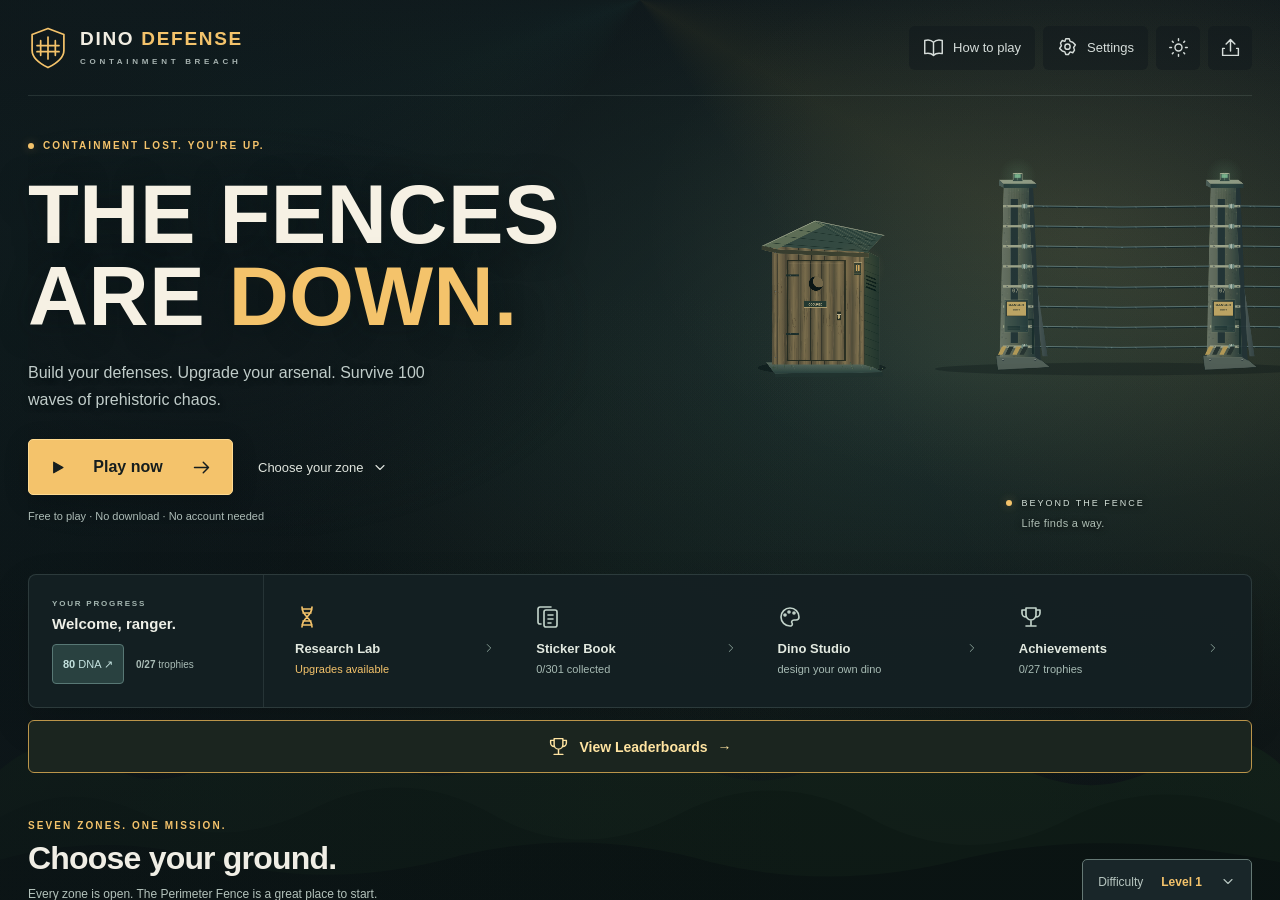
<file: index.html>
<!DOCTYPE html>
<html lang="en" prefix="og: https://ogp.me/ns#">
<head>
<meta charset="UTF-8">
<meta name="viewport" content="width=device-width, initial-scale=1.0, viewport-fit=cover">
<title>Dino Defense — The Fences Are Down. Now What?</title>
<meta name="description" content="The fences are down. The giants are loose. Build your defenses, unleash ten weapons, and face 100 waves of prehistoric chaos. Play Dino Defense free in your browser.">
<link rel="canonical" href="https://vibecodingmatt.github.io/dino-defense/">
<meta property="og:type" content="website">
<meta property="og:site_name" content="Dino Defense">
<meta property="og:locale" content="en_US">
<meta property="og:url" content="https://vibecodingmatt.github.io/dino-defense/">
<meta property="og:title" content="The fences are down. Now what? | Dino Defense">
<meta property="og:description" content="33 dinosaurs. Ten weapons. 100 waves. Build your last line of defense and find out what is waiting at wave 100. Play free — no download needed.">
<meta property="og:image" content="https://vibecodingmatt.github.io/dino-defense/assets/social/containment-breach-v1.jpg">
<meta property="og:image:secure_url" content="https://vibecodingmatt.github.io/dino-defense/assets/social/containment-breach-v1.jpg">
<meta property="og:image:type" content="image/jpeg">
<meta property="og:image:width" content="1200">
<meta property="og:image:height" content="630">
<meta property="og:image:alt" content="A T-Rex breaks through an electric jungle fence beside the words: The fences are down. Now what? Dino Defense. Play free in your browser.">
<meta name="twitter:card" content="summary_large_image">
<meta name="twitter:title" content="The fences are down. Now what? | Dino Defense">
<meta name="twitter:description" content="33 dinosaurs. Ten weapons. 100 waves. How long can you hold the line? Play free in your browser.">
<meta name="twitter:image" content="https://vibecodingmatt.github.io/dino-defense/assets/social/containment-breach-v1.jpg">
<meta name="twitter:image:alt" content="A T-Rex breaches an electric fence. The fences are down. Now what?">
<script type="application/ld+json">
{"@context":"https://schema.org","@type":"VideoGame","name":"Dino Defense","url":"https://vibecodingmatt.github.io/dino-defense/","description":"A free dinosaur tower defense game. Build and upgrade ten weapons across seven zones and survive 100 waves.","image":"https://vibecodingmatt.github.io/dino-defense/assets/social/containment-breach-v1.jpg","genre":["Tower defense","Strategy"],"gamePlatform":"Web browser","operatingSystem":"Any with a modern web browser","applicationCategory":"GameApplication","playMode":"SinglePlayer","isAccessibleForFree":true,"offers":{"@type":"Offer","price":"0","priceCurrency":"USD"}}
</script>
<link rel="stylesheet" href="style.css">
<link rel="stylesheet" href="home.css">
<link rel="stylesheet" href="leaderboards.css">
<link rel="stylesheet" href="experience.css">
<link rel="preload" as="image" href="assets/maps/sector7-facility.webp">
<link rel="icon" type="image/svg+xml" href="icons/favicon.svg">
<!-- installable PWA: add-to-home-screen, full-screen, offline -->
<link rel="manifest" href="manifest.json">
<meta name="theme-color" content="#101719">
<meta name="mobile-web-app-capable" content="yes">
<meta name="apple-mobile-web-app-capable" content="yes">
<meta name="apple-mobile-web-app-status-bar-style" content="black-translucent">
<meta name="apple-mobile-web-app-title" content="Dino Defense">
<link rel="apple-touch-icon" href="icons/icon-192.png">
</head>
<body>
<div id="app">

  <!-- top HUD -->
  <div id="hud" class="hidden">
    <span id="levelTitle">Level</span>
    <span class="stat" id="hWave">Wave 0/100</span>
    <span class="stat hidden" id="waveTicker" title="What the next wave brings: 🦖 ground · 🦅 flying · 🌊 swimming · 💀 boss"></span>
    <span class="stat" id="hCash">$0</span>
    <span class="stat" id="hDna" title="DNA is banked every wave — spend it on permanent upgrades in the Research Lab (island map)">0 DNA</span>
    <span class="stat" id="hLives">❤ 100</span>
    <span id="streakBadge" class="hidden" title="Clean-play streak: clear waves without leaks to grow your DNA bonus">🔥 ×1.0</span>
    <span id="invBadge" class="hidden">🛡 INVINCIBLE</span>
    <span class="spacer"></span>
    <button id="btnWave">▶ Start Wave 1</button>
    <span id="speedBtns">
      <button data-s="1" class="on">1×</button><button data-s="2">2×</button><button data-s="4">4×</button><button data-s="10">10×</button>
    </span>
    <button id="speedCycle" title="Game speed (tap to cycle)">1×</button>
    <button id="btnPause" aria-label="Pause game" title="Pause game">⏸</button>
    <button id="btnSkip" class="hidden" title="Level skip: instantly clear this wave">⏭ Skip</button>
    <button id="btnMute" title="Mute (M)">🔊</button>
    <button id="btnMenu">☰ Menu</button>
  </div>

  <div id="missionRail" class="hidden">
    <div class="chapter-row"><b id="chapterTitle"></b><span id="chapterGoal"></span></div>
    <p id="fieldThreat"></p>
  </div>
  <div id="fieldAnnouncement" class="sr-only" role="status" aria-live="polite"></div>
  <!-- game area -->
  <div id="main">
    <div id="stage">
      <canvas id="game" width="1280" height="720"></canvas>
      <button id="btnOverview" type="button" aria-pressed="false">Overview</button>
      <div id="fieldBrief" class="hidden"><p id="fieldBriefText"></p><button id="skipGuide" type="button">Skip guidance</button></div>
      <div id="buildUndo" class="hidden"><button id="undoPlacement" type="button">Undo placement · full refund</button></div>

      <div id="pausePrompt" class="hidden">
        <div class="pause-title">Game paused</div>
        <button id="btnResume" type="button"><span aria-hidden="true">▶</span> Resume game</button>
      </div>

      <!-- mobile map-zoom control (top-centre); shown by JS on touch devices -->
      <div id="zoomBar" class="hidden">
        <button class="zBtn" id="zoomOut" aria-label="Zoom out" title="Zoom out">−</button>
        <input id="zoomSlider" type="range" min="0.8" max="2.6" step="0.01" value="1" aria-label="Map zoom">
        <button class="zBtn" id="zoomIn" aria-label="Zoom in" title="Zoom in">+</button>
        <span class="zIcon" aria-hidden="true">🔍</span>
      </div>

      <!-- onboarding banner before the first wave -->
      <div id="startPrompt" class="hidden">
        <div class="sp-main"></div>
        <div class="sp-sub"></div>
      </div>

      <!-- floating menu that pops up over a tapped/clicked weapon -->
      <div id="towerPop" class="hidden">
        <button id="tpMute" title="Mute this weapon's sounds">🔊</button>
        <button id="tpClose" title="Close">✕</button>
        <div id="tpName"></div>
        <p id="tpRole"></p>
        <div id="tpHardware"><canvas width="160" height="104" aria-hidden="true"></canvas><div><b></b><span></span></div></div>
        <div id="tpStats"></div>
        <p id="tpContribution"></p>
        <p id="tpUpgradePreview"></p>
        <button id="up_main"></button>
        <div id="tpBranches"></div>
        <div class="tpRow">
          <button id="tpMode">Target: FIRST</button>
          <button id="tpSell">Sell</button>
        </div>
      </div>
    </div>
    <div id="towerDock"></div>

    <!-- tower shop -->
    <div id="shop" class="hidden">
      <div class="armory-heading"><h3>Armory</h3><button id="btnArmory" type="button" aria-expanded="false" aria-controls="shopCards">All weapons &amp; support</button></div>
      <p id="weaponHoldHint">Tap to select · Hold for details</p>
      <button id="btnArsenal" class="arsenal-open hidden">Inspect weapons &amp; upgrades <span>↗</span></button>
      <button id="btnFieldCreatures" class="arsenal-open hidden">Explore the dinosaurs <span>↗</span></button>
      <div id="shopCards"></div>

      <h3>Support</h3>
      <div id="airCard" title="Jets carpet-bomb the ENTIRE zone: one-shot-kills everything (even flyers) and rips 25% off bosses. Two calls per run.">
        <div class="ico">✈️</div>
        <div class="airInfo"><div class="nm">Air Strike</div><div class="cost"></div></div>
      </div>
      <div id="omegaCard" title="OMEGA: a giant robotic T-Rex materialises at the exit and stomps up the busiest lane, one-shotting every dinosaur it meets. Each kill wears it down, so a big horde can destroy it. Bosses only lose 30% and survive. Once per run, from wave 75.">
        <div class="ico">🦾</div>
        <div class="airInfo"><div class="nm">Ω Omega</div><div class="cost"></div></div>
      </div>

      <div class="hint">
        Click a weapon (or keys 1–9, 0), then click the map to build.
        Hold <b>Shift</b> to place several. Right-click / Esc cancels.
        <b>Space</b> starts a wave or pauses.
        Flyers need air-capable weapons!
      </div>
    </div>
  </div>
</div>

<dialog id="weaponInfo" aria-labelledby="wiName" aria-describedby="wiDescription" role="dialog">
  <button id="wiClose" type="button" aria-label="Close weapon details">✕</button>
  <p class="wi-eyebrow">ARMORY FIELD GUIDE</p>
  <div class="wi-heading"><canvas id="wiModel" width="336" height="224" aria-hidden="true"></canvas><div><h2 id="wiName"></h2><p id="wiStatus"></p></div></div>
  <div class="wi-facts"><span><small>PRICE</small><b id="wiPrice"></b></span><span><small>TARGETS</small><b id="wiTargets"></b></span><span><small>GROWTH</small><b id="wiUpgrades"></b></span></div>
  <p id="wiDescription"></p>
  <button id="wiSelect" type="button">Select weapon</button>
  <p id="wiPause"></p>
</dialog>

<!-- main menu -->
<div id="menu" data-scene="night">
  <!-- ambient, layered background (purely decorative) -->
  <div id="menuBg" aria-hidden="true">
    <div class="mb mb-sky"></div>
    <div class="mb mb-rays"></div>
    <div class="mb mb-glow"></div>
    <div class="mb mb-fog mb-fog1"></div>
    <div class="mb mb-fog mb-fog2"></div>
    <svg class="mb mb-trees" viewBox="0 0 1440 320" preserveAspectRatio="none" xmlns="http://www.w3.org/2000/svg">
      <path class="tree tree-far"  d="M0,320 L0,210 Q60,170 120,205 Q180,235 260,195 Q340,160 420,200 Q500,235 590,190 Q680,150 770,200 Q860,240 950,195 Q1040,155 1140,205 Q1240,245 1330,195 Q1390,170 1440,205 L1440,320 Z"/>
      <path class="tree tree-mid"  d="M0,320 L0,250 Q80,215 170,250 Q260,280 360,240 Q460,205 560,250 Q660,290 770,245 Q880,205 990,255 Q1100,295 1210,248 Q1320,210 1440,255 L1440,320 Z"/>
      <path class="tree tree-near" d="M0,320 L0,286 Q120,260 250,288 Q380,312 520,282 Q660,258 800,288 Q940,314 1090,284 Q1240,258 1440,288 L1440,320 Z"/>
    </svg>
    <canvas class="mb" id="menuDinos"></canvas>
    <div class="mb mb-spores" id="menuSpores"></div>
    <div class="mb mb-vignette"></div>
    <div class="mb mb-scan"></div>
  </div>

  <a class="skip-link" href="#zones">Skip to game locations</a>
  <div class="menuWrap">
    <header class="home-header">
      <a class="home-brand" href="./" aria-label="Dino Defense home"><svg class="ui-icon " aria-hidden="true"><use href="icons/interface.svg#brand"></use></svg><span>DINO <b>DEFENSE</b><small>CONTAINMENT BREACH</small></span></a>
      <nav class="home-utilities" aria-label="Help and options">
        <button id="btnTips" class="utility" aria-label="How to play" title="How to play"><svg class="ui-icon " aria-hidden="true"><use href="icons/interface.svg#book"></use></svg><span>How to play</span></button>
        <button id="btnSettings" class="utility" aria-label="Settings" title="Settings"><svg class="ui-icon " aria-hidden="true"><use href="icons/interface.svg#settings"></use></svg><span>Settings</span></button>
        <button id="sceneToggle" class="utility icon-only" title="Switch to day ambience" aria-label="Switch to day ambience" aria-pressed="false"><svg class="ui-icon " aria-hidden="true"><use href="icons/interface.svg#sun"></use></svg></button>
        <button id="btnShare" class="utility icon-only" title="Share Dino Defense" aria-label="Share Dino Defense"><svg class="ui-icon " aria-hidden="true"><use href="icons/interface.svg#share"></use></svg></button>
      </nav>
    </header>

    <section class="hero" aria-labelledby="homeTitle">
      <div class="hero-copy">
        <p class="eyebrow"><span class="status-dot"></span> CONTAINMENT LOST. YOU'RE UP.</p>
        <h1 id="homeTitle">THE FENCES<br>ARE <em>DOWN.</em></h1>
        <p class="hero-sub">Build your defenses. Upgrade your arsenal. Survive 100 waves of prehistoric chaos.</p>
        <div class="hero-actions">
          <button id="btnQuickPlay" class="play-button"><svg class="ui-icon " aria-hidden="true"><use href="icons/interface.svg#play"></use></svg><span id="quickPlayLabel">Play now</span><svg class="ui-icon " aria-hidden="true"><use href="icons/interface.svg#arrow"></use></svg></button>
          <a class="browse-zones" href="#zones">Choose your zone <svg class="ui-icon " aria-hidden="true"><use href="icons/interface.svg#down"></use></svg></a>
        </div>
        <p id="quickPlayHint" class="play-hint">Free to play · No download · No account needed</p>
      </div>
      <div class="scene-caption" aria-hidden="true"><span class="status-dot"></span> BEYOND THE FENCE <span>Life finds a way.</span></div>
    </section>

    <section class="ranger-hub" aria-label="Your ranger progress and collection">
      <div class="ranger-profile">
        <div class="profile-title"><span class="eyebrow">YOUR PROGRESS</span><span id="statBest">New ranger</span></div>
        <div class="statBar"><button id="menuDna" class="stat" title="Spend DNA in the Research Lab">0 DNA</button><span id="statAch">0 trophies</span></div>
      </div>
      <nav id="menuBtns" aria-label="Upgrades and collections">
        <button id="btnLab"><svg class="ui-icon fIco" aria-hidden="true"><use href="icons/interface.svg#dna"></use></svg><span class="fName">Research Lab</span><span class="fSub" id="fSubLab">Permanent upgrades</span><svg class="ui-icon nav-arrow" aria-hidden="true"><use href="icons/interface.svg#chevron"></use></svg></button>
        <button id="btnStickers"><svg class="ui-icon fIco" aria-hidden="true"><use href="icons/interface.svg#cards"></use></svg><span class="fName">Sticker Book</span><span class="fSub" id="fSubStick">Your collection</span><svg class="ui-icon nav-arrow" aria-hidden="true"><use href="icons/interface.svg#chevron"></use></svg></button>
        <button id="btnStudio"><svg class="ui-icon fIco" aria-hidden="true"><use href="icons/interface.svg#palette"></use></svg><span class="fName">Dino Studio</span><span class="fSub" id="fSubStudio">Create a dinosaur</span><svg class="ui-icon nav-arrow" aria-hidden="true"><use href="icons/interface.svg#chevron"></use></svg></button>
        <button id="btnAch"><svg class="ui-icon fIco" aria-hidden="true"><use href="icons/interface.svg#trophy"></use></svg><span class="fName">Achievements</span><span class="fSub" id="fSubAch">Your milestones</span><svg class="ui-icon nav-arrow" aria-hidden="true"><use href="icons/interface.svg#chevron"></use></svg></button>
      </nav>
    </section>

    <button id="btnLeaderboards" class="home-leaderboards"><svg class="ui-icon" aria-hidden="true"><use href="icons/interface.svg#trophy"></use></svg>View Leaderboards <span aria-hidden="true">→</span></button>

    <section id="zones" class="deck" aria-labelledby="zonesTitle" tabindex="-1">
      <div class="zone-heading">
        <div><p class="eyebrow">SEVEN ZONES. ONE MISSION.</p><h2 id="zonesTitle">Choose your ground.</h2><p id="mapHint">Every zone is open. The Perimeter Fence is a great place to start.</p></div>
        <details id="diffPick">
          <summary>Difficulty <b>Level <span class="selD">1</span></b><svg class="ui-icon " aria-hidden="true"><use href="icons/interface.svg#down"></use></svg></summary>
          <div class="difficulty-panel">
            <label class="diffTop" for="diffInput">Difficulty level <span class="diffHint">Higher is harder</span></label>
            <div id="diffCtl">
              <button data-d="-10" title="Decrease by 10" aria-label="Decrease difficulty by 10">«</button>
              <button data-d="-1" title="Decrease by 1" aria-label="Decrease difficulty by 1">−</button>
              <input id="diffInput" type="number" min="1" max="1000" value="1" aria-describedby="diffInfo">
              <button data-d="1" title="Increase by 1" aria-label="Increase difficulty by 1">+</button>
              <button data-d="10" title="Increase by 10" aria-label="Increase difficulty by 10">»</button>
              <button id="diffMax" title="Highest unlocked difficulty">MAX</button>
            </div>
            <div id="diffInfo"></div>
          </div>
        </details>
      </div>
      <div id="levelCards"></div>
    </section>

    <section class="home-how" aria-label="How the game works">
      <div><span>01</span><h3>Build your defense.</h3><p>Place ten types of weapons to cover the paths. Every kill funds your next upgrade.</p></div>
      <div><span>02</span><h3>Expect the unexpected.</h3><p>Ground, air, and water. 33 dinosaurs, giant bosses, and a final test at wave 100.</p></div>
      <div><span>03</span><h3>Come back stronger.</h3><p>Bank DNA for permanent research. Collect stickers and make your own dinosaurs.</p></div>
    </section>

    <button id="btnCreatures" class="creatures-open hidden"><span>BEYOND THE FENCE</span> Explore all 33 dinosaurs <b>↗</b></button>
    <footer class="menuFoot">
      <div class="footer-brand">DINO DEFENSE <span>Build. Upgrade. Survive.</span></div>
      <div class="footer-actions"><button id="btnInstall" class="utility hidden"><svg class="ui-icon " aria-hidden="true"><use href="icons/interface.svg#download"></use></svg><span class="instTxt">Install app</span></button><button id="verChip" class="utility" title="See what changed in recent updates"></button></div>
      <p class="foot">An affectionate homage to a certain dinosaur park that definitely spared no expense.</p>
    </footer>
    <p id="shareStatus" class="share-status" role="status" aria-live="polite"></p>
  </div>
</div>

<div id="shareDialog" class="modal hidden">
  <div class="modalBox"><button class="modalX" aria-label="Close share dialog">✕</button><h2>Send in reinforcements.</h2><p>Share Dino Defense with someone who thinks they can hold the line.</p><label for="shareUrl">Game link</label><input id="shareUrl" readonly value="https://vibecodingmatt.github.io/dino-defense/"><div class="modalBtns"><button id="copyGameLink" class="primary">Copy link</button></div><p id="copyLinkStatus" role="status"></p></div>
</div>
<noscript><div class="no-script">Dino Defense needs JavaScript to play. Enable JavaScript in your browser, then reload to enter the park.</div></noscript>

<!-- research lab -->
<div id="lab" class="modal hidden">
  <div class="modalBox">
    <button class="modalX" title="Close">✕</button>
    <h2>🧬 Research Lab</h2>
    <div class="sub">You have <b><span id="labDna">0 DNA</span></b>. DNA stays with you, even when the perimeter falls. Invest in stronger weapons, more starting cash, or a tougher bunker. Your next affordable upgrade is highlighted.</div>
    <div id="researchGoal"></div>
    <div id="labList"></div>
    <div class="modalBtns"><button id="labClose" class="primary">Done</button></div>
  </div>
</div>

<!-- achievements -->
<div id="achievements" class="modal hidden">
  <div class="modalBox">
    <button class="modalX" title="Close">✕</button>
    <h2>🏆 Achievements</h2>
    <div class="sub"><b><span id="achProg">0 / 0</span></b> unlocked. Complete these for permanent trophies — runs that use a developer cheat don't count.</div>
    <div id="achList"></div>
    <div class="modalBtns"><button id="achClose" class="primary">Done</button></div>
  </div>
</div>

<!-- sticker book -->
<div id="stickers" class="modal hidden">
  <div class="modalBox">
    <button class="modalX" title="Close">✕</button>
    <h2>📖 Sticker Book</h2>
    <div class="sub"><b><span id="stickProg">0 / 0</span></b> stickers collected. Land the <b>final blow</b> on each dinosaur with each weapon to earn its sticker — every weapon has its own signature takedown. <b>👆 Tap any earned sticker to flip out its animated trading card!</b> Greyed cells can't happen (ground-only weapons vs flyers, gas vs the gas-immune).</div>
    <div id="stickWrap"><table id="stickTable"></table></div>
    <div class="modalBtns"><button id="stickClose" class="primary">Done</button></div>
  </div>
</div>

<!-- sticker trading card (opened by tapping an earned sticker) -->
<div id="stickCard" class="modal hidden">
  <div id="cardBox">
    <button class="modalX" title="Close">✕</button>
    <canvas id="cardCv" width="720" height="800"></canvas>
    <div id="cardInfo"></div>
  </div>
</div>

<!-- dino studio -->
<div id="studio" class="modal hidden">
  <div class="modalBox">
    <button class="modalX" title="Close">✕</button>
    <h2>🎨 Dino Studio</h2>
    <div class="sub">Design your own dinosaurs! Pick a species, name it, choose its colors — each named design joins the invasion (one per wave) with its name overhead. Up to <b>3</b> designs.</div>
    <div id="studioList"></div>
    <div class="modalBtns"><button id="studioAdd">➕ New dino</button><button id="studioClose" class="primary">Done</button></div>
  </div>
</div>

<!-- tips / field manual -->
<div id="tips" class="modal hidden">
  <div class="modalBox">
    <button class="modalX" title="Close">✕</button>
    <h2>💡 Field Manual</h2>
    <div class="sub">Everything a ranger needs to hold the perimeter.</div>
    <div id="tipsList"></div>
    <div class="modalBtns"><button id="tipsClose" class="primary">Done</button></div>
  </div>
</div>

<!-- changelog -->
<div id="changelog" class="modal hidden">
  <div class="modalBox">
    <button class="modalX" title="Close">✕</button>
    <h2>📜 What's New</h2>
    <div class="sub">Bug fixes and enhancements, newest first.</div>
    <div id="clogList"></div>
    <div class="modalBtns"><button id="clogClose" class="primary">Done</button></div>
  </div>
</div>

<!-- iOS "Add to Home Screen" instructions -->
<div id="iosInstall" class="modal hidden">
  <div class="modalBox">
    <button class="modalX" title="Close">✕</button>
    <h2>📲 Add to Home Screen</h2>
    <div class="sub">Install Dino Defense to play full-screen and offline.</div>
    <ol class="iosSteps">
      <li>Tap the <b>Share</b> button
        <span class="iosIco"><svg viewBox="0 0 24 24" width="20" height="20" fill="none" stroke="currentColor" stroke-width="2" stroke-linecap="round" stroke-linejoin="round"><path d="M12 15V3"/><path d="M8 7l4-4 4 4"/><path d="M6 11H5a2 2 0 0 0-2 2v6a2 2 0 0 0 2 2h14a2 2 0 0 0 2-2v-6a2 2 0 0 0-2-2h-1"/></svg></span>
        in Safari's toolbar.</li>
      <li>Scroll down and choose <b>“Add to Home Screen”</b> <span class="iosIco">➕</span>.</li>
      <li>Tap <b>Add</b>, then launch Dino Defense from your Home Screen.</li>
    </ol>
    <p class="iosNote">This option lives in <b>Safari</b> only — not Chrome or Firefox on iPhone/iPad.</p>
    <div class="modalBtns"><button id="iosInstallClose" class="primary">Got it</button></div>
  </div>
</div>

<!-- settings -->
<div id="settings" class="modal hidden">
  <div class="modalBox">
    <button class="modalX" title="Close">✕</button>
    <h2>⚙ Settings</h2>
    <div class="sub">Saved automatically.</div>
    <label class="optRow">
      <input type="checkbox" id="optAuto" checked>
      <span>Auto-start waves <small>After every clear, the next wave begins in 3 seconds. Pause whenever you need a break.</small></span>
    </label>
    <label class="optRow"><input type="checkbox" id="optFieldGuide" checked><span>Opening guidance <small>Learn where to place your first defense.</small></span></label>
    <label class="optRow"><span>Combat labels <small>Essential keeps threats and big moments clear. Full includes hit damage and cash pickups.</small></span><select id="optCombatLabels"><option value="essential">Essential</option><option value="full">Full</option></select></label>
    <label class="optRow">
      <input type="checkbox" id="optMusic" checked>
      <span>Music <small>A cinematic orchestral score under the action.</small></span>
    </label>
    <label class="optRow">
      <input type="checkbox" id="optMute">
      <span>Mute all sound</span>
    </label>
    <label class="optRow">
      <input type="checkbox" id="optPreview" checked>
      <span>Incoming wave preview <small>See what's coming, with a warning if you need air defenses.</small></span>
    </label>
    <label class="optRow">
      <input type="checkbox" id="optCallouts" checked>
      <span>Multi-kill callouts <small>Celebrate when one weapon takes out several dinosaurs.</small></span>
    </label>
    <label class="optRow">
      <input type="checkbox" id="optSceneMotion" checked>
      <span>Animate home scenes <small>Pause the background dinosaurs and effects. Follows your device's reduced motion setting by default.</small></span>
    </label>
    <details class="advanced-settings"><summary>Advanced options</summary>
    <div class="optHead">🧪 Developer options <small>Tick the box below and enter the developer password once to reveal the cheats. Runs that use a cheat earn no DNA and no achievements.</small></div>
    <label class="optRow">
      <input type="checkbox" id="optDev">
      <span>🔓 Reveal developer options <small>Asks for the developer password. Once unlocked, the cheats below toggle freely.</small></span>
    </label>
    <div id="devOptions" class="hidden">
      <label class="optRow">
        <input type="checkbox" id="optInv">
        <span>🛡 Invincibility <small>Escaped dinosaurs deal no damage to your base.</small></span>
      </label>
      <label class="optRow">
        <input type="checkbox" id="optCash">
        <span>💰 Unlimited cash <small>Your funds never run out — build and upgrade freely.</small></span>
      </label>
      <label class="optRow">
        <input type="checkbox" id="optSkip">
        <span>⏭ Level skip <small>Unlocks every zone on the map and adds a Skip-Wave button to the HUD.</small></span>
      </label>
      <label class="optRow">
        <input type="checkbox" id="optStickAll">
        <span>📖 Preview all stickers <small>Shows every sticker (and its trading card) as unlocked in the Sticker Book — view-only, your real collection is untouched.</small></span>
      </label>
    </div>
    </details>
    <div class="optRow save-transfer">
      <button id="btnExport">Copy save code</button>
      <button id="btnImport">Import save code</button>
      <span><small>Back up your progress or move it to another browser/device.</small></span>
    </div>
    <div class="modalBtns">
      <button id="setClose" class="primary">Done</button>
      <button id="btnReset">⚠ Reset all progress</button>
    </div>
  </div>
</div>

<!-- defeat -->
<div id="gameover" class="modal hidden">
  <div class="modalBox">
    <h2>☠ CONTAINMENT FAILED</h2>
    <p id="defeatText"></p>
    <div id="defeatDebrief"></div>
    <div class="modalBtns">
      <button id="goRetry" class="primary">↻ Play Again</button>
      <button id="goLab">🧬 Spend DNA in the Lab</button>
      <button id="goAch">🏆 Achievements</button>
      <button id="goStick">📖 Sticker Book</button>
      <button id="goMenu">🗺 Island Map</button>
      <button id="goLeaderboard">View Leaderboards</button>
    </div>
  </div>
</div>

<!-- Full-viewport victory ceremony; its clock is separate from combat speed. -->
<div id="victoryShow" class="modal hidden">
  <canvas id="victorySky" aria-hidden="true"></canvas>
  <div class="victory-ceremony">
    <p class="victory-kicker" id="victoryKicker">OPERATION COMPLETE</p>
    <div class="victory-medal" aria-hidden="true">
      <svg viewBox="0 0 220 230">
        <defs><linearGradient id="medalGold" x2=".7" y2="1"><stop stop-color="#fff0b3"/><stop offset=".45" stop-color="#dfa64b"/><stop offset=".7" stop-color="#ffdfa0"/><stop offset="1" stop-color="#9d6c30"/></linearGradient></defs>
        <path class="medal-laurel" d="M52 188Q-3 143 27 64M168 188Q223 143 193 64"/>
        <g fill="url(#medalGold)">
          <path d="M36 151Q10 148 12 127Q36 132 36 151M28 125Q5 116 13 96Q33 108 28 125M29 98Q11 82 24 67Q38 84 29 98M36 77Q24 57 40 46Q49 65 36 77M48 60Q43 36 61 32Q63 51 48 60M45 174Q22 179 17 156Q39 157 45 174"/>
          <path d="M184 151Q210 148 208 127Q184 132 184 151M192 125Q215 116 207 96Q187 108 192 125M191 98Q209 82 196 67Q182 84 191 98M184 77Q196 57 180 46Q171 65 184 77M172 60Q177 36 159 32Q157 51 172 60M175 174Q198 179 203 156Q181 157 175 174"/>
          <path d="M110 11L178 41V113Q177 175 110 213Q43 175 42 113V41Z"/>
        </g>
        <path fill="#142b29" stroke="#fff0b3" stroke-width="1.2" d="M110 22L168 48V113Q165 166 110 201Q55 166 52 113V48Z"/>
        <path fill="none" stroke="#9b793d" d="M110 32L159 54V114Q155 158 110 189Q65 158 61 114V54Z"/>
        <path fill="url(#medalGold)" d="M82 66L89 45L103 59L110 39L117 59L131 45L138 66Z"/>
        <text x="110" y="128" text-anchor="middle" fill="url(#medalGold)" font-family="Arial,sans-serif" font-weight="900" font-size="53">100</text>
        <text x="110" y="150" text-anchor="middle" fill="#e8ca8c" font-family="Arial,sans-serif" font-size="12" letter-spacing="3">WAVES</text>
        <path fill="url(#medalGold)" d="M110 163L113 169L120 170L115 175L116 182L110 179L104 182L105 175L100 170L107 169Z"/>
      </svg>
    </div>
    <h2 id="victoryShowTitle">YOU HELD<br><span>THE LINE.</span></h2>
    <p class="victory-dedication">Against every tooth. Every claw. Every wave.</p>
    <p id="victoryOperation" class="victory-operation"></p>
    <div class="victory-highlights">
      <div><strong id="victoryKills">0</strong><span>Dinosaurs defeated</span></div>
      <div><strong id="victoryDNA">0</strong><span>DNA banked</span></div>
      <div><strong id="victoryHealth">0%</strong><span>Base health</span></div>
    </div>
    <button id="victorySkip" class="modalX victory-results">View results <span aria-hidden="true">→</span></button>
    <p class="victory-signoff">DINO DEFENSE · CONTAINMENT RESTORED</p>
  </div>
</div>

<!-- victory -->
<div id="victory" class="modal hidden">
  <div class="modalBox">
    <h2>🏆 ZONE SECURED</h2>
    <p id="victoryText"></p>
    <div id="victoryLeaderboard" class="hidden">
      <p id="victoryRankStatus" role="status"></p>
      <button id="vPostScore" class="primary">Enter your initials</button>
    </div>
    <div class="modalBtns">
      <button id="vNext" class="primary">➜ Next Difficulty</button>
      <button id="vLab">🧬 Spend DNA in the Lab</button>
      <button id="vAch">🏆 Achievements</button>
      <button id="vStick">📖 Sticker Book</button>
      <button id="vMenu">🗺 Island Map</button>
      <button id="vLeaderboard">View Leaderboards</button>
    </div>
  </div>
</div>

<!-- Worldwide arcade rankings. These share the homepage's modal focus stack. -->
<div id="leaderboards" class="modal hidden">
  <div class="modalBox arcade-board">
    <button class="modalX" title="Close">×</button>
    <p class="arcade-kicker">DINO DEFENSE · WORLDWIDE TOP 50</p>
    <h2>HIGH SCORES</h2>
    <p class="arcade-rules">Difficulty first, then wave reached, then health remaining.<br>✓ means all 100 waves cleared. Earlier entries win exact ties.</p>
    <div class="leaderboard-controls">
      <label for="leaderboardMap">CHOOSE YOUR ZONE</label>
      <select id="leaderboardMap"></select>
      <button id="refreshLeaderboards">Refresh</button>
    </div>
    <p id="leaderboardStatus" class="leaderboard-status" role="status" aria-live="polite"></p>
    <div class="leaderboard-scroll" tabindex="0" aria-label="High scores, scroll to see more">
      <table id="leaderboardTable" class="hidden">
        <caption class="sr-only">Worldwide rankings for the selected zone</caption>
        <thead><tr><th scope="col">#</th><th scope="col">INITIALS</th><th scope="col" aria-label="Difficulty">DIFF</th><th scope="col">WAVE</th><th scope="col" aria-label="Health remaining">HP</th></tr></thead>
        <tbody id="leaderboardRows"></tbody>
      </table>
    </div>
    <p id="leaderboardPersonal"></p>
    <p class="leaderboard-note">One best score per browser, per zone. Your player identity stays in this browser.</p>
    <div class="modalBtns">
      <button id="postPendingScore" class="primary hidden">Post saved result</button>
      <button id="closeLeaderboards">Close</button>
    </div>
  </div>
</div>
<div id="leaderboardEntry" class="modal hidden">
  <div class="modalBox arcade-board arcade-entry">
    <button class="modalX" title="Close">×</button>
    <p id="entryRank" class="arcade-kicker">YOU MADE THE TOP 50</p>
    <h2>ENTER YOUR INITIALS</h2>
    <p id="entrySummary"></p>
    <form id="arcadeEntryForm">
      <label for="arcadeInitials">YOUR THREE-CHARACTER INITIALS</label>
      <input id="arcadeInitials" type="text" maxlength="3" minlength="3" pattern="[A-Za-z0-9]{3}" required autocomplete="off" autocapitalize="characters" spellcheck="false" aria-describedby="initialsHint entryStatus">
      <p id="initialsHint" class="leaderboard-note">Letters A–Z and numbers 0–9 only. Your initials and score will be public.</p>
      <p id="entryStatus" class="leaderboard-status" role="status" aria-live="polite"></p>
      <div class="modalBtns">
        <button id="submitArcadeScore" class="primary" type="submit" disabled>POST HIGH SCORE</button>
        <button id="skipArcadeEntry" type="button">Maybe later</button>
      </div>
    </form>
  </div>
</div>

<!-- achievement toast -->
<div id="achToast" class="hidden"></div>

<div id="errbox" class="hidden"></div>

<script src="js/data.js"></script>
<script src="js/looks.js"></script>
<script src="js/tourists.js"></script>
<script src="js/tourist-fx.js"></script>
<script src="js/paddock-raptors.js"></script>
<script src="js/perimeter.js"></script>
<script src="js/sanctuary-scenes.js"></script>
<script src="js/arsenal.js"></script>
<script src="js/extinction.js"></script>
<script src="js/weapon-fx.js"></script>
<script src="js/draw.js"></script>
<script src="js/drex.js"></script>
<script src="js/creature-meshes.js"></script>
<script src="js/creature-species.js"></script>
<script src="js/creature-anatomy.js"></script>
<script src="js/creatures.js"></script>
<script src="js/dino-fx.js"></script>
<script src="js/audio-fx.js"></script>
<script src="js/home-scenery.js"></script>
<script src="js/endgame-fx.js"></script>
<script src="js/weapon-info.js"></script>
<script src="js/leaderboard-rules.js"></script>
<script src="js/leaderboards.js"></script>
<script src="js/experience.js"></script>
<script src="js/game.js"></script>
<script src="js/home.js"></script>
<script src="js/armory-guide.js"></script>
<script src="js/creature-guide.js"></script>
<script>
  // Register the service worker so the game is installable + works offline.
  // Registered relatively so it scopes correctly under the /dino-defense/ path.
  if ('serviceWorker' in navigator && location.protocol.startsWith('http')) {
    window.addEventListener('load', () => {
      navigator.serviceWorker.register('sw.js').catch((err) => console.warn('SW registration failed:', err));
    });
  }
</script>
</body>
</html>
</file>
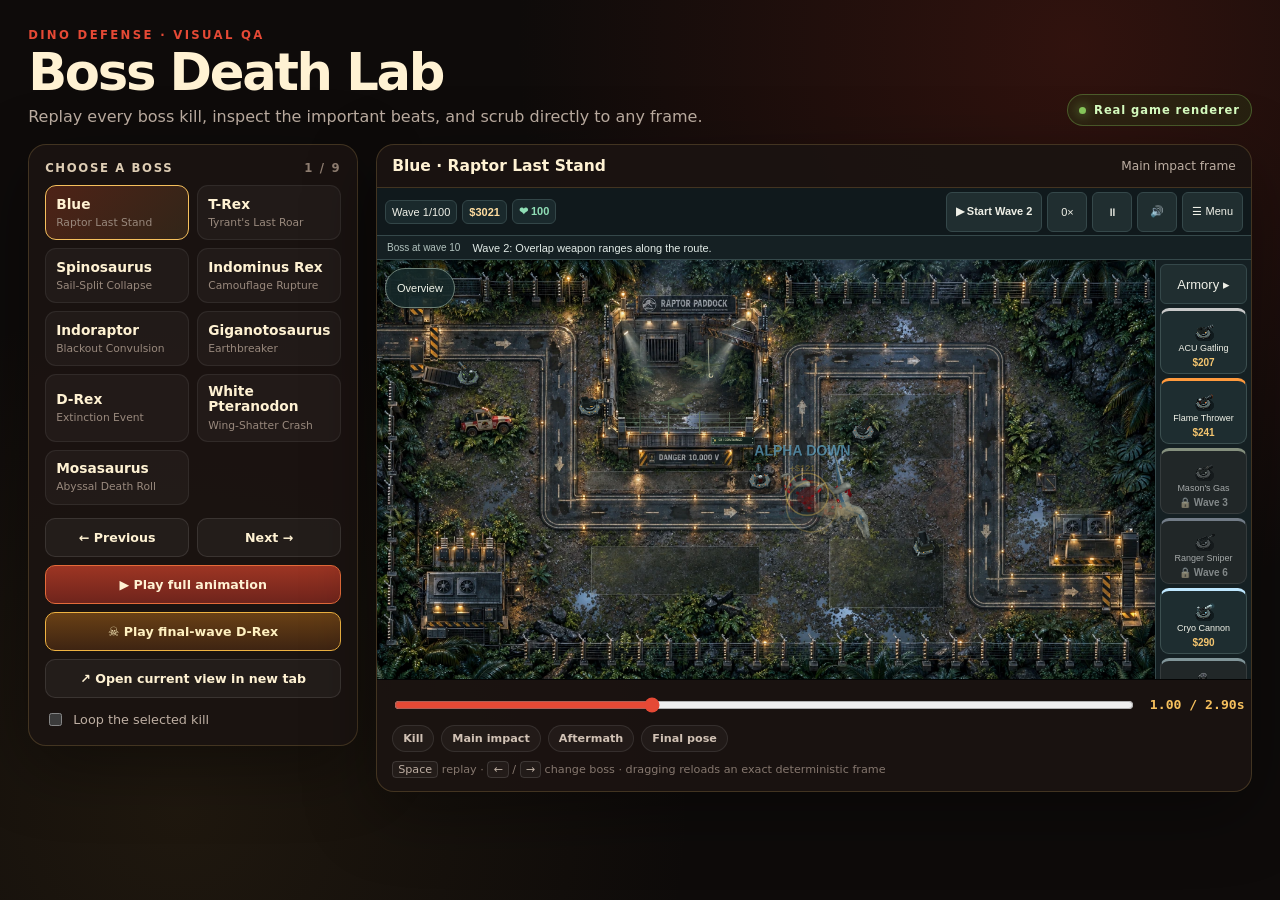
<file: boss-death-lab.html>
<!doctype html>
<html lang="en">
<head>
  <meta charset="utf-8">
  <meta name="viewport" content="width=device-width,initial-scale=1">
  <meta name="theme-color" content="#100b0a">
  <title>Boss Death Lab — Dino Defense</title>
  <style>
    :root {
      color-scheme: dark;
      --ink: #fff2d3;
      --muted: #bdaea2;
      --panel: rgba(27, 20, 17, .94);
      --line: rgba(245, 194, 109, .19);
      --gold: #f6c05d;
      --red: #e54935;
      --blood: #821e17;
      --green: #88c85c;
    }

    * { box-sizing: border-box; }

    html, body { min-height: 100%; }

    body {
      margin: 0;
      color: var(--ink);
      font-family: Inter, ui-sans-serif, system-ui, -apple-system, BlinkMacSystemFont, "Segoe UI", sans-serif;
      background:
        radial-gradient(circle at 84% 5%, rgba(142, 38, 24, .27), transparent 35rem),
        radial-gradient(circle at 14% 90%, rgba(121, 91, 38, .16), transparent 32rem),
        #0e0b0a;
    }

    button, input { font: inherit; }
    button { color: inherit; }

    .shell {
      width: min(1680px, 100%);
      margin: 0 auto;
      padding: clamp(16px, 2.2vw, 34px);
    }

    header {
      display: flex;
      align-items: flex-end;
      justify-content: space-between;
      gap: 24px;
      margin-bottom: 18px;
    }

    .eyebrow {
      margin: 0 0 5px;
      color: var(--red);
      font-size: .73rem;
      font-weight: 900;
      letter-spacing: .2em;
      text-transform: uppercase;
    }

    h1 {
      margin: 0;
      font-size: clamp(1.9rem, 4vw, 3.4rem);
      line-height: .98;
      letter-spacing: -.045em;
    }

    .subhead {
      max-width: 720px;
      margin: 10px 0 0;
      color: var(--muted);
      font-size: clamp(.9rem, 1.25vw, 1.05rem);
    }

    .real-badge {
      flex: none;
      display: inline-flex;
      align-items: center;
      gap: 8px;
      padding: 8px 11px;
      border: 1px solid rgba(136, 200, 92, .35);
      border-radius: 999px;
      color: #d9ffc2;
      background: rgba(50, 95, 32, .22);
      font-size: .72rem;
      font-weight: 900;
      letter-spacing: .08em;
      white-space: nowrap;
    }

    .real-badge::before {
      width: 7px;
      height: 7px;
      border-radius: 50%;
      background: var(--green);
      box-shadow: 0 0 12px var(--green);
      content: "";
    }

    .workspace {
      display: grid;
      grid-template-columns: minmax(245px, 330px) minmax(0, 1fr);
      gap: 18px;
      align-items: start;
    }

    .panel {
      border: 1px solid var(--line);
      border-radius: 18px;
      background: var(--panel);
      box-shadow: 0 20px 70px rgba(0, 0, 0, .36);
    }

    aside { padding: 16px; }

    .section-title {
      display: flex;
      align-items: center;
      justify-content: space-between;
      margin: 0 0 10px;
      color: #decdb4;
      font-size: .73rem;
      font-weight: 900;
      letter-spacing: .14em;
      text-transform: uppercase;
    }

    #bossCount { color: #8f7e71; }

    .boss-grid {
      display: grid;
      grid-template-columns: repeat(2, minmax(0, 1fr));
      gap: 8px;
    }

    .boss {
      min-height: 55px;
      padding: 9px 10px;
      border: 1px solid rgba(255, 255, 255, .07);
      border-radius: 11px;
      background: rgba(255, 255, 255, .035);
      text-align: left;
      cursor: pointer;
      transition: border-color .15s, background .15s, transform .15s;
    }

    .boss:hover { border-color: rgba(246, 192, 93, .48); transform: translateY(-1px); }
    .boss.active { border-color: var(--gold); background: linear-gradient(135deg, rgba(136, 53, 30, .48), rgba(246, 192, 93, .11)); }
    .boss strong { display: block; font-size: .86rem; line-height: 1.1; }
    .boss span { display: block; margin-top: 4px; color: #99897d; font-size: .67rem; }

    .side-actions {
      display: grid;
      grid-template-columns: 1fr 1fr;
      gap: 8px;
      margin-top: 13px;
    }

    .side-actions .wide { grid-column: 1 / -1; }

    .action {
      min-height: 39px;
      padding: 8px 11px;
      border: 1px solid rgba(255, 255, 255, .1);
      border-radius: 10px;
      background: rgba(255, 255, 255, .045);
      font-size: .79rem;
      font-weight: 800;
      cursor: pointer;
    }

    .action:hover { border-color: rgba(246, 192, 93, .56); }
    .action.primary { border-color: #e46b3a; background: linear-gradient(180deg, #9d3523, #6f241c); }
    .action.final { border-color: #efb342; color: #fff1c1; background: linear-gradient(180deg, #694015, #3e2412); }

    .check {
      display: flex;
      align-items: center;
      gap: 8px;
      margin-top: 12px;
      color: var(--muted);
      font-size: .8rem;
      cursor: pointer;
    }

    .check input { accent-color: var(--red); }

    main { min-width: 0; overflow: hidden; }

    .stage-head {
      display: flex;
      align-items: center;
      justify-content: space-between;
      gap: 16px;
      padding: 12px 15px;
      border-bottom: 1px solid var(--line);
    }

    #currentName { font-size: .97rem; font-weight: 900; }
    #status { color: var(--muted); font-size: .76rem; }

    .stage-wrap {
      position: relative;
      overflow: hidden;
      aspect-ratio: 16 / 9;
      background: #050505;
    }

    iframe {
      display: block;
      width: 100%;
      height: 100%;
      border: 0;
      background: #050505;
    }

    .timeline { padding: 15px; }

    .time-row {
      display: flex;
      align-items: center;
      gap: 14px;
    }

    #scrubber { width: 100%; accent-color: var(--red); cursor: ew-resize; }

    #timeReadout {
      width: 86px;
      color: var(--gold);
      font: 800 .82rem ui-monospace, SFMono-Regular, Consolas, monospace;
      text-align: right;
      white-space: nowrap;
    }

    .presets {
      display: flex;
      flex-wrap: wrap;
      gap: 7px;
      margin-top: 10px;
    }

    .preset {
      padding: 6px 10px;
      border: 1px solid rgba(255, 255, 255, .09);
      border-radius: 999px;
      color: #d1c2b5;
      background: rgba(255, 255, 255, .035);
      font-size: .7rem;
      font-weight: 800;
      cursor: pointer;
    }

    .preset:hover { border-color: var(--gold); color: var(--ink); }

    .hint {
      margin: 11px 0 0;
      color: #85776e;
      font-size: .7rem;
    }

    kbd {
      padding: 1px 5px;
      border: 1px solid rgba(255, 255, 255, .12);
      border-radius: 4px;
      color: #bdaea2;
      background: rgba(255, 255, 255, .04);
      font: inherit;
    }

    @media (max-width: 900px) {
      header { align-items: flex-start; }
      .workspace { grid-template-columns: 1fr; }
      aside { order: 2; }
      main { order: 1; }
      .boss-grid { grid-template-columns: repeat(3, minmax(0, 1fr)); }
    }

    @media (max-width: 560px) {
      .shell { padding: 12px; }
      header { display: block; }
      .real-badge { margin-top: 12px; }
      .boss-grid { grid-template-columns: repeat(2, minmax(0, 1fr)); }
      .stage-head { align-items: flex-start; flex-direction: column; gap: 3px; }
      .hint { display: none; }
    }
  </style>
</head>
<body>
  <div class="shell">
    <header>
      <div>
        <p class="eyebrow">Dino Defense · Visual QA</p>
        <h1>Boss Death Lab</h1>
        <p class="subhead">Replay every boss kill, inspect the important beats, and scrub directly to any frame.</p>
      </div>
      <span class="real-badge">Real game renderer</span>
    </header>

    <div class="workspace">
      <aside class="panel">
        <p class="section-title">Choose a boss <span id="bossCount">1 / 9</span></p>
        <div class="boss-grid" id="bossGrid"></div>

        <div class="side-actions">
          <button class="action" id="prevBoss" type="button">← Previous</button>
          <button class="action" id="nextBoss" type="button">Next →</button>
          <button class="action primary wide" id="play" type="button">▶ Play full animation</button>
          <button class="action final wide" id="finalDrex" type="button">☠ Play final-wave D-Rex</button>
          <button class="action wide" id="openView" type="button">↗ Open current view in new tab</button>
        </div>

        <label class="check"><input id="loop" type="checkbox"> Loop the selected kill</label>
      </aside>

      <main class="panel">
        <div class="stage-head">
          <span id="currentName">T-Rex · Tyrant's Last Roar</span>
          <span id="status" aria-live="polite">Impact frame</span>
        </div>
        <div class="stage-wrap">
          <iframe id="gameFrame" title="Dino Defense boss death preview" allow="autoplay"></iframe>
        </div>
        <div class="timeline">
          <div class="time-row">
            <input id="scrubber" type="range" min="0" max="4" step="0.05" value="1">
            <output id="timeReadout" for="scrubber">1.00 / 4.00s</output>
          </div>
          <div class="presets">
            <button class="preset" data-preset="kill" type="button">Kill</button>
            <button class="preset" data-preset="impact" type="button">Main impact</button>
            <button class="preset" data-preset="aftermath" type="button">Aftermath</button>
            <button class="preset" data-preset="settle" type="button">Final pose</button>
          </div>
          <p class="hint"><kbd>Space</kbd> replay · <kbd>←</kbd> / <kbd>→</kbd> change boss · dragging reloads an exact deterministic frame</p>
        </div>
      </main>
    </div>
  </div>

  <script>
    'use strict';

    const BOSSES = [
      {key:'blue', name:'Blue', title:'Raptor Last Stand', impact:.92, dur:2.9},
      {key:'trex', name:'T-Rex', title:"Tyrant's Last Roar", impact:1.08, dur:3.7},
      {key:'spinosaurus', name:'Spinosaurus', title:'Sail-Split Collapse', impact:1.14, dur:3.8},
      {key:'indominus', name:'Indominus Rex', title:'Camouflage Rupture', impact:1.46, dur:4},
      {key:'indoraptor', name:'Indoraptor', title:'Blackout Convulsion', impact:1.06, dur:3.2},
      {key:'giganotosaurus', name:'Giganotosaurus', title:'Earthbreaker', impact:1.76, dur:4.2},
      {key:'drex', name:'D-Rex', title:'Extinction Event', impact:2.85, dur:9.6},
      {key:'whiteptera', name:'White Pteranodon', title:'Wing-Shatter Crash', impact:1.55, dur:3.7},
      {key:'mosasaurus', name:'Mosasaurus', title:'Abyssal Death Roll', impact:1.34, dur:3.9}
    ];

    const $ = (selector) => document.querySelector(selector);
    const grid = $('#bossGrid');
    const frame = $('#gameFrame');
    const scrubber = $('#scrubber');
    const readout = $('#timeReadout');
    const status = $('#status');
    const query = new URLSearchParams(location.search);
    let selected = Math.max(0, BOSSES.findIndex((boss) => boss.key === query.get('boss')));
    let currentUrl = '';
    let loopTimer = 0;
    let scrubTimer = 0;
    let progressFrame = 0;
    let finalMode = false;

    function boss() { return BOSSES[selected]; }

    function previewUrl(time, play, final) {
      const url = new URL('index.html', location.href);
      url.searchParams.set('test', '1');
      url.searchParams.set('kill', Math.max(0, time).toFixed(2));
      url.searchParams.set('bosskey', boss().key);
      url.searchParams.set('deathphase', '.7');
      if (play) url.searchParams.set('killplay', '1');
      if (final) url.searchParams.set('final', '1');
      return url.href;
    }

    function updateReadout() {
      readout.value = `${Number(scrubber.value).toFixed(2)} / ${boss().dur.toFixed(2)}s`;
    }

    function trackPlayback(final) {
      const started = performance.now();
      const duration = boss().dur;
      const tick = (now) => {
        const elapsed = Math.min(duration, (now - started) / 1000);
        scrubber.value = String(elapsed);
        updateReadout();
        if (elapsed < duration) {
          progressFrame = requestAnimationFrame(tick);
        } else {
          status.textContent = final ? 'Finale complete · victory reveal' : 'Replay complete';
        }
      };
      progressFrame = requestAnimationFrame(tick);
      if ($('#loop').checked) {
        const padding = final ? 6 : .7;
        loopTimer = window.setTimeout(() => playSelected(final), (duration + padding) * 1000);
      }
    }

    function load(time, play = false, final = false) {
      window.clearTimeout(loopTimer);
      cancelAnimationFrame(progressFrame);
      finalMode = final;
      currentUrl = previewUrl(time, play, final);
      const requestedUrl = currentUrl;
      frame.onload = () => {
        if (play && requestedUrl === currentUrl) trackPlayback(final);
      };
      frame.src = currentUrl;
      scrubber.value = String(Math.min(time, boss().dur));
      updateReadout();

      if (play) {
        status.textContent = final ? 'Live · full wave-100 finish' : 'Live replay';
      } else {
        status.textContent = `Frozen frame · ${Number(time).toFixed(2)}s`;
      }
    }

    function showFrame(time) { load(Math.max(0, Math.min(time, boss().dur))); }

    function playSelected(final = false) {
      if (final && boss().key !== 'drex') selectBoss(BOSSES.findIndex((item) => item.key === 'drex'), false);
      load(0, true, final);
    }

    function presetTime(name) {
      const b = boss();
      if (name === 'kill') return .08;
      if (name === 'impact') return Math.min(b.dur, b.impact + .08);
      if (name === 'aftermath') return Math.min(b.dur - .35, b.impact + 1.15);
      return Math.max(0, b.dur - .8);
    }

    function showPreset(name) {
      showFrame(presetTime(name));
      status.textContent = `${name === 'impact' ? 'Main impact' : name[0].toUpperCase() + name.slice(1)} frame`;
    }

    function selectBoss(index, inspect = true) {
      selected = (index + BOSSES.length) % BOSSES.length;
      finalMode = false;
      const b = boss();
      document.querySelectorAll('.boss').forEach((button, i) => button.classList.toggle('active', i === selected));
      $('#bossCount').textContent = `${selected + 1} / ${BOSSES.length}`;
      $('#currentName').textContent = `${b.name} · ${b.title}`;
      scrubber.max = String(b.dur);
      if (inspect) showPreset('impact');
    }

    BOSSES.forEach((b, index) => {
      const button = document.createElement('button');
      button.className = 'boss';
      button.type = 'button';
      button.innerHTML = `<strong>${b.name}</strong><span>${b.title}</span>`;
      button.addEventListener('click', () => selectBoss(index));
      grid.append(button);
    });

    $('#prevBoss').addEventListener('click', () => selectBoss(selected - 1));
    $('#nextBoss').addEventListener('click', () => selectBoss(selected + 1));
    $('#play').addEventListener('click', () => playSelected(false));
    $('#finalDrex').addEventListener('click', () => playSelected(true));
    $('#openView').addEventListener('click', () => window.open(currentUrl, '_blank', 'noopener'));
    $('#loop').addEventListener('change', () => { if ($('#loop').checked) playSelected(finalMode); else window.clearTimeout(loopTimer); });

    document.querySelectorAll('[data-preset]').forEach((button) => {
      button.addEventListener('click', () => showPreset(button.dataset.preset));
    });

    scrubber.addEventListener('input', () => {
      updateReadout();
      status.textContent = `Seeking · ${Number(scrubber.value).toFixed(2)}s`;
      window.clearTimeout(scrubTimer);
      scrubTimer = window.setTimeout(() => showFrame(Number(scrubber.value)), 90);
    });

    document.addEventListener('keydown', (event) => {
      if (event.target.matches('input')) return;
      if (event.code === 'Space') { event.preventDefault(); playSelected(false); }
      if (event.code === 'ArrowLeft') selectBoss(selected - 1);
      if (event.code === 'ArrowRight') selectBoss(selected + 1);
    });

    selectBoss(selected, false);
    if (query.has('play')) playSelected(query.has('final'));
    else showPreset('impact');
  </script>
</body>
</html>
</file>
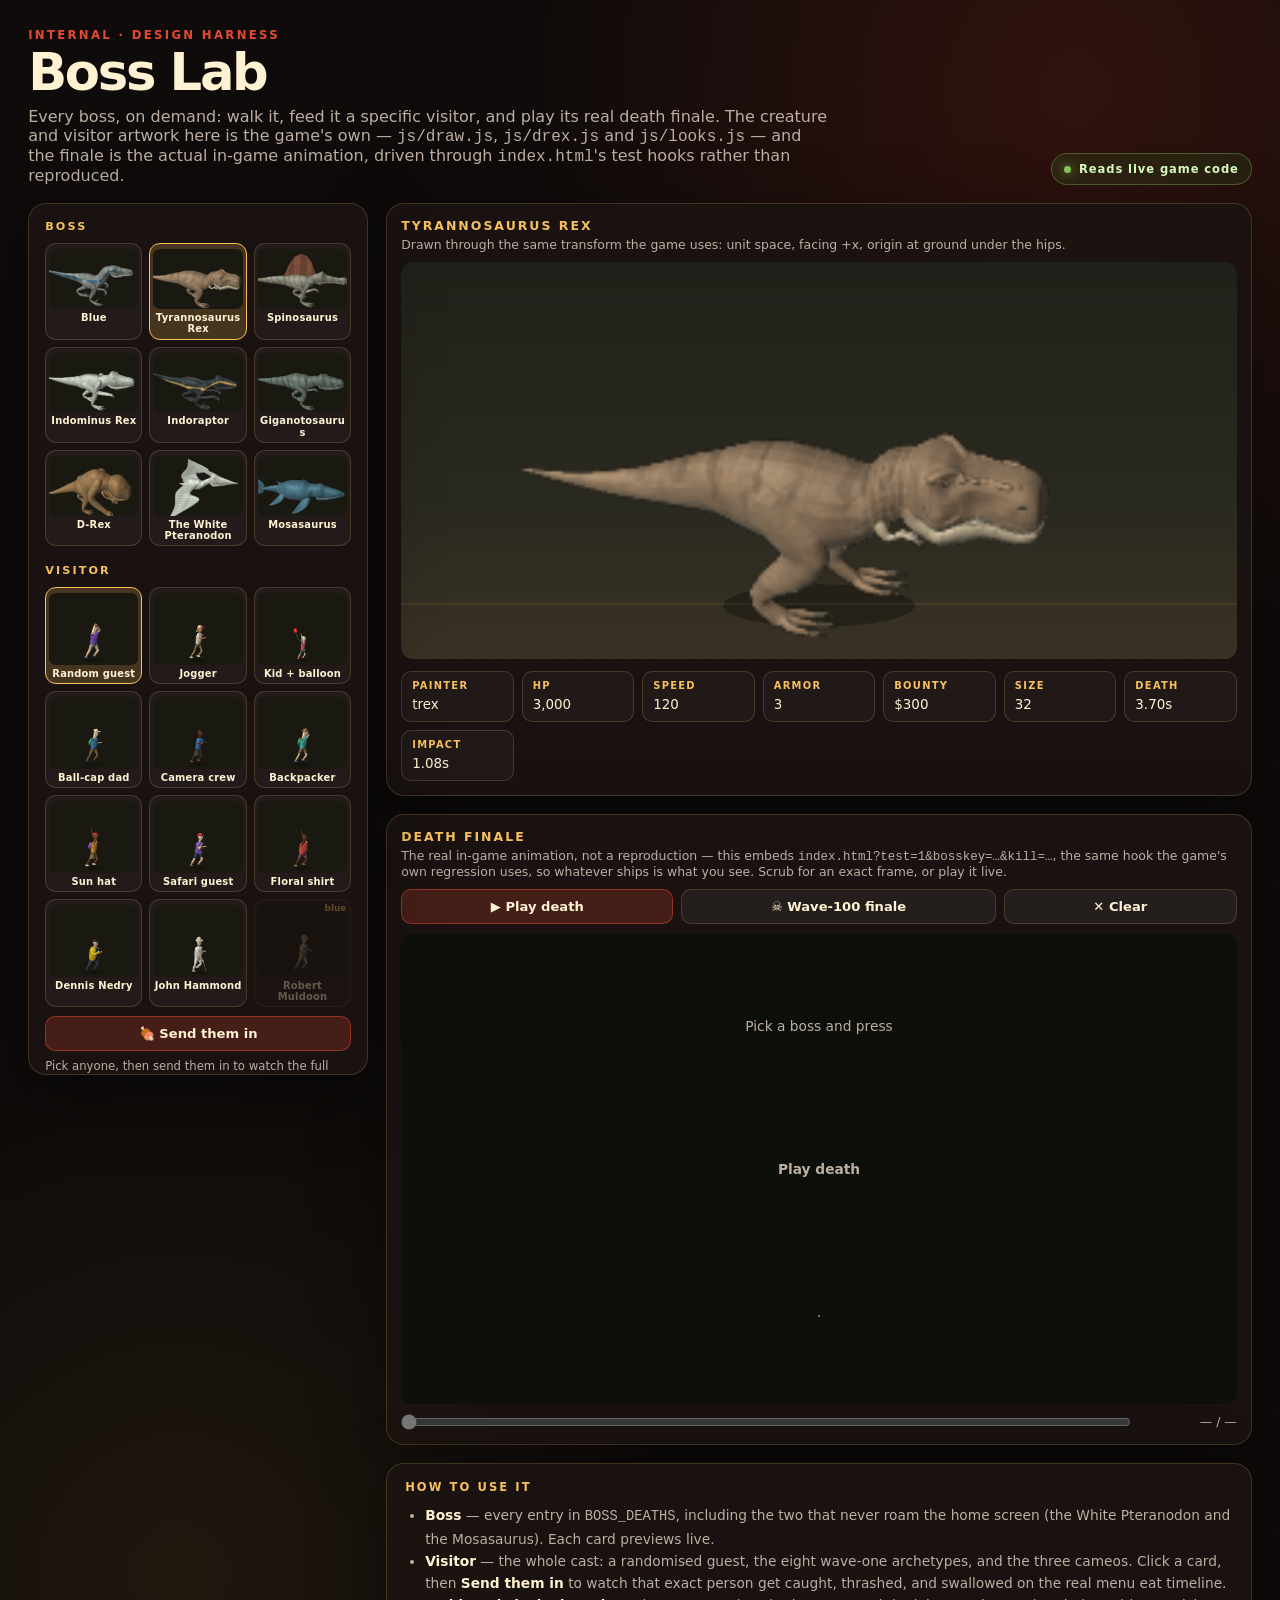
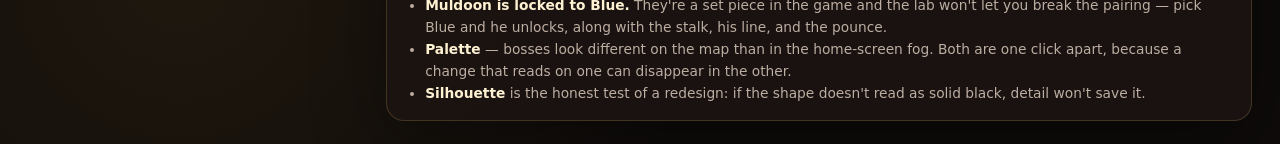
<file: boss-lab.html>
<!doctype html>
<html lang="en">
<head>
  <meta charset="utf-8">
  <meta name="viewport" content="width=device-width,initial-scale=1">
  <meta name="theme-color" content="#100b0a">
  <title>Boss Lab — Dino Defense</title>
  <style>
    :root {
      color-scheme: dark;
      --ink: #fff2d3; --muted: #bdaea2;
      --panel: rgba(27, 20, 17, .94); --line: rgba(245, 194, 109, .19);
      --gold: #f6c05d; --red: #e54935; --green: #88c85c;
    }
    * { box-sizing: border-box; }
    html, body { min-height: 100%; }
    body {
      margin: 0; color: var(--ink);
      font-family: Inter, ui-sans-serif, system-ui, -apple-system, "Segoe UI", sans-serif;
      background:
        radial-gradient(circle at 84% 5%, rgba(142, 38, 24, .27), transparent 35rem),
        radial-gradient(circle at 14% 90%, rgba(121, 91, 38, .16), transparent 32rem),
        #0e0b0a;
    }
    button, input, select { font: inherit; }
    button { color: inherit; }
    .shell { width: min(1720px, 100%); margin: 0 auto; padding: clamp(16px, 2.2vw, 34px); }

    header { display: flex; align-items: flex-end; justify-content: space-between; gap: 24px; margin-bottom: 18px; flex-wrap: wrap; }
    .eyebrow { margin: 0 0 5px; color: var(--red); font-size: .73rem; font-weight: 900; letter-spacing: .2em; text-transform: uppercase; }
    h1 { margin: 0; font-size: clamp(1.9rem, 4vw, 3.2rem); line-height: .98; letter-spacing: -.045em; }
    .subhead { max-width: 800px; margin: 10px 0 0; color: var(--muted); font-size: clamp(.9rem, 1.25vw, 1.02rem); }
    .badge {
      flex: none; display: inline-flex; align-items: center; gap: 8px; padding: 8px 12px;
      border: 1px solid rgba(136, 200, 92, .35); border-radius: 999px; color: #d9ffc2;
      background: rgba(50, 95, 32, .22); font-size: .72rem; font-weight: 900; letter-spacing: .08em; white-space: nowrap;
    }
    .badge::before { width: 7px; height: 7px; border-radius: 50%; background: var(--green); box-shadow: 0 0 12px var(--green); content: ""; }

    .workspace { display: grid; grid-template-columns: minmax(260px, 340px) minmax(0, 1fr); gap: 18px; align-items: start; }
    @media (max-width: 1060px) { .workspace { grid-template-columns: 1fr; } }
    .panel { border: 1px solid var(--line); border-radius: 18px; background: var(--panel); box-shadow: 0 20px 70px rgba(0,0,0,.36); }
    aside { padding: 16px; position: sticky; top: 14px; max-height: calc(100vh - 28px); overflow-y: auto; }
    .section-title { margin: 0 0 10px; font-size: .70rem; font-weight: 900; letter-spacing: .19em; text-transform: uppercase; color: var(--gold); }
    .group { margin-bottom: 18px; } .group:last-child { margin-bottom: 0; }

    label.row { display: block; margin-bottom: 11px; font-size: .82rem; color: var(--muted); }
    label.row span.val { float: right; color: var(--ink); font-variant-numeric: tabular-nums; }
    input[type=range] { width: 100%; margin-top: 6px; accent-color: var(--gold); }
    select { width: 100%; margin-top: 6px; padding: 7px 9px; border-radius: 9px; border: 1px solid var(--line); background: rgba(255,255,255,.05); color: var(--ink); }

    .btnrow { display: flex; flex-wrap: wrap; gap: 8px; }
    .btn { flex: 1 1 auto; padding: 9px 12px; border-radius: 10px; cursor: pointer; border: 1px solid var(--line);
           background: rgba(255,255,255,.05); font-size: .82rem; font-weight: 700; transition: background .15s, border-color .15s; }
    .btn:hover { background: rgba(246,192,93,.14); border-color: rgba(246,192,93,.4); }
    .btn.on { background: rgba(246,192,93,.2); border-color: var(--gold); color: #fff; }
    .btn.primary { background: rgba(229,73,53,.22); border-color: rgba(229,73,53,.5); }
    .btn.primary:hover { background: rgba(229,73,53,.35); }
    .btn:disabled { opacity: .38; cursor: not-allowed; }
    .btn:disabled:hover { background: rgba(255,255,255,.05); border-color: var(--line); }

    /* boss + visitor pickers: clickable cards with live canvas previews */
    .picker { display: grid; grid-template-columns: repeat(3, 1fr); gap: 7px; }
    .pick { position: relative; padding: 5px 3px 4px; border-radius: 11px; cursor: pointer; border: 1px solid var(--line);
            background: rgba(255,255,255,.04); text-align: center; transition: background .15s, border-color .15s; }
    .pick:hover { background: rgba(246,192,93,.12); }
    .pick.on { background: rgba(246,192,93,.20); border-color: var(--gold); }
    .pick canvas { display: block; width: 100%; height: auto; border-radius: 7px; }
    .pick b { display: block; margin-top: 3px; font-size: .62rem; font-weight: 800; letter-spacing: .02em;
              line-height: 1.15; color: var(--ink); overflow-wrap: anywhere; }
    .pick.locked { opacity: .32; cursor: not-allowed; }
    .pick.locked:hover { background: rgba(255,255,255,.04); }
    .pick .tie { position: absolute; top: 3px; right: 4px; font-size: .55rem; font-weight: 900; color: var(--gold); }

    .stage { padding: 14px; }
    .stage h2 { margin: 0 0 4px; font-size: .78rem; letter-spacing: .16em; text-transform: uppercase; color: var(--gold); }
    .stage p.note { margin: 0 0 10px; font-size: .78rem; color: var(--muted); }
    canvas.main { display: block; width: 100%; height: auto; border-radius: 12px; background: #11100d; }

    .deathwrap { margin-top: 18px; }
    .frame { position: relative; width: 100%; aspect-ratio: 16 / 9; border-radius: 12px; overflow: hidden; background: #0c0f0a; }
    .frame iframe { position: absolute; inset: 0; width: 100%; height: 100%; border: 0; }
    .frame .idle { position: absolute; inset: 0; display: grid; place-items: center; color: var(--muted); font-size: .86rem; text-align: center; padding: 20px; }
    .scrub { display: flex; align-items: center; gap: 10px; margin-top: 10px; }
    .scrub input[type=range] { flex: 1; margin: 0; }
    .scrub .t { min-width: 96px; text-align: right; font-size: .78rem; color: var(--muted); font-variant-numeric: tabular-nums; }

    .facts { display: grid; grid-template-columns: repeat(auto-fit, minmax(112px, 1fr)); gap: 8px; margin-top: 12px; }
    .fact { padding: 8px 10px; border: 1px solid var(--line); border-radius: 10px; background: rgba(255,255,255,.03); }
    .fact b { display: block; font-size: .62rem; letter-spacing: .13em; text-transform: uppercase; color: var(--gold); margin-bottom: 3px; }
    .fact span { font-size: .84rem; font-variant-numeric: tabular-nums; }
    .notes { margin-top: 18px; padding: 16px 18px; }
    .notes h3 { margin: 0 0 10px; font-size: .72rem; letter-spacing: .18em; text-transform: uppercase; color: var(--gold); }
    .notes ul { margin: 0; padding-left: 20px; color: var(--muted); font-size: .86rem; line-height: 1.6; }
    .notes b { color: var(--ink); }
  </style>
</head>
<body>
<div class="shell">
  <header>
    <div>
      <p class="eyebrow">Internal · design harness</p>
      <h1>Boss Lab</h1>
      <p class="subhead">
        Every boss, on demand: walk it, feed it a specific visitor, and play its real death finale.
        The creature and visitor artwork here is the game's own — <code>js/draw.js</code>,
        <code>js/drex.js</code> and <code>js/looks.js</code> — and the finale is the actual in-game
        animation, driven through <code>index.html</code>'s test hooks rather than reproduced.
      </p>
    </div>
    <span class="badge">Reads live game code</span>
  </header>

  <div class="workspace">
    <aside class="panel">
      <div class="group">
        <p class="section-title">Boss</p>
        <div class="picker" id="bossPick"></div>
      </div>

      <div class="group">
        <p class="section-title">Visitor</p>
        <div class="picker" id="tourPick"></div>
        <div class="btnrow" style="margin-top:9px">
          <button class="btn primary" id="btnFeed">🍖 Send them in</button>
        </div>
        <p class="note" style="margin:8px 0 0;font-size:.73rem;color:var(--muted)" id="tourNote"></p>
      </div>

      <div class="group">
        <p class="section-title">Playback</p>
        <div class="btnrow">
          <button class="btn on" id="btnPlay">⏸ Pause</button>
          <button class="btn" id="btnRoar">🗣 Roar</button>
        </div>
        <label class="row" style="margin-top:12px">Gait speed <span class="val" id="vSpeed">1.00×</span>
          <input type="range" id="rSpeed" min="0" max="3" step="0.01" value="1"></label>
        <label class="row">Walk phase <span class="val" id="vPhase">0.00</span>
          <input type="range" id="rPhase" min="0" max="6.2832" step="0.001" value="0"></label>
        <label class="row">Scale <span class="val" id="vScale">150</span>
          <input type="range" id="rScale" min="60" max="300" step="1" value="150"></label>
      </div>

      <div class="group">
        <p class="section-title">Presentation</p>
        <label class="row">Palette
          <select id="selPal">
            <option value="game">In-game (DINOS palette)</option>
            <option value="menu">Home-screen fog palette</option>
          </select></label>
        <label class="row">Backdrop
          <select id="selBg">
            <option value="arena">Arena dirt</option>
            <option value="dark">Dark void</option>
            <option value="light">Light box</option>
            <option value="grid">Blueprint grid</option>
          </select></label>
        <div class="picker" style="grid-template-columns:1fr 1fr;margin-top:10px">
          <button class="btn" id="btnSil">◼ Silhouette</button>
          <button class="btn on" id="btnGround">▁ Ground</button>
        </div>
      </div>
    </aside>

    <div>
      <section class="panel stage">
        <h2 id="stageTitle">—</h2>
        <p class="note">Drawn through the same transform the game uses: unit space, facing +x, origin at ground under the hips.</p>
        <canvas class="main" id="cv" width="1180" height="560"></canvas>
        <div class="facts" id="facts"></div>
      </section>

      <section class="panel stage deathwrap">
        <h2>Death finale</h2>
        <p class="note">
          The real in-game animation, not a reproduction — this embeds
          <code>index.html?test=1&amp;bosskey=…&amp;kill=…</code>, the same hook the game's own
          regression uses, so whatever ships is what you see. Scrub for an exact frame, or play it live.
        </p>
        <div class="btnrow" style="margin-bottom:10px">
          <button class="btn primary" id="btnPlayDeath">▶ Play death</button>
          <button class="btn" id="btnFinal">☠ Wave-100 finale</button>
          <button class="btn" id="btnClearDeath">✕ Clear</button>
        </div>
        <div class="frame"><div class="idle" id="deathIdle">Pick a boss and press <b>Play death</b>.</div></div>
        <div class="scrub">
          <input type="range" id="deathScrub" min="0" max="4" step="0.02" value="0" disabled>
          <span class="t" id="deathT">— / —</span>
        </div>
      </section>

      <section class="panel notes">
        <h3>How to use it</h3>
        <ul>
          <li><b>Boss</b> — every entry in <code>BOSS_DEATHS</code>, including the two that never roam the home screen (the White Pteranodon and the Mosasaurus). Each card previews live.</li>
          <li><b>Visitor</b> — the whole cast: a randomised guest, the eight wave-one archetypes, and the three cameos. Click a card, then <b>Send them in</b> to watch that exact person get caught, thrashed, and swallowed on the real menu eat timeline.</li>
          <li><b>Muldoon is locked to Blue.</b> They're a set piece in the game and the lab won't let you break the pairing — pick Blue and he unlocks, along with the stalk, his line, and the pounce.</li>
          <li><b>Palette</b> — bosses look different on the map than in the home-screen fog. Both are one click apart, because a change that reads on one can disappear in the other.</li>
          <li><b>Silhouette</b> is the honest test of a redesign: if the shape doesn't read as solid black, detail won't save it.</li>
        </ul>
      </section>
    </div>
  </div>
</div>

<script src="js/data.js"></script>
<script src="js/looks.js"></script>
<script src="js/tourists.js"></script>
<script src="js/draw.js"></script>
<script src="js/drex.js"></script>
<script src="js/creature-meshes.js"></script>
<script src="js/creature-species.js"></script>
<script src="js/creature-anatomy.js"></script>
<script src="js/creatures.js"></script>
<script>
'use strict';
const $ = (s) => document.querySelector(s);
const rnd = (a, b) => a + Math.random() * (b - a);
const clamp01 = (v, a, b) => Math.max(a, Math.min(b, v));

/* ---- roster -------------------------------------------------------
   Sourced from the game's own tables so a boss added to DINOS/BOSS_DEATHS
   shows up here without touching this file. `dur`/`impact` mirror
   BOSS_DEATHS, which game.js owns; they're only used to size the scrubber. */
const DEATHS = {
  blue:{dur:2.9,impact:.92}, trex:{dur:3.7,impact:1.08}, spinosaurus:{dur:3.8,impact:1.14},
  indominus:{dur:4.0,impact:1.46}, indoraptor:{dur:3.2,impact:1.06},
  giganotosaurus:{dur:4.2,impact:1.76}, drex:{dur:9.6,impact:2.85},
  whiteptera:{dur:3.7,impact:1.55}, mosasaurus:{dur:3.9,impact:1.34},
};
const BOSSES = Object.keys(DEATHS)
  .filter(k => typeof DINOS !== 'undefined' && DINOS[k])
  .map(k => ({key: k, def: DINOS[k], short: DINOS[k].name.split('—')[0].trim()}));

// the home-screen fog recolour, mirroring spawnMenuDino()
function menuPal(def){
  if (def.painter === 'trex')   return {body:'#615e49', belly:'#80795b', accent:'#30362b'};
  if (def.painter === 'mutant') return {body:'#776344', belly:'#967653', accent:'#40352a'};
  return {body: shade(def.pal.body, -0.10), belly: shade(def.pal.belly, -0.24), accent: def.pal.accent};
}

/* Visitor roster. The eight archetypes mirror the wave-one evacuation cast in
   game.js spawnTourists(); the cameos come straight from looks.js. */
const VISITORS = [
  {id:'random',   name:'Random guest', make:s => randomTouristLook(s)},
  {id:'jogger',   name:'Jogger',       make:s => arche(s, {arms:'pump', hairStyle:'pony', hat:'visor', bottomType:'shorts', tall:1.04, build:0.88, shoeC:'#efe9dc'})},
  {id:'kid',      name:'Kid + balloon',make:s => arche(s * 0.72, {arms:'flail', hairStyle:'pig', kid:true, balloon:true, bottomType:'shorts', tall:0.9, build:0.95, shoeC:'#c4433b'})},
  {id:'cap',      name:'Ball-cap dad', make:s => arche(s, {arms:'hathold', hairStyle:'short', hat:'cap', bottomType:'pants', tall:1, build:1, shoeC:'#2e2e34'})},
  {id:'camera',   name:'Camera crew',  make:s => arche(s, {arms:'camera', hairStyle:'bob', glasses:true, bottomType:'skirt', tall:0.98, build:0.92, shoeC:'#7a4a2a', camera:true})},
  {id:'backpack', name:'Backpacker',   make:s => arche(s, {arms:'clutch', hairStyle:'curls', pack:'backpack', bottomType:'shorts', tall:1.02, build:1.02, shoeC:'#3d5f9e'})},
  {id:'sunhat',   name:'Sun hat',      make:s => arche(s, {arms:'flail', hairStyle:'long', hat:'sun', bottomType:'skirt', tall:1.02, build:0.9, shoeC:'#efe9dc'})},
  {id:'safari',   name:'Safari guest', make:s => arche(s, {arms:'pump', hairStyle:'bun', hat:'safari', camera:true, pack:'fanny', bottomType:'shorts', tall:1, build:1.08, shoeC:'#7a4a2a'})},
  {id:'floral',   name:'Floral shirt', make:s => arche(s, {arms:'flail', hairStyle:'bald', glasses:true, floral:true, belly:true, bottomType:'shorts', tall:0.95, build:1.25, shoeC:'#8a6a3f'})},
  {id:'nedry',    name:'Dennis Nedry', make:s => nedryLook(s)},
  {id:'hammond',  name:'John Hammond', make:s => hammondLook(s)},
  {id:'muldoon',  name:'Robert Muldoon', only:'blue', make:s => muldoonLook(s)},
];
function arche(size, over){
  const u = randomTouristLook(size, !over.kid);
  Object.assign(u, over);
  if (over.floral) u.shirt = '#e8574f';
  if (over.belly) u.build = Math.max(u.build, 1.15);
  u.size = size;
  return u;
}

const state = {
  boss: 'trex', visitor: 'random', playing: true, speed: 1, phase: 0, scale: 150,
  pal: 'game', bg: 'arena', silhouette: false, ground: true,
  entranceT: 0, eat: null, hunt: null, victim: null, puffs: [], props: [],
};

/* ================= boss + visitor pickers ================= */
function bossCard(b){
  const el = document.createElement('div');
  el.className = 'pick' + (b.key === state.boss ? ' on' : '');
  el.innerHTML = `<b>${b.short}</b>`;
  const cv = document.createElement('canvas');
  cv.width = 180; cv.height = 120;
  el.insertBefore(cv, el.firstChild);
  const c = cv.getContext('2d');
  c.fillStyle = '#191811'; c.fillRect(0, 0, 180, 120);
  c.save(); c.translate(90, 104);
  const s = b.def.painter === 'blue' || b.def.painter === 'indoraptor' ? 46 : 40;
  c.scale(s, s);
  try { PAINTERS[b.def.painter](c, {size:1, pal:b.def.pal, feat:b.def.feat || {}, entranceT:0, eat:null}, 0.7); }
  catch (err) { console.error(b.key, err); }
  c.restore();
  el.addEventListener('click', () => selectBoss(b.key));
  return el;
}
function visitorCard(v){
  const locked = v.only && v.only !== state.boss;
  const el = document.createElement('div');
  el.className = 'pick' + (v.id === state.visitor ? ' on' : '') + (locked ? ' locked' : '');
  el.innerHTML = `<b>${v.name}</b>` + (v.only ? `<span class="tie">${v.only}</span>` : '');
  const cv = document.createElement('canvas');
  cv.width = 150; cv.height = 120;
  el.insertBefore(cv, el.firstChild);
  const c = cv.getContext('2d');
  c.fillStyle = '#191811'; c.fillRect(0, 0, 150, 120);
  if (!v._look) v._look = v.make(34);
  c.save(); c.translate(75, 112);
  try { drawTourist(c, v._look, 0, 0, 1, 0.6, 1, 0); } catch (err) { console.error(v.id, err); }
  c.restore();
  if (!locked) el.addEventListener('click', () => { state.visitor = v.id; buildVisitors(); });
  return el;
}
function buildBosses(){
  const host = $('#bossPick'); host.textContent = '';
  for (const b of BOSSES) host.appendChild(bossCard(b));
}
function buildVisitors(){
  const host = $('#tourPick'); host.textContent = '';
  for (const v of VISITORS) host.appendChild(visitorCard(v));
  const v = VISITORS.find(x => x.id === state.visitor);
  $('#tourNote').textContent = v && v.only
    ? `${v.name} only ever appears with ${v.only} — they're a set piece, so the lab keeps them together.`
    : 'Pick anyone, then send them in to watch the full catch → thrash → gulp.';
}
function selectBoss(key){
  state.boss = key;
  state.eat = null; state.hunt = null; state.victim = null; state.puffs.length = 0;
  // Muldoon is Blue's alone — drop him the moment you leave her
  const v = VISITORS.find(x => x.id === state.visitor);
  if (v && v.only && v.only !== key) state.visitor = 'random';
  buildBosses(); buildVisitors(); refreshFacts(); clearDeath();
  const b = BOSSES.find(x => x.key === key);
  $('#stageTitle').textContent = b ? b.def.name : '—';
}
function refreshFacts(){
  const b = BOSSES.find(x => x.key === state.boss); if (!b) return;
  const d = DEATHS[state.boss], f = b.def;
  $('#facts').innerHTML = [
    ['Painter', f.painter], ['HP', f.hp.toLocaleString()], ['Speed', f.speed],
    ['Armor', f.armor], ['Bounty', '$' + f.bounty], ['Size', f.size],
    ['Death', d.dur.toFixed(2) + 's'], ['Impact', d.impact.toFixed(2) + 's'],
  ].map(([k, v]) => `<div class="fact"><b>${k}</b><span>${v}</span></div>`).join('');
}

/* ================= the stage ================= */
const cv = $('#cv'), ctx = cv.getContext('2d');
const W = cv.width, H = cv.height, GY = H * 0.86;
const off = document.createElement('canvas'), offCtx = off.getContext('2d');

function bossDef(){ return (BOSSES.find(b => b.key === state.boss) || BOSSES[0]).def; }
function palOf(){ const def = bossDef(); return state.pal === 'menu' ? menuPal(def) : def.pal; }
function dinoObj(){
  return {size:1, pal:palOf(), feat:bossDef().feat || {}, entranceT:state.entranceT, eat:state.eat};
}
function paintBackdrop(){
  if (state.bg === 'light'){ ctx.fillStyle = '#e8e4da'; ctx.fillRect(0,0,W,H); return; }
  if (state.bg === 'dark'){ ctx.fillStyle = '#0b0a09'; ctx.fillRect(0,0,W,H); return; }
  if (state.bg === 'grid'){
    ctx.fillStyle = '#0d1420'; ctx.fillRect(0,0,W,H);
    ctx.strokeStyle = 'rgba(120,180,255,.14)'; ctx.lineWidth = 1;
    for (let x=0;x<W;x+=40){ ctx.beginPath(); ctx.moveTo(x,0); ctx.lineTo(x,H); ctx.stroke(); }
    for (let y=0;y<H;y+=40){ ctx.beginPath(); ctx.moveTo(0,y); ctx.lineTo(W,y); ctx.stroke(); }
    return;
  }
  const g = ctx.createLinearGradient(0,0,0,H);
  g.addColorStop(0,'#20211a'); g.addColorStop(.62,'#2b2a20'); g.addColorStop(1,'#3a3225');
  ctx.fillStyle = g; ctx.fillRect(0,0,W,H);
}

/* Mouth position. The D-Rex reports its own (its skull hinges at the rear and
   the body pitches with the gait, so no fixed offset can describe it); every
   other painter uses the same table game.js does. */
const MOUTHS = {blue:{x:1.02,y:-0.39}, spino:{x:1.25,y:-0.40}, indominus:{x:1.10,y:-0.44},
                indoraptor:{x:1.02,y:-0.39}, giga:{x:1.13,y:-0.44}};
function mouthOffset(){
  const rig=Creatures.mouth({...bossDef(),key:state.boss});if(rig)return rig;
  const p = bossDef().painter;
  if (p === 'mutant' && typeof drexMouth === 'function'){ const m = drexMouth(state.phase, 0); return {x:m.x, y:m.y + 0.6}; }
  const f = MOUTHS[p];
  return {x: p === 'trex' ? 1.26 : f ? f.x : 0.8, y: p === 'trex' ? -0.48 : f ? f.y : -0.42};
}
function bitePitch(){
  const m = mouthOffset(), r = Math.hypot(m.x, m.y) || 1;
  return clamp01(Math.asin(clamp01(0.48 / r, -1, 1)) - Math.atan2(m.y, m.x), 0.52, 1.02);
}
function mouthAt(bx, pitch, size){
  const m = mouthOffset(), c = Math.cos(pitch), s = Math.sin(pitch);
  return {x: bx + (m.x * c - m.y * s) * size, y: GY + (m.x * s + m.y * c - 0.6) * size};
}

// the victim clamped sideways in the jaws — same scale correction as game.js
function victimScale(u){
  const headR = 0.17 * (u.kid ? 1.25 : 1);
  return ((1.58 * (u.tall || 1) + headR) * u.size) / 0.83;
}
function drawVictim(u, m, time){
  const s = victimScale(u), skin = u.skin || '#e8c49a';
  const legCol = u.bottomType === 'pants' ? u.bottom : skin;
  ctx.save(); ctx.translate(m.x, m.y); ctx.rotate(1.2 + Math.sin(time * 16) * 0.1);
  ctx.lineCap = 'round';
  ctx.strokeStyle = u.shirt; ctx.lineWidth = s * 0.2;
  ctx.beginPath(); ctx.moveTo(-s*0.1, 0); ctx.lineTo(s*0.25, 0); ctx.stroke();
  ctx.strokeStyle = legCol; ctx.lineWidth = s * 0.1;
  for (const o of [0, Math.PI]){ const k = Math.sin(time*22+o)*0.7;
    ctx.beginPath(); ctx.moveTo(-s*0.1,0); ctx.lineTo(-s*0.35, -s*0.2*k); ctx.stroke(); }
  ctx.strokeStyle = skin; ctx.lineWidth = s * 0.08;
  for (const o of [0.6, Math.PI+0.9]){ const a = Math.sin(time*19+o)*0.9;
    ctx.beginPath(); ctx.moveTo(s*0.22,0);
    ctx.lineTo(s*0.22+Math.cos(a)*s*0.3, -Math.abs(Math.sin(a))*s*0.28 - s*0.06); ctx.stroke(); }
  ctx.fillStyle = skin; ctx.beginPath(); ctx.arc(s*0.36, 0, s*0.12, 0, Math.PI*2); ctx.fill();
  if (u.hairC && u.hairStyle !== 'bald'){ ctx.fillStyle = u.hairC;
    ctx.beginPath(); ctx.arc(s*0.37, -s*0.02, s*0.115, Math.PI*0.9, Math.PI*2.05); ctx.fill(); }
  ctx.fillStyle = 'rgba(150,25,18,0.8)';
  ctx.beginPath(); ctx.arc(s*0.05, s*0.04, s*0.09, 0, Math.PI*2); ctx.fill();
  ctx.restore();
}

let time = 0;
function feed(){
  const v = VISITORS.find(x => x.id === state.visitor); if (!v) return;
  const size = state.scale * 0.30;
  const look = v.make(size * 0.58);
  /* They sprint for their lives exactly as they do on the home screen —
     legs, arms, nervous glances back. The one difference is the outcome:
     here the visitor is always slower than the boss, so the lab has a 100%
     death rate and you never wait on a chase that gets away. */
  state.victim = {look, x: W*0.5 + state.scale * 1.5, phase: rnd(0, 6.28),
                  vx: state.scale * 0.62, tripped: false, caught: false,
                  dead: false, hero: v.id, say: 0};
  state.eat = null;
  // Blue and Muldoon run their set piece: stalk → "Clever girl!" → pounce
  state.hunt = (state.boss === 'blue' && v.id === 'muldoon') ? {stage:'approach', t:0} : {stage:'approach', t:0, plain:true};
  state.bossX = W*0.5 - state.scale * 1.8;
}
function stepScene(dt){
  time += dt;
  if (state.playing) state.phase = (state.phase + dt * 3.1 * state.speed) % (Math.PI*2);
  if (state.entranceT > 0) state.entranceT = Math.max(0, state.entranceT - dt);
  const size = state.scale, V = state.victim;

  /* Visitor animation, mirroring menuScene(): running legs while they flee,
     flailing once they're in the jaws, and the nervous glance back that the
     home screen gives anyone whose fate isn't 'safe' — which here is
     everyone. Muldoon standing his ground is the sole exception. */
  if (V && !V.dead){
    if (V.caught){
      V.phase += dt * 16;                                   // flailing on the spot
    } else if (V.tripped || V.turned){
      V.look.lookT = 0;                                     // already looking right at it
    } else {
      V.x += V.vx * dt;
      V.phase += dt * 11;
      V.look.lookT = Math.sin(time * 2.4 + V.look.phase * 3) > 0.45 ? 0.3 : 0;
    }
  }

  if (V && state.hunt){
    const Hn = state.hunt; Hn.t += dt;
    if (Hn.stage === 'approach'){
      state.bossX += size * 1.7 * dt;
      const gap = V.x - state.bossX;
      if (Hn.plain ? gap < size * mouthOffset().x : gap < size * 2.9){
        if (Hn.plain){ Hn.stage = 'bite'; state.eat = {t:0}; state.hunt = null; V.caught = true; }
        else { Hn.stage = 'stalk'; Hn.t = 0; V.say = 2.4; V.turned = true; V.kneel = true; V.vx = 0; }
      }
    } else if (Hn.stage === 'stalk'){
      state.bossX += size * 0.3 * dt;
      if (Hn.t >= 1.05){ Hn.stage = 'pounce'; Hn.t = 0; Hn.x0 = state.bossX; Hn.x1 = V.x - size * 0.5; }
    } else {
      const k = clamp01(Hn.t / 0.6, 0, 1);
      state.bossX = Hn.x0 + (Hn.x1 - Hn.x0) * k;
      state.pounceY = -Math.sin(k * Math.PI) * size * 1.3;
      state.pouncePitch = -0.42 * Math.sin(k * Math.PI * 0.85);
      if (k >= 1){
        state.pounceY = 0; state.pouncePitch = 0; state.hunt = null;
        V.tripped = true; V.kneel = false; V.caught = true; V.say = 0; state.eat = {t:0};
        for (let i=0;i<12;i++) state.puffs.push({x:V.x+rnd(-14,14), y:GY-rnd(0,7),
          vx:rnd(-52,52), vy:rnd(-44,-6), t:0, dur:rnd(.35,.75), r:rnd(2.5,6), c:'154,143,118'});
        // thrown forward, away from the thing that hit him from behind —
        // and clear of the dinosaur that would otherwise stand on top of it
        if (V.look.holdItem === 'rifle'){
          V.look.holdItem = null; V.look.arms = 'clutch';
          state.props.push({x:V.x, y:GY - V.look.size*0.9, vx:rnd(90,160), vy:rnd(-130,-85),
                            rot:rnd(-0.6,0.6), spin:rnd(6,11), s:V.look.size * 1.35, ground:GY, t:0, dur:8});
        }
      }
    }
  }
  if (V && V.say > 0) V.say -= dt;

  if (state.eat){
    const e = state.eat; e.t += dt;
    const bp = bitePitch();
    state.eatPitch = e.t < 0.45 ? (e.t/0.45)*bp : e.t < 0.8 ? bp
      : e.t < 1.1 ? bp - ((e.t-0.8)/0.3)*(bp-0.15)
      : e.t < 2.1 ? 0.15 + Math.sin(e.t*9)*0.05
      : e.t < 2.45 ? 0.15 - ((e.t-2.1)/0.35)*0.5
      : e.t < 2.95 ? -0.35 + ((e.t-2.45)/0.5)*0.35 : 0;
    if (!e.bit && e.standX === undefined){
      const o = mouthOffset(), c = Math.cos(bp), s = Math.sin(bp);
      e.x0 = state.bossX; e.standX = V.x - (o.x*c - o.y*s) * size;
    }
    if (!e.bit){ const k = clamp01(e.t/0.42,0,1); state.bossX = e.x0 + (e.standX-e.x0)*(1-Math.pow(1-k,3)); }
    if (!e.bit && e.t >= 0.48){
      e.bit = true; V.dead = true;
      const m = mouthAt(state.bossX, state.eatPitch, size);
      for (let i=0;i<26;i++){ const a = rnd(-2.5,0.5), sp = rnd(45,190);
        state.puffs.push({x:m.x+rnd(-7,7), y:m.y+rnd(-7,7), vx:Math.cos(a)*sp, vy:Math.sin(a)*sp-rnd(0,40), t:0, dur:rnd(.45,1.15), r:rnd(2,6.5)}); }
      for (let i=0;i<8;i++) state.puffs.push({x:m.x+rnd(-5,5), y:m.y+rnd(-2,8), vx:rnd(-24,24), vy:rnd(-18,30), t:0, dur:rnd(.8,1.5), r:rnd(4,8), c:'112,16,12'});
    }
    if (e.bit && e.t < 2.45 && Math.random() < 0.65){
      const m = mouthAt(state.bossX, state.eatPitch, size);
      state.puffs.push({x:m.x+rnd(-7,7), y:m.y+rnd(0,7), vx:rnd(-16,16), vy:rnd(12,52), t:0, dur:rnd(.35,.75), r:rnd(1.8,4.4)});
    }
    if (e.t >= 2.95){ state.eat = null; state.victim = null; state.eatPitch = 0; }
  }
  for (const p of state.puffs){ p.t += dt; p.x += p.vx*dt; p.y += p.vy*dt; p.vy += 120*dt; }
  state.puffs = state.puffs.filter(p => p.t < p.dur);
  // dropped kit: tumbles, lands, then lies there
  state.props = state.props.filter(p => (p.t += dt) < p.dur);
  for (const p of state.props){
    if (p.y < p.ground){
      p.vy += 420*dt; p.x += p.vx*dt; p.y += p.vy*dt; p.rot += p.spin*dt;
      if (p.y >= p.ground){ p.y = p.ground; p.vx *= 0.3; p.vy = 0; p.spin = 0; p.rot = 1.62; }
    }
  }
}

function drawBoss(x, size, pitch){
  const d = dinoObj();
  ctx.save(); ctx.globalAlpha = .3; ctx.fillStyle = '#000';
  ctx.beginPath(); ctx.ellipse(x, GY+3, size*.9, size*.2, 0, 0, Math.PI*2); ctx.fill(); ctx.restore();
  if (state.silhouette){
    off.width = W; off.height = H;
    offCtx.setTransform(1,0,0,1,0,0); offCtx.clearRect(0,0,W,H);
    offCtx.save(); offCtx.translate(x, GY + (state.pounceY||0));
    if (pitch){ offCtx.translate(0,-size*0.6); offCtx.rotate(pitch); offCtx.translate(0,size*0.6); }
    offCtx.scale(size,size);
    try { PAINTERS[bossDef().painter](offCtx, d, state.phase); } catch (e) { console.error(e); }
    offCtx.restore();
    offCtx.globalCompositeOperation = 'source-in';
    offCtx.fillStyle = '#000'; offCtx.fillRect(0,0,W,H);
    offCtx.globalCompositeOperation = 'source-over';
    ctx.drawImage(off,0,0);
    return;
  }
  ctx.save(); ctx.translate(x, GY + (state.pounceY||0));
  if (pitch){ ctx.translate(0,-size*0.6); ctx.rotate(pitch); ctx.translate(0,size*0.6); }
  ctx.scale(size,size);
  try { PAINTERS[bossDef().painter](ctx, d, state.phase); } catch (e) { console.error(e); }
  ctx.restore();
}
/* Comic bubble, matching drawMenuBubble()'s look. Multi-line because Nedry's
   line carries its own break — the real strings come from MENU_LINES in
   looks.js rather than a copy that could drift from the home screen. */
function bubble(x, y, text){
  ctx.save();
  ctx.font = '600 15px system-ui, -apple-system, "Segoe UI", sans-serif';
  const lines = String(text).split('\n');
  const lh = 19, padX = 11, padY = 7;
  let tw = 0; for (const l of lines) tw = Math.max(tw, ctx.measureText(l).width);
  const w = tw + padX * 2, h = lines.length * lh + padY * 2;
  const bx = x - w/2, by = y - h - 12;
  ctx.shadowColor = 'rgba(0,0,0,0.5)'; ctx.shadowBlur = 6; ctx.shadowOffsetY = 2;
  ctx.fillStyle = '#f7f4ec';
  ctx.beginPath();
  ctx.moveTo(bx+8,by); ctx.arcTo(bx+w,by,bx+w,by+h,8); ctx.arcTo(bx+w,by+h,bx,by+h,8);
  ctx.lineTo(x+7,by+h); ctx.lineTo(x,by+h+9); ctx.lineTo(x-7,by+h);
  ctx.arcTo(bx,by+h,bx,by,8); ctx.arcTo(bx,by,bx+w,by,8); ctx.closePath(); ctx.fill();
  ctx.shadowColor = 'transparent'; ctx.shadowBlur = 0; ctx.shadowOffsetY = 0;
  ctx.fillStyle = '#20242c'; ctx.textAlign = 'center'; ctx.textBaseline = 'top';
  for (let i = 0; i < lines.length; i++) ctx.fillText(lines[i], x, by + padY + i * lh);
  ctx.restore();
}
function draw(){
  ctx.setTransform(1,0,0,1,0,0);
  paintBackdrop();
  if (state.ground){
    ctx.strokeStyle = 'rgba(246,192,93,.28)'; ctx.lineWidth = 1;
    ctx.beginPath(); ctx.moveTo(0,GY+.5); ctx.lineTo(W,GY+.5); ctx.stroke();
  }
  const size = state.scale;
  const bx = state.victim ? state.bossX : W*0.5;
  const V = state.victim;
  // dropped kit lies under everything, where it fell
  for (const p of state.props){
    ctx.save();
    ctx.globalAlpha = Math.min(1, (p.dur - p.t) / 0.9) * 0.9;
    ctx.translate(p.x, p.y); ctx.rotate(p.rot); ctx.scale(p.s, p.s);
    touristRifle(ctx);
    ctx.restore();
  }
  if (V && !V.dead){
    if (V.tripped) drawTouristSitting(ctx, V.look, V.x, GY, -1, time, 1);
    else if (V.kneel) drawTouristKneelAim(ctx, V.look, V.x, GY, -1, time, 1);   // sights on her
    else drawTourist(ctx, V.look, V.x, GY, V.turned ? -1 : 1, V.phase, 1, 0);
  }
  drawBoss(bx, size, (state.eatPitch || 0) + (state.pouncePitch || 0));
  if (state.eat && state.eat.bit && V && state.eat.t < 2.45){
    drawVictim(V.look, mouthAt(bx, state.eatPitch, size), time);
  }
  for (const p of state.puffs){
    const k = p.t / p.dur;
    ctx.globalAlpha = Math.max(0, 1-k) * .85;
    ctx.fillStyle = `rgb(${p.c || '150,25,18'})`;
    ctx.beginPath(); ctx.arc(p.x, p.y, p.r*(1-k*0.4), 0, Math.PI*2); ctx.fill();
  }
  ctx.globalAlpha = 1;
  /* Cameo one-liners, same rule as the home screen: Nedry and Hammond talk
     for the whole chase, Muldoon's lands on cue when he turns and sees her. */
  if (V && !V.dead && MENU_LINES[V.hero]){
    const timed = V.hero === 'muldoon';
    if (!timed ? !V.caught : V.say > 0) bubble(V.x, GY - V.look.size * (V.kneel ? 1.35 : 1.9), MENU_LINES[V.hero]);
  }
}

let last = performance.now();
function loop(now){
  const dt = Math.min(.05, (now-last)/1000); last = now;
  stepScene(dt);
  $('#rPhase').value = String(state.phase);
  $('#vPhase').textContent = state.phase.toFixed(2);
  draw();
  requestAnimationFrame(loop);
}

/* ================= death finale (the real one, via iframe) ============ */
const frame = $('.frame'), scrub = $('#deathScrub'), tRead = $('#deathT');
let iframeEl = null, playTimer = 0;
function deathURL(t, play, final){
  const u = new URL('index.html', location.href);
  u.searchParams.set('test','1'); u.searchParams.set('bosskey', state.boss);
  u.searchParams.set('kill', Math.max(0,t).toFixed(2));
  u.searchParams.set('deathphase','.7');
  if (play) u.searchParams.set('killplay','1');
  if (final) u.searchParams.set('final','1');
  return u.href;
}
function showDeath(t, play, final){
  const idle = $('#deathIdle'); if (idle) idle.remove();
  if (!iframeEl){ iframeEl = document.createElement('iframe'); frame.appendChild(iframeEl); }
  iframeEl.src = deathURL(t, play, final);
  const d = DEATHS[state.boss];
  scrub.max = d.dur; scrub.value = Math.min(t, d.dur); scrub.disabled = false;
  tRead.textContent = `${Number(scrub.value).toFixed(2)} / ${d.dur.toFixed(2)}s`;
  clearInterval(playTimer);
  if (play){
    const started = performance.now();
    playTimer = setInterval(() => {
      const el = Math.min(d.dur, (performance.now()-started)/1000);
      scrub.value = el; tRead.textContent = `${el.toFixed(2)} / ${d.dur.toFixed(2)}s`;
      if (el >= d.dur) clearInterval(playTimer);
    }, 60);
  }
}
function clearDeath(){
  clearInterval(playTimer);
  if (iframeEl){ iframeEl.remove(); iframeEl = null; }
  if (!$('#deathIdle')){
    const p = document.createElement('div');
    p.className = 'idle'; p.id = 'deathIdle';
    p.innerHTML = 'Pick a boss and press <b>Play death</b>.';
    frame.appendChild(p);
  }
  scrub.disabled = true; scrub.value = 0; tRead.textContent = '— / —';
}
$('#btnPlayDeath').addEventListener('click', () => showDeath(0, true, false));
$('#btnFinal').addEventListener('click', () => showDeath(0, true, true));
$('#btnClearDeath').addEventListener('click', clearDeath);
scrub.addEventListener('input', () => {
  clearInterval(playTimer);
  const d = DEATHS[state.boss];
  tRead.textContent = `${Number(scrub.value).toFixed(2)} / ${d.dur.toFixed(2)}s`;
});
scrub.addEventListener('change', () => showDeath(parseFloat(scrub.value), false, false));

/* ================= controls ================= */
$('#btnFeed').addEventListener('click', feed);
$('#btnPlay').addEventListener('click', (e) => {
  state.playing = !state.playing;
  e.currentTarget.textContent = state.playing ? '⏸ Pause' : '▶ Play';
  e.currentTarget.classList.toggle('on', state.playing);
});
$('#btnRoar').addEventListener('click', () => { state.entranceT = 3.4; });
$('#rSpeed').addEventListener('input', e => { state.speed = +e.target.value; $('#vSpeed').textContent = state.speed.toFixed(2)+'×'; });
$('#rPhase').addEventListener('input', e => {
  state.phase = +e.target.value; $('#vPhase').textContent = state.phase.toFixed(2);
  state.playing = false; $('#btnPlay').textContent = '▶ Play'; $('#btnPlay').classList.remove('on');
});
$('#rScale').addEventListener('input', e => { state.scale = +e.target.value; $('#vScale').textContent = state.scale; });
$('#selPal').addEventListener('change', e => { state.pal = e.target.value; buildBosses(); });
$('#selBg').addEventListener('change', e => { state.bg = e.target.value; });
$('#btnSil').addEventListener('click', e => { state.silhouette = !state.silhouette; e.currentTarget.classList.toggle('on', state.silhouette); });
$('#btnGround').addEventListener('click', e => { state.ground = !state.ground; e.currentTarget.classList.toggle('on', state.ground); });

const qs = new URLSearchParams(location.search);
if (qs.get('boss') && DEATHS[qs.get('boss')]) state.boss = qs.get('boss');
if (qs.get('visitor') && VISITORS.some(v => v.id === qs.get('visitor'))) state.visitor = qs.get('visitor');
selectBoss(state.boss);
if (qs.has('feed')) feed();
/* ?t=<seconds> fast-forwards the fed scene at a fixed step before the first
   paint, then holds that frame — so a specific beat (the pounce at ~3.0s, the
   chomp, the rifle settling in the dirt) can be linked to or screenshotted
   instead of waited for. It drives the real stepScene(), so what you see is
   the shipping animation rather than a staged approximation of it. */
const ffT = parseFloat(qs.get('t'));
if (isFinite(ffT) && ffT > 0){
  for (let i = 0, n = Math.min(3000, ffT / 0.016); i < n; i++) stepScene(0.016);
  state.playing = false;
  $('#btnPlay').textContent = '▶ Play'; $('#btnPlay').classList.remove('on');
}
// ?death=live plays it; ?death=<seconds> freezes that exact frame
if (qs.has('death')){
  const raw = qs.get('death'), at = parseFloat(raw);
  showDeath(Number.isFinite(at) ? at : 0, !Number.isFinite(at), qs.has('final'));
}
if (qs.has('phase')){ state.phase = parseFloat(qs.get('phase')) || 0; state.playing = false;
  $('#btnPlay').textContent = '▶ Play'; $('#btnPlay').classList.remove('on'); }
requestAnimationFrame(loop);
</script>
</body>
</html>
</file>
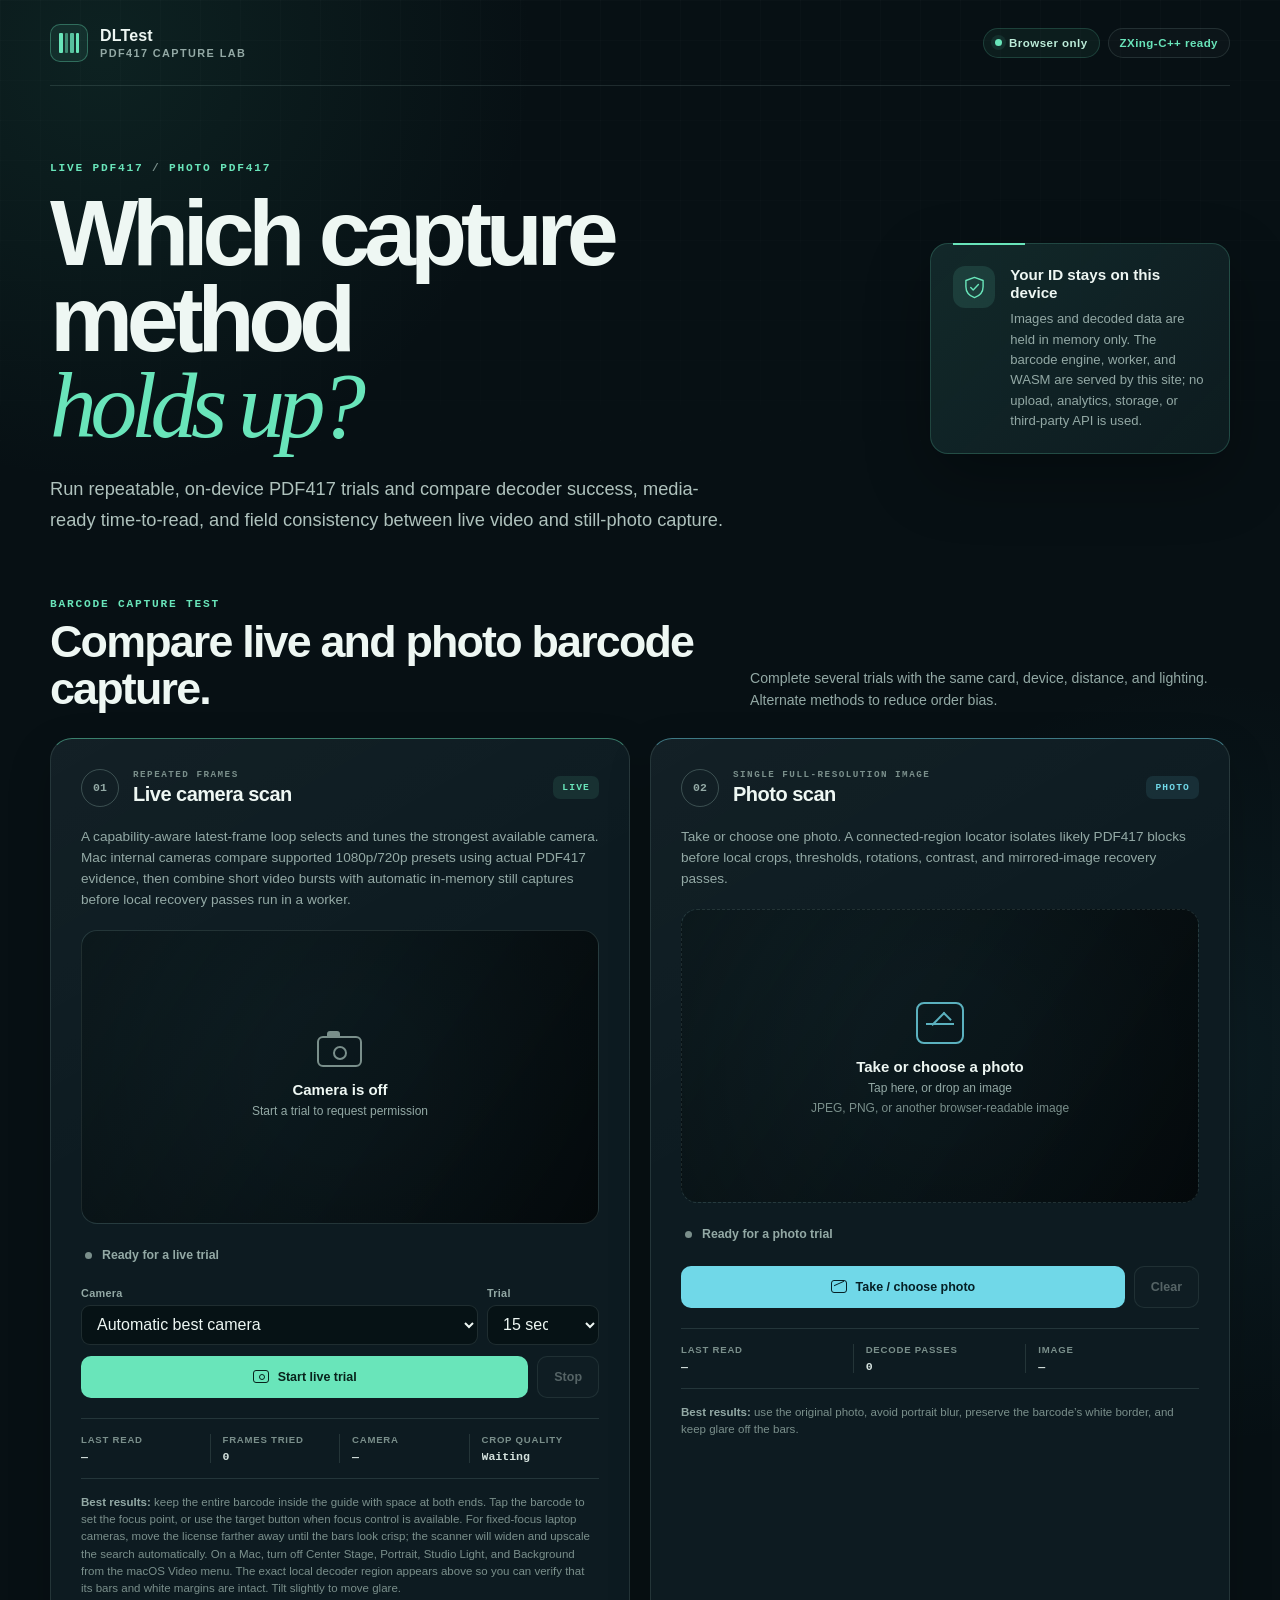
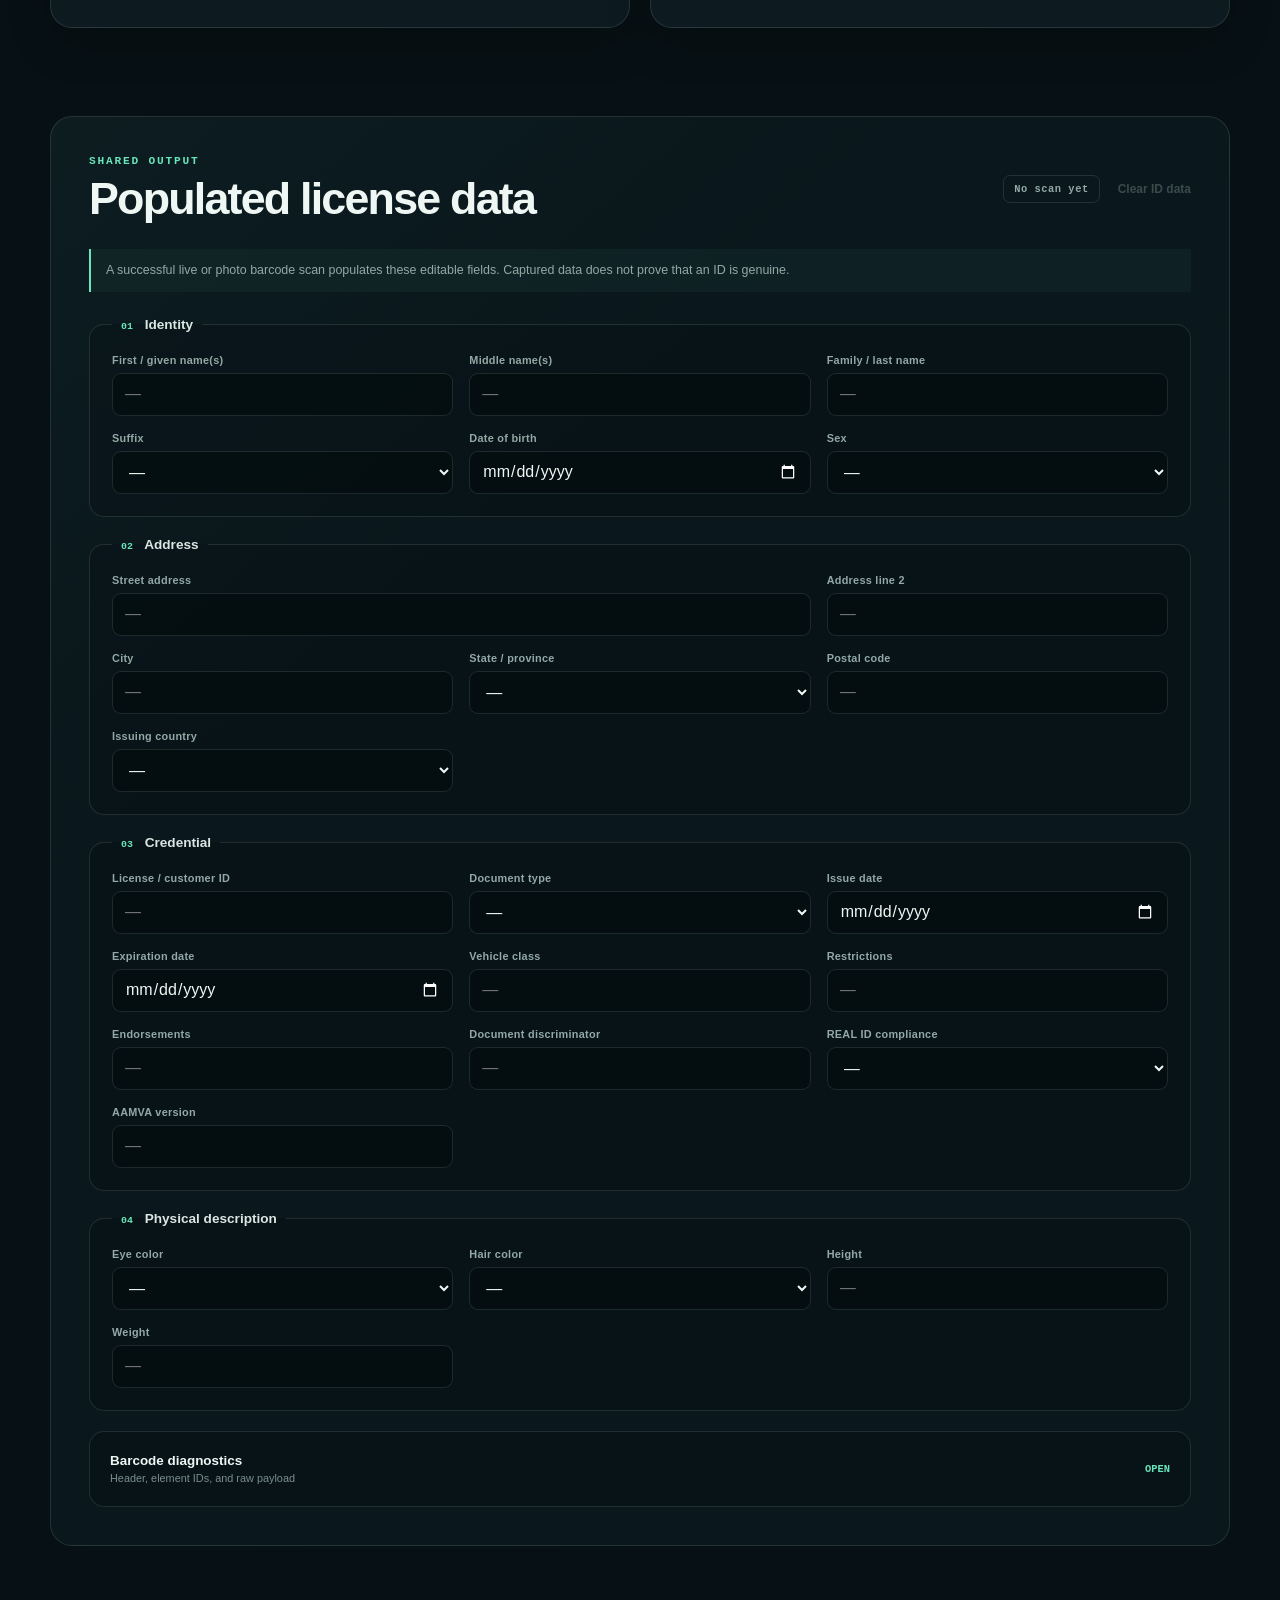
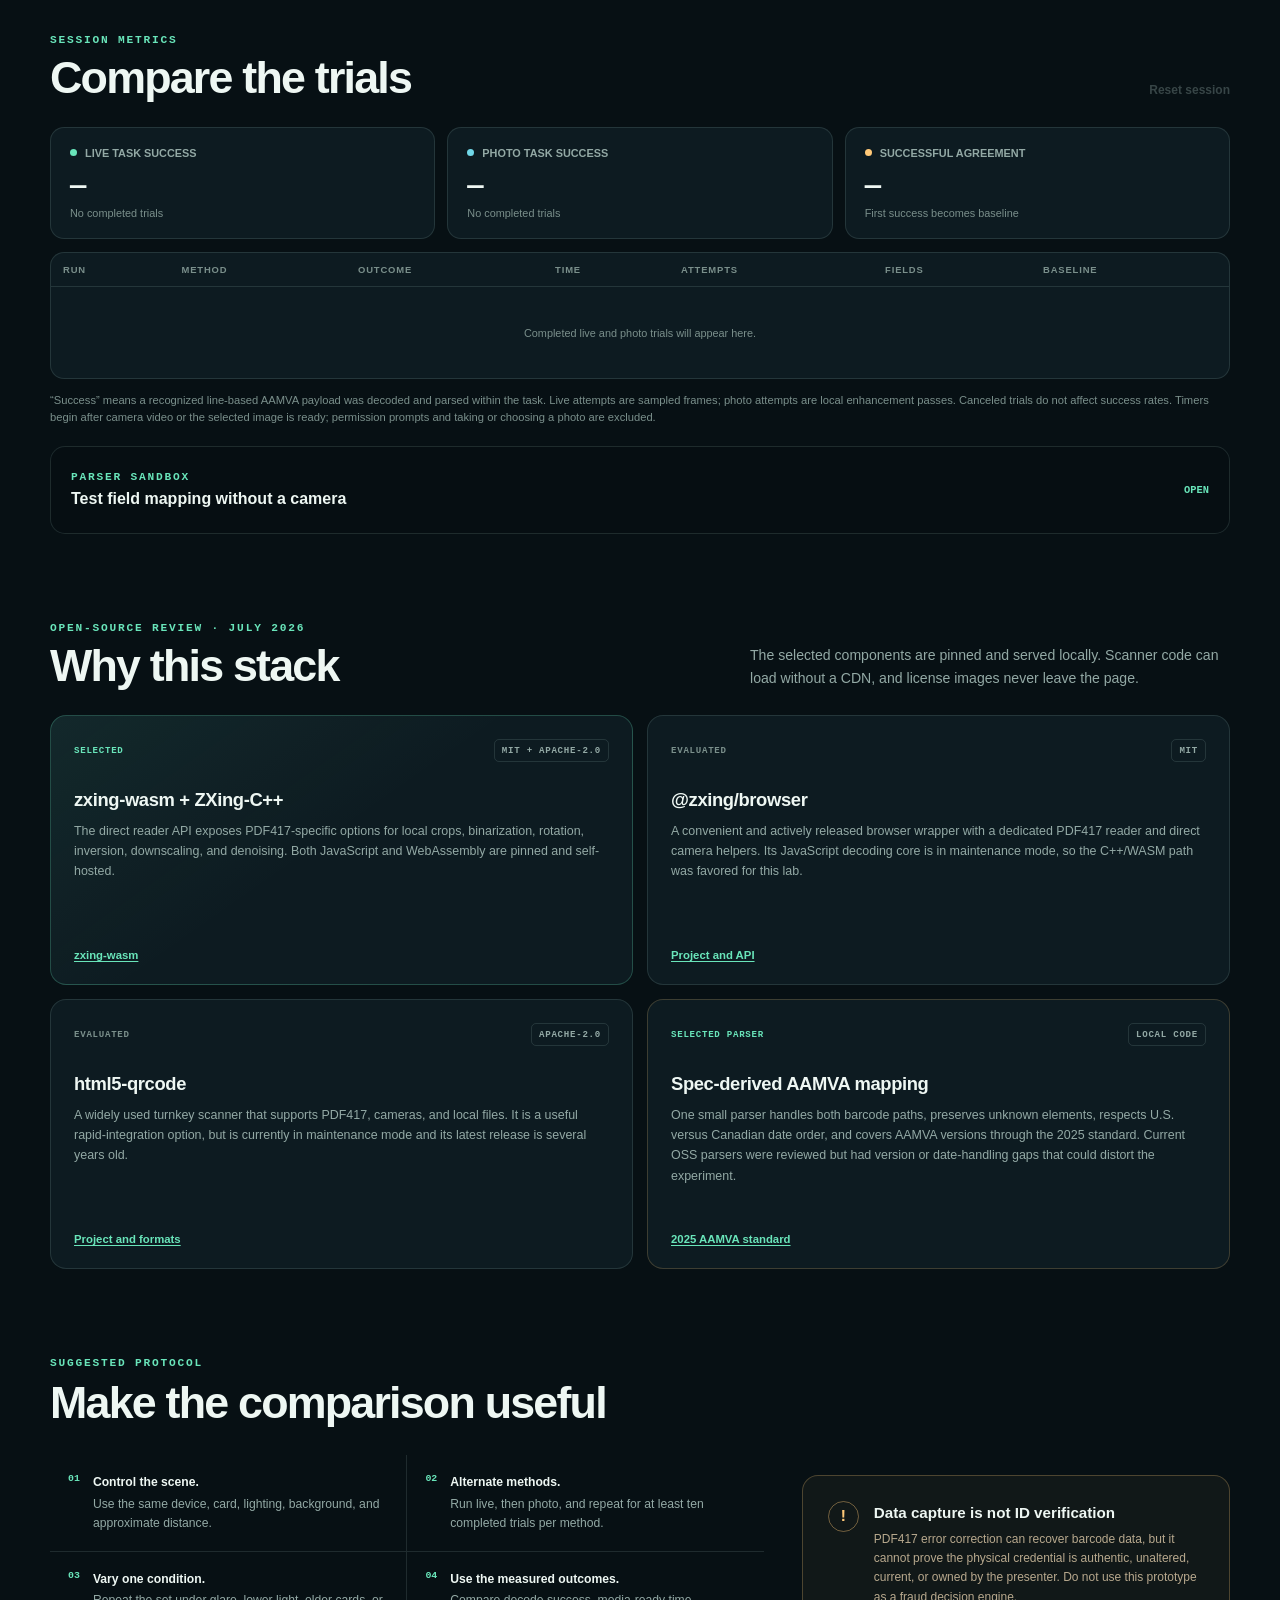
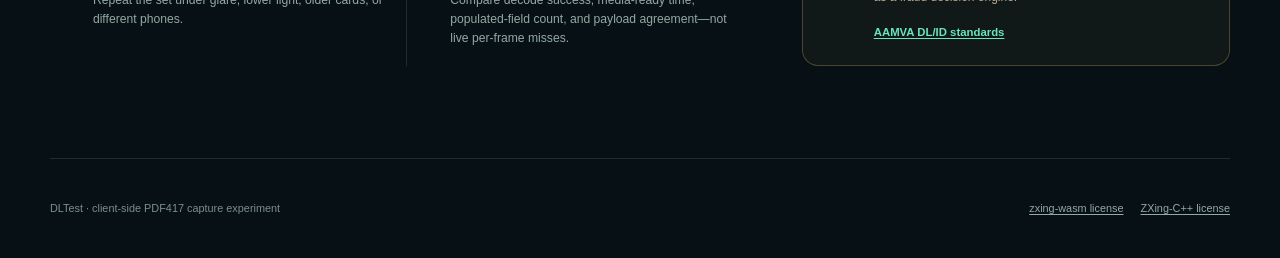
<file: DLTest.html>
<!DOCTYPE html>
<html lang="en">
<head>
  <meta charset="UTF-8">
  <meta name="viewport" content="width=device-width, initial-scale=1.0, viewport-fit=cover">
  <meta
    http-equiv="Content-Security-Policy"
    content="default-src 'self'; script-src 'self' 'wasm-unsafe-eval'; style-src 'self'; img-src 'self' blob: data:; media-src 'self' blob:; connect-src 'self'; worker-src 'self' blob:; frame-src 'none'; object-src 'none'; base-uri 'none'; form-action 'none'"
  >
  <meta name="theme-color" content="#0a1419">
  <meta
    name="description"
    content="A private, client-side driver-license capture lab comparing live and still-photo PDF417 scanning."
  >
  <title>DLTest — PDF417 Capture Lab</title>
  <link rel="stylesheet" href="dltest.css">
  <link rel="icon" href="data:image/svg+xml,%3Csvg xmlns='http://www.w3.org/2000/svg' viewBox='0 0 64 64'%3E%3Crect width='64' height='64' rx='14' fill='%230a1419'/%3E%3Cpath d='M15 19h34v26H15z' fill='none' stroke='%236be7bd' stroke-width='3'/%3E%3Cpath d='M21 26h11M21 32h18M21 38h14M42 25v14M46 25v14' stroke='%23fff' stroke-width='2'/%3E%3C/svg%3E">
</head>
<body>
  <a class="skip-link" href="#captureLab">Skip to capture tests</a>

  <header class="site-header">
    <a class="brand" href="DLTest.html" aria-label="DLTest home">
      <span class="brand-mark" aria-hidden="true">
        <span></span><span></span><span></span><span></span>
      </span>
      <span>
        <strong>DLTest</strong>
        <small>PDF417 capture lab</small>
      </span>
    </a>
    <div class="header-badges" aria-label="Application properties">
      <span class="header-badge"><i class="status-dot"></i> Browser only</span>
      <span class="header-badge muted" id="engineBadge">Engine loading</span>
    </div>
  </header>

  <main>
    <section class="hero" aria-labelledby="pageTitle">
      <div class="hero-copy">
        <p class="eyebrow">LIVE PDF417 <span>/</span> PHOTO PDF417</p>
        <h1 id="pageTitle">Which capture method<br><em>holds up?</em></h1>
        <p class="hero-lede">
          Run repeatable, on-device PDF417 trials and compare decoder success,
          media-ready time-to-read, and field consistency between live video and
          still-photo capture.
        </p>
      </div>
      <aside class="privacy-card" aria-label="Privacy information">
        <div class="privacy-icon" aria-hidden="true">
          <svg viewBox="0 0 32 32" role="img">
            <path d="M16 3 27 7v8c0 7.1-4.6 11.7-11 14-6.4-2.3-11-6.9-11-14V7l11-4Z"></path>
            <path d="m11.2 16.1 3.1 3.1 6.7-7"></path>
          </svg>
        </div>
        <div>
          <strong>Your ID stays on this device</strong>
          <p>Images and decoded data are held in memory only. The barcode engine, worker, and WASM are served by this site; no upload, analytics, storage, or third-party API is used.</p>
        </div>
      </aside>
    </section>

    <div class="environment-warning" id="environmentWarning" role="alert" hidden>
      <strong>Live camera needs HTTPS or localhost.</strong>
      Photo decoding can still work over HTTP, but browsers block camera access on an insecure origin.
    </div>

    <section class="capture-section" id="captureLab" aria-labelledby="captureTitle">
      <div class="section-heading">
        <div>
          <p class="section-kicker">BARCODE CAPTURE TEST</p>
          <h2 id="captureTitle">Compare live and photo barcode capture.</h2>
        </div>
        <p>Complete several trials with the same card, device, distance, and lighting. Alternate methods to reduce order bias.</p>
      </div>

      <div class="method-grid">
        <article class="method-card live-card">
          <div class="method-head">
            <span class="method-number">01</span>
            <div>
              <p class="method-label">Repeated frames</p>
              <h3>Live camera scan</h3>
            </div>
            <span class="mode-chip live">LIVE</span>
          </div>
          <p class="method-description">
            A capability-aware latest-frame loop selects and tunes the strongest
            available camera. Mac internal cameras compare supported 1080p/720p
            presets using actual PDF417 evidence, then combine short video bursts
            with automatic in-memory still captures before local recovery passes
            run in a worker.
          </p>

          <div class="camera-stage" id="cameraStage">
            <video id="cameraVideo" muted playsinline aria-label="Live camera preview"></video>
            <div class="camera-placeholder" id="cameraPlaceholder">
              <span class="placeholder-icon" aria-hidden="true"></span>
              <strong>Camera is off</strong>
              <small>Start a trial to request permission</small>
            </div>
            <div class="scan-guide" id="scanGuide" aria-hidden="true">
              <i class="corner tl"></i><i class="corner tr"></i>
              <i class="corner bl"></i><i class="corner br"></i>
              <span class="scan-line"></span>
              <span class="guide-label" id="guideLabel">KEEP THE PDF417 BARCODE INSIDE · TAP TO FOCUS</span>
            </div>
            <span class="focus-target" id="focusTarget" aria-hidden="true"></span>
            <span class="timer-chip" id="liveTimer" hidden>15.0s</span>
            <span class="focus-chip" id="focusChip" hidden>AF device-managed</span>
          </div>

          <div class="status-line idle" id="liveStatus" role="status" aria-live="polite">
            <i></i><span>Ready for a live trial</span>
          </div>

          <div class="camera-adaptation" id="cameraAdaptation" hidden>
            <strong id="cameraProfile">Adaptive camera</strong>
            <span id="cameraHint">Camera capabilities will be detected after permission is granted.</span>
          </div>

          <div class="decoder-diagnostic" id="decoderDiagnostic" hidden>
            <div class="decoder-diagnostic-head">
              <strong>Exact decoder region</strong>
              <span>LOCAL MEMORY ONLY</span>
            </div>
            <canvas id="decoderPreview" width="1" height="1" aria-label="Current in-memory barcode region sent to the local decoder"></canvas>
            <small id="decoderPreviewLabel">Waiting for a decoder region.</small>
          </div>

          <div class="control-row settings-row">
            <label class="control-field">
              <span>Camera</span>
              <select id="cameraSelect" aria-label="Camera">
                <option value="">Automatic best camera</option>
              </select>
            </label>
            <label class="control-field compact">
              <span>Trial</span>
              <select id="trialLength" aria-label="Live trial duration">
                <option value="10000">10 sec</option>
                <option value="15000" selected>15 sec</option>
                <option value="30000">30 sec</option>
              </select>
            </label>
          </div>

          <label class="zoom-control" id="zoomControl" hidden>
            <span>Camera zoom <output id="zoomValue">1.0×</output></span>
            <input id="cameraZoom" type="range" min="1" max="1" step="0.1" value="1" aria-label="Camera zoom">
          </label>

          <div class="control-row button-row">
            <button class="button primary" id="startLive" type="button">
              <span class="button-icon camera" aria-hidden="true"></span>
              Start live trial
            </button>
            <button class="button secondary" id="stopLive" type="button" disabled>Stop</button>
            <button class="button secondary capture-still" id="captureStill" type="button" hidden disabled>Hi-res capture</button>
            <button class="button icon-button focus-button" id="refocus" type="button" aria-label="Force camera focus cycle" title="Force camera focus cycle" hidden>
              <span class="focus-icon" aria-hidden="true"></span>
            </button>
            <button class="button icon-button" id="toggleTorch" type="button" aria-label="Toggle camera torch" aria-pressed="false" title="Toggle torch" hidden>
              <span class="torch-icon" aria-hidden="true"></span>
            </button>
          </div>

          <dl class="method-stats" aria-label="Latest live trial statistics">
            <div><dt>Last read</dt><dd id="liveLastTime">—</dd></div>
            <div><dt>Frames tried</dt><dd id="liveAttempts">0</dd></div>
            <div><dt>Camera</dt><dd id="liveResolution">—</dd></div>
            <div><dt>Crop quality</dt><dd id="liveQuality">Waiting</dd></div>
          </dl>

          <p class="capture-tip">
            <strong>Best results:</strong> keep the entire barcode inside the guide
            with space at both ends. Tap the barcode to set the focus point, or use
            the target button when focus control is available. For fixed-focus laptop
            cameras, move the license farther away until the bars look crisp; the scanner
            will widen and upscale the search automatically. On a Mac, turn off Center
            Stage, Portrait, Studio Light, and Background from the macOS Video menu.
            The exact local decoder region appears above so you can verify that its
            bars and white margins are intact. Tilt slightly to move glare.
          </p>
        </article>

        <article class="method-card photo-card">
          <div class="method-head">
            <span class="method-number">02</span>
            <div>
              <p class="method-label">Single full-resolution image</p>
              <h3>Photo scan</h3>
            </div>
            <span class="mode-chip photo">PHOTO</span>
          </div>
          <p class="method-description">
            Take or choose one photo. A connected-region locator isolates likely
            PDF417 blocks before local crops, thresholds, rotations, contrast, and
            mirrored-image recovery passes.
          </p>

          <input id="photoInput" class="visually-hidden" type="file" accept="image/*" capture="environment">
          <div
            class="drop-zone"
            id="photoDrop"
            role="button"
            tabindex="0"
            aria-disabled="true"
            aria-controls="photoInput"
            aria-describedby="photoHelp"
          >
            <img id="photoPreview" alt="Selected license barcode preview" hidden>
            <div class="drop-prompt" id="dropPrompt">
              <span class="upload-icon" aria-hidden="true"></span>
              <strong>Take or choose a photo</strong>
              <span>Tap here, or drop an image</span>
              <small id="photoHelp">JPEG, PNG, or another browser-readable image</small>
            </div>
            <span class="photo-source-chip" id="photoSourceChip" hidden></span>
          </div>

          <div class="status-line idle" id="photoStatus" role="status" aria-live="polite">
            <i></i><span>Ready for a photo trial</span>
          </div>

          <div class="control-row button-row">
            <button class="button primary photo-button" id="choosePhoto" type="button">
              <span class="button-icon image" aria-hidden="true"></span>
              Take / choose photo
            </button>
            <button class="button secondary" id="clearPhoto" type="button" disabled>Clear</button>
          </div>

          <dl class="method-stats" aria-label="Latest photo trial statistics">
            <div><dt>Last read</dt><dd id="photoLastTime">—</dd></div>
            <div><dt>Decode passes</dt><dd id="photoAttempts">0</dd></div>
            <div><dt>Image</dt><dd id="photoResolution">—</dd></div>
          </dl>

          <p class="capture-tip">
            <strong>Best results:</strong> use the original photo, avoid portrait
            blur, preserve the barcode’s white border, and keep glare off the bars.
          </p>
        </article>


      </div>
    </section>

    <section class="results-section" aria-labelledby="resultsTitle">
      <div class="section-heading results-heading">
        <div>
          <p class="section-kicker">SHARED OUTPUT</p>
          <h2 id="resultsTitle">Populated license data</h2>
        </div>
        <div class="result-actions">
          <span class="result-badge empty" id="resultBadge">No scan yet</span>
          <button class="text-button danger" id="clearSensitive" type="button" disabled>Clear ID data</button>
        </div>
      </div>

      <div class="result-notice" id="resultNotice">
        A successful live or photo barcode scan populates these editable fields. Captured data does not prove that an ID is genuine.
      </div>
      <div class="parse-warnings" id="parseWarnings" role="alert" hidden></div>

      <form id="licenseForm" autocomplete="off">
        <fieldset>
          <legend><span>01</span> Identity</legend>
          <div class="form-grid">
            <label>
              <span>First / given name(s)</span>
              <input id="firstName" type="text" autocomplete="off" placeholder="—">
            </label>
            <label>
              <span>Middle name(s)</span>
              <input id="middleName" type="text" autocomplete="off" placeholder="—">
            </label>
            <label>
              <span>Family / last name</span>
              <input id="lastName" type="text" autocomplete="off" placeholder="—">
            </label>
            <label>
              <span>Suffix</span>
              <select id="suffix">
                <option value="">—</option>
                <option>JR</option><option>SR</option><option>I</option><option>II</option>
                <option>III</option><option>IV</option><option>V</option><option>VI</option>
                <option>VII</option><option>VIII</option><option>IX</option>
              </select>
            </label>
            <label>
              <span>Date of birth</span>
              <input id="dateOfBirth" type="date">
            </label>
            <label>
              <span>Sex</span>
              <select id="sex">
                <option value="">—</option>
                <option value="1">Male</option>
                <option value="2">Female</option>
                <option value="9">Not specified / other</option>
              </select>
            </label>
          </div>
        </fieldset>

        <fieldset>
          <legend><span>02</span> Address</legend>
          <div class="form-grid">
            <label class="span-2">
              <span>Street address</span>
              <input id="streetAddress" type="text" autocomplete="off" placeholder="—">
            </label>
            <label>
              <span>Address line 2</span>
              <input id="streetAddress2" type="text" autocomplete="off" placeholder="—">
            </label>
            <label>
              <span>City</span>
              <input id="city" type="text" autocomplete="off" placeholder="—">
            </label>
            <label>
              <span>State / province</span>
              <select id="jurisdiction">
                <option value="">—</option>
              </select>
            </label>
            <label>
              <span>Postal code</span>
              <input id="postalCode" type="text" inputmode="text" autocomplete="off" placeholder="—">
            </label>
            <label>
              <span>Issuing country</span>
              <select id="country">
                <option value="">—</option>
                <option value="USA">United States</option>
                <option value="CAN">Canada</option>
              </select>
            </label>
          </div>
        </fieldset>

        <fieldset>
          <legend><span>03</span> Credential</legend>
          <div class="form-grid">
            <label>
              <span>License / customer ID</span>
              <input id="licenseNumber" type="text" autocomplete="off" placeholder="—">
            </label>
            <label>
              <span>Document type</span>
              <select id="documentType">
                <option value="">—</option>
                <option value="DL">Driver license</option>
                <option value="ID">Identification card</option>
                <option value="EN">Enhanced driver license (v10)</option>
              </select>
            </label>
            <label>
              <span>Issue date</span>
              <input id="issueDate" type="date">
            </label>
            <label>
              <span>Expiration date</span>
              <input id="expirationDate" type="date">
            </label>
            <label>
              <span>Vehicle class</span>
              <input id="vehicleClass" type="text" autocomplete="off" placeholder="—">
            </label>
            <label>
              <span>Restrictions</span>
              <input id="restrictions" type="text" autocomplete="off" placeholder="—">
            </label>
            <label>
              <span>Endorsements</span>
              <input id="endorsements" type="text" autocomplete="off" placeholder="—">
            </label>
            <label>
              <span>Document discriminator</span>
              <input id="documentDiscriminator" type="text" autocomplete="off" placeholder="—">
            </label>
            <label>
              <span>REAL ID compliance</span>
              <select id="complianceType">
                <option value="">—</option>
                <option value="F">Compliant</option>
                <option value="N">Non-compliant</option>
              </select>
            </label>
            <label>
              <span>AAMVA version</span>
              <input id="aamvaVersion" type="text" readonly placeholder="—">
            </label>
          </div>
        </fieldset>

        <fieldset>
          <legend><span>04</span> Physical description</legend>
          <div class="form-grid">
            <label>
              <span>Eye color</span>
              <select id="eyeColor">
                <option value="">—</option>
                <option value="BLK">Black</option><option value="BLU">Blue</option>
                <option value="BRO">Brown</option><option value="GRY">Gray</option>
                <option value="GRN">Green</option><option value="HAZ">Hazel</option>
                <option value="MAR">Maroon</option><option value="PNK">Pink</option>
                <option value="DIC">Dichromatic</option><option value="UNK">Unknown</option>
              </select>
            </label>
            <label>
              <span>Hair color</span>
              <select id="hairColor">
                <option value="">—</option>
                <option value="BAL">Bald</option><option value="BLK">Black</option>
                <option value="BLN">Blond</option><option value="BRO">Brown</option>
                <option value="GRY">Gray</option><option value="RED">Red / auburn</option>
                <option value="SDY">Sandy</option><option value="WHI">White</option>
                <option value="UNK">Unknown</option>
              </select>
            </label>
            <label>
              <span>Height</span>
              <input id="height" type="text" readonly placeholder="—">
            </label>
            <label>
              <span>Weight</span>
              <input id="weight" type="text" readonly placeholder="—">
            </label>
          </div>
        </fieldset>
      </form>

      <details class="diagnostics" id="diagnostics">
        <summary>
          <span>
            <strong>Barcode diagnostics</strong>
            <small>Header, element IDs, and raw payload</small>
          </span>
          <span class="summary-action">Open</span>
        </summary>
        <div class="diagnostics-body">
          <div class="diagnostic-toolbar">
            <p>Sensitive values remain concealed until you explicitly reveal them.</p>
            <button class="button secondary small" id="revealSensitive" type="button" aria-pressed="false" disabled>Reveal sensitive data</button>
          </div>
          <div id="sensitiveInspector" hidden>
            <div class="header-facts" id="headerFacts"></div>
            <div class="table-scroll element-scroll">
              <table class="element-table">
                <thead><tr><th>Element</th><th>Meaning</th><th>Decoded value</th></tr></thead>
                <tbody id="elementRows"></tbody>
              </table>
            </div>
            <h3 class="raw-heading">Raw decoder payload</h3>
            <pre id="rawOutput"></pre>
          </div>
          <div class="concealed-state" id="concealedState">Sensitive diagnostics concealed</div>
        </div>
      </details>
    </section>

    <section class="comparison-section" aria-labelledby="comparisonTitle">
      <div class="section-heading">
        <div>
          <p class="section-kicker">SESSION METRICS</p>
          <h2 id="comparisonTitle">Compare the trials</h2>
        </div>
        <button class="text-button" id="clearHistory" type="button" disabled>Reset session</button>
      </div>

      <div class="score-grid">
        <article class="score-card">
          <span class="score-label"><i class="live-dot"></i> Live task success</span>
          <strong id="liveSuccessRate">—</strong>
          <small id="liveSuccessDetail">No completed trials</small>
        </article>
        <article class="score-card">
          <span class="score-label"><i class="photo-dot"></i> Photo task success</span>
          <strong id="photoSuccessRate">—</strong>
          <small id="photoSuccessDetail">No completed trials</small>
        </article>
        <article class="score-card">
          <span class="score-label"><i class="match-dot"></i> Successful agreement</span>
          <strong id="agreementRate">—</strong>
          <small id="agreementDetail">First success becomes baseline</small>
        </article>
      </div>

      <div class="table-scroll run-scroll">
        <table class="run-table">
          <thead>
            <tr>
              <th>Run</th>
              <th>Method</th>
              <th>Outcome</th>
              <th>Time</th>
              <th>Attempts</th>
              <th>Fields</th>
              <th>Baseline</th>
            </tr>
          </thead>
          <tbody id="runRows">
            <tr class="empty-row"><td colspan="7">Completed live and photo trials will appear here.</td></tr>
          </tbody>
        </table>
      </div>
      <p class="metric-note">
        “Success” means a recognized line-based AAMVA payload was decoded and parsed within the task.
        Live attempts are sampled frames; photo attempts are local enhancement passes. Canceled trials do not affect success rates.
        Timers begin after camera video or the selected image is ready; permission prompts and taking or choosing a photo are excluded.
      </p>
    </section>

    <section class="sandbox-section" aria-labelledby="sandboxTitle">
      <details class="sandbox">
        <summary>
          <span>
            <span class="section-kicker">PARSER SANDBOX</span>
            <strong id="sandboxTitle">Test field mapping without a camera</strong>
          </span>
          <span class="summary-action">Open</span>
        </summary>
        <div class="sandbox-body">
          <p>
            Paste an already-decoded AAMVA payload, or load the fabricated sample.
            Manual parses populate the form but are excluded from capture metrics.
          </p>
          <label for="rawInput">Decoded PDF417 text</label>
          <textarea id="rawInput" rows="9" autocomplete="off" spellcheck="false" placeholder="Paste decoded AAMVA text here…"></textarea>
          <div class="status-line idle sandbox-status" id="rawStatus" role="status" aria-live="polite">
            <i></i><span>Manual parser is ready.</span>
          </div>
          <div class="control-row button-row">
            <button class="button primary" id="parseRaw" type="button">Parse text</button>
            <button class="button secondary" id="loadSample" type="button">Load fabricated sample</button>
            <button class="text-button danger" id="clearRawInput" type="button">Clear</button>
          </div>
        </div>
      </details>
    </section>

    <section class="research-section" aria-labelledby="researchTitle">
      <div class="section-heading">
        <div>
          <p class="section-kicker">OPEN-SOURCE REVIEW · JULY 2026</p>
          <h2 id="researchTitle">Why this stack</h2>
        </div>
        <p>The selected components are pinned and served locally. Scanner code can load without a CDN, and license images never leave the page.</p>
      </div>

      <div class="research-grid">
        <article class="research-card selected">
          <div class="research-top">
            <span class="research-status">SELECTED</span>
            <span class="license-chip">MIT + Apache-2.0</span>
          </div>
          <h3>zxing-wasm + ZXing-C++</h3>
          <p>
            The direct reader API exposes PDF417-specific options for local
            crops, binarization, rotation, inversion, downscaling, and denoising.
            Both JavaScript and WebAssembly are pinned and self-hosted.
          </p>
          <div class="research-links">
            <a href="https://github.com/Sec-ant/zxing-wasm" target="_blank" rel="noreferrer">zxing-wasm</a>
          </div>
        </article>

        <article class="research-card">
          <div class="research-top">
            <span class="research-status neutral">EVALUATED</span>
            <span class="license-chip">MIT</span>
          </div>
          <h3>@zxing/browser</h3>
          <p>
            A convenient and actively released browser wrapper with a dedicated
            PDF417 reader and direct camera helpers. Its JavaScript decoding core
            is in maintenance mode, so the C++/WASM path was favored for this lab.
          </p>
          <div class="research-links">
            <a href="https://github.com/zxing-js/browser" target="_blank" rel="noreferrer">Project and API</a>
          </div>
        </article>

        <article class="research-card">
          <div class="research-top">
            <span class="research-status neutral">EVALUATED</span>
            <span class="license-chip">Apache-2.0</span>
          </div>
          <h3>html5-qrcode</h3>
          <p>
            A widely used turnkey scanner that supports PDF417, cameras, and
            local files. It is a useful rapid-integration option, but is currently
            in maintenance mode and its latest release is several years old.
          </p>
          <div class="research-links">
            <a href="https://github.com/mebjas/html5-qrcode" target="_blank" rel="noreferrer">Project and formats</a>
          </div>
        </article>

        <article class="research-card parser-card">
          <div class="research-top">
            <span class="research-status">SELECTED PARSER</span>
            <span class="license-chip">Local code</span>
          </div>
          <h3>Spec-derived AAMVA mapping</h3>
          <p>
            One small parser handles both barcode paths, preserves unknown elements,
            respects U.S. versus Canadian date order, and covers AAMVA versions
            through the 2025 standard. Current OSS parsers were reviewed but had
            version or date-handling gaps that could distort the experiment.
          </p>
          <div class="research-links">
            <a href="https://www.aamva.org/getmedia/81af105d-8b1b-45e1-aa46-f1800a259ed1/AAMVADLIDCardDesignStandard2025.pdf" target="_blank" rel="noreferrer">2025 AAMVA standard</a>
          </div>
        </article>


      </div>
    </section>

    <section class="protocol-section" aria-labelledby="protocolTitle">
      <div class="protocol-copy">
        <p class="section-kicker">SUGGESTED PROTOCOL</p>
        <h2 id="protocolTitle">Make the comparison useful</h2>
        <ol>
          <li><span>01</span><p><strong>Control the scene.</strong> Use the same device, card, lighting, background, and approximate distance.</p></li>
          <li><span>02</span><p><strong>Alternate methods.</strong> Run live, then photo, and repeat for at least ten completed trials per method.</p></li>
          <li><span>03</span><p><strong>Vary one condition.</strong> Repeat the set under glare, lower light, older cards, or different phones.</p></li>
          <li><span>04</span><p><strong>Use the measured outcomes.</strong> Compare decode success, media-ready time, populated-field count, and payload agreement—not live per-frame misses.</p></li>
        </ol>
      </div>
      <aside class="limitation-card">
        <span class="warning-mark" aria-hidden="true">!</span>
        <div>
          <h3>Data capture is not ID verification</h3>
          <p>
            PDF417 error correction can recover barcode data, but it cannot prove
            the physical credential is authentic, unaltered, current, or owned by
            the presenter. Do not use this prototype as a fraud decision engine.
          </p>
          <a href="https://www.aamva.org/topics/driver-license-and-identification-standards" target="_blank" rel="noreferrer">AAMVA DL/ID standards</a>
        </div>
      </aside>
    </section>
  </main>

  <footer>
    <p>DLTest · client-side PDF417 capture experiment</p>
    <div>
      <a href="js/zxing-wasm-LICENSE.txt">zxing-wasm license</a>
      <a href="js/zxing-cpp-LICENSE.txt">ZXing-C++ license</a>
    </div>
  </footer>

  <script src="js/zxing-reader-3.1.1.js" defer></script>
  <script src="js/dltest.js" defer></script>
</body>
</html>
</file>
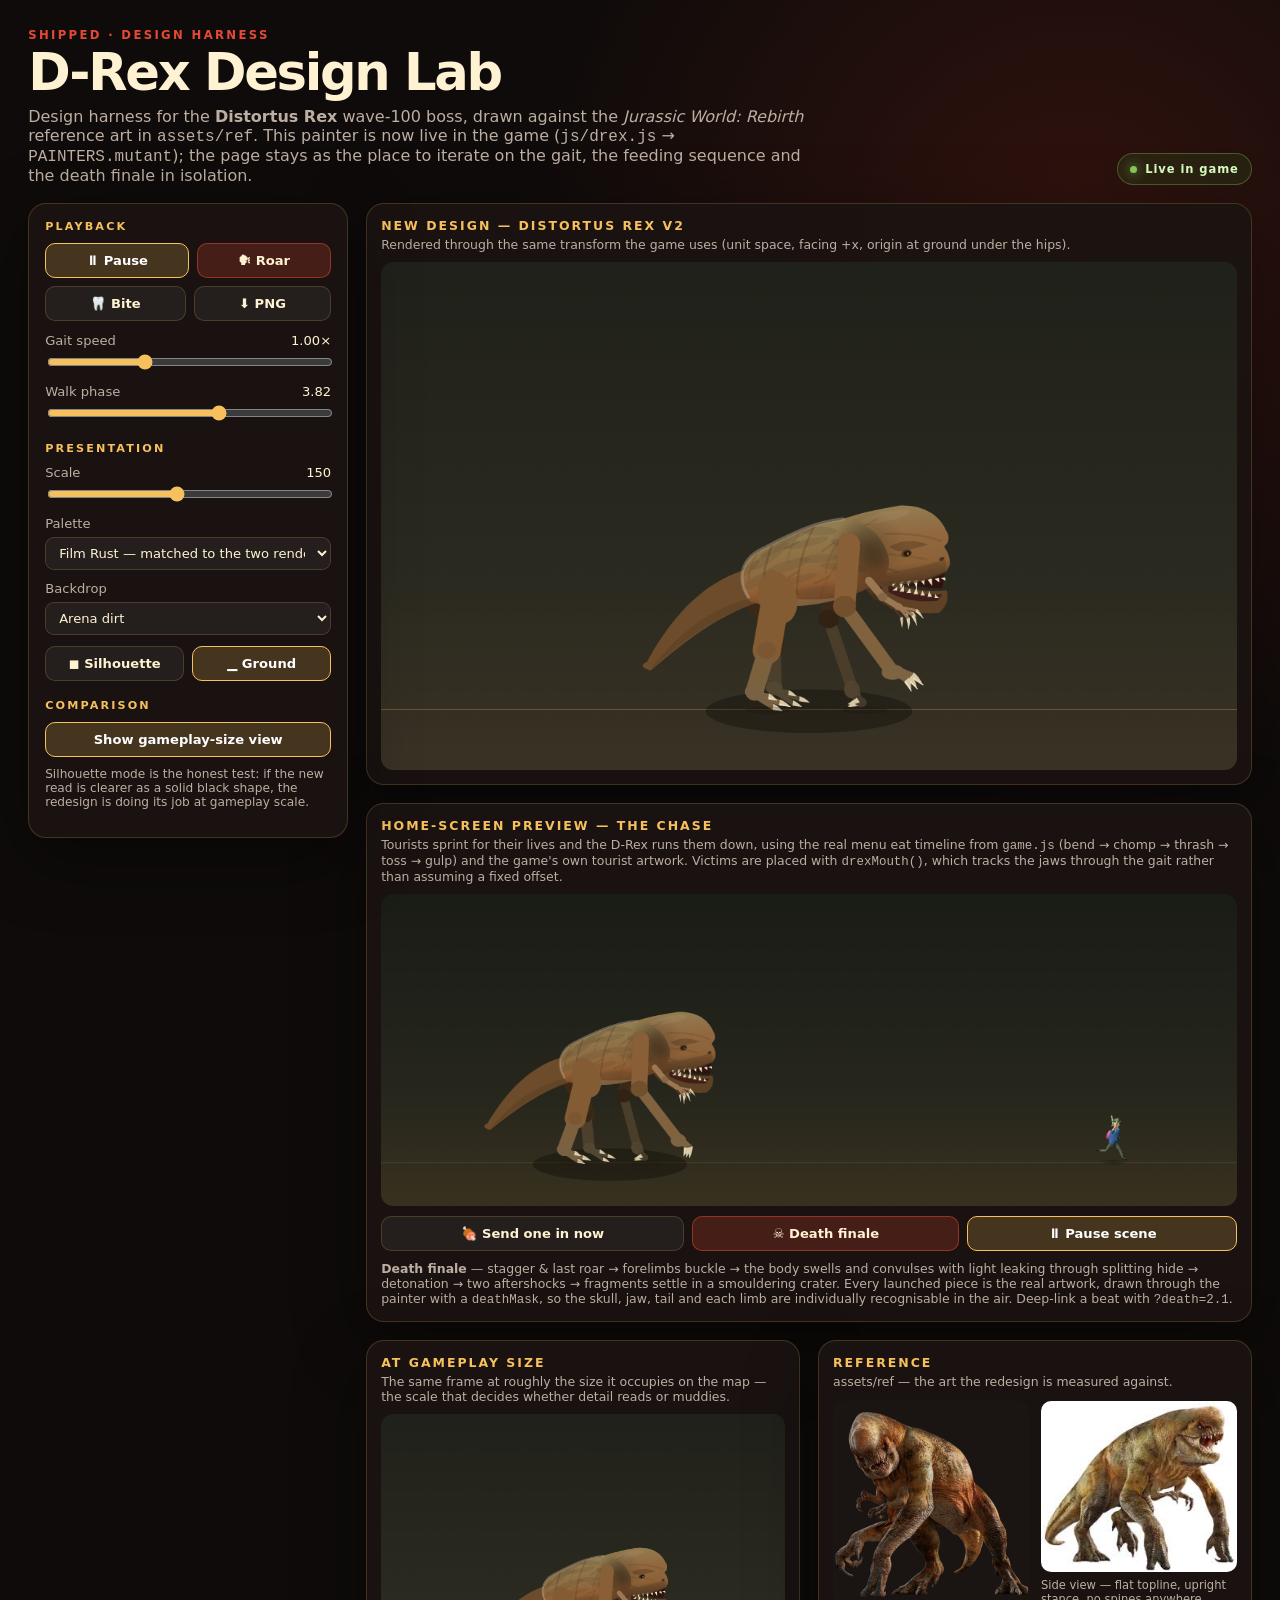
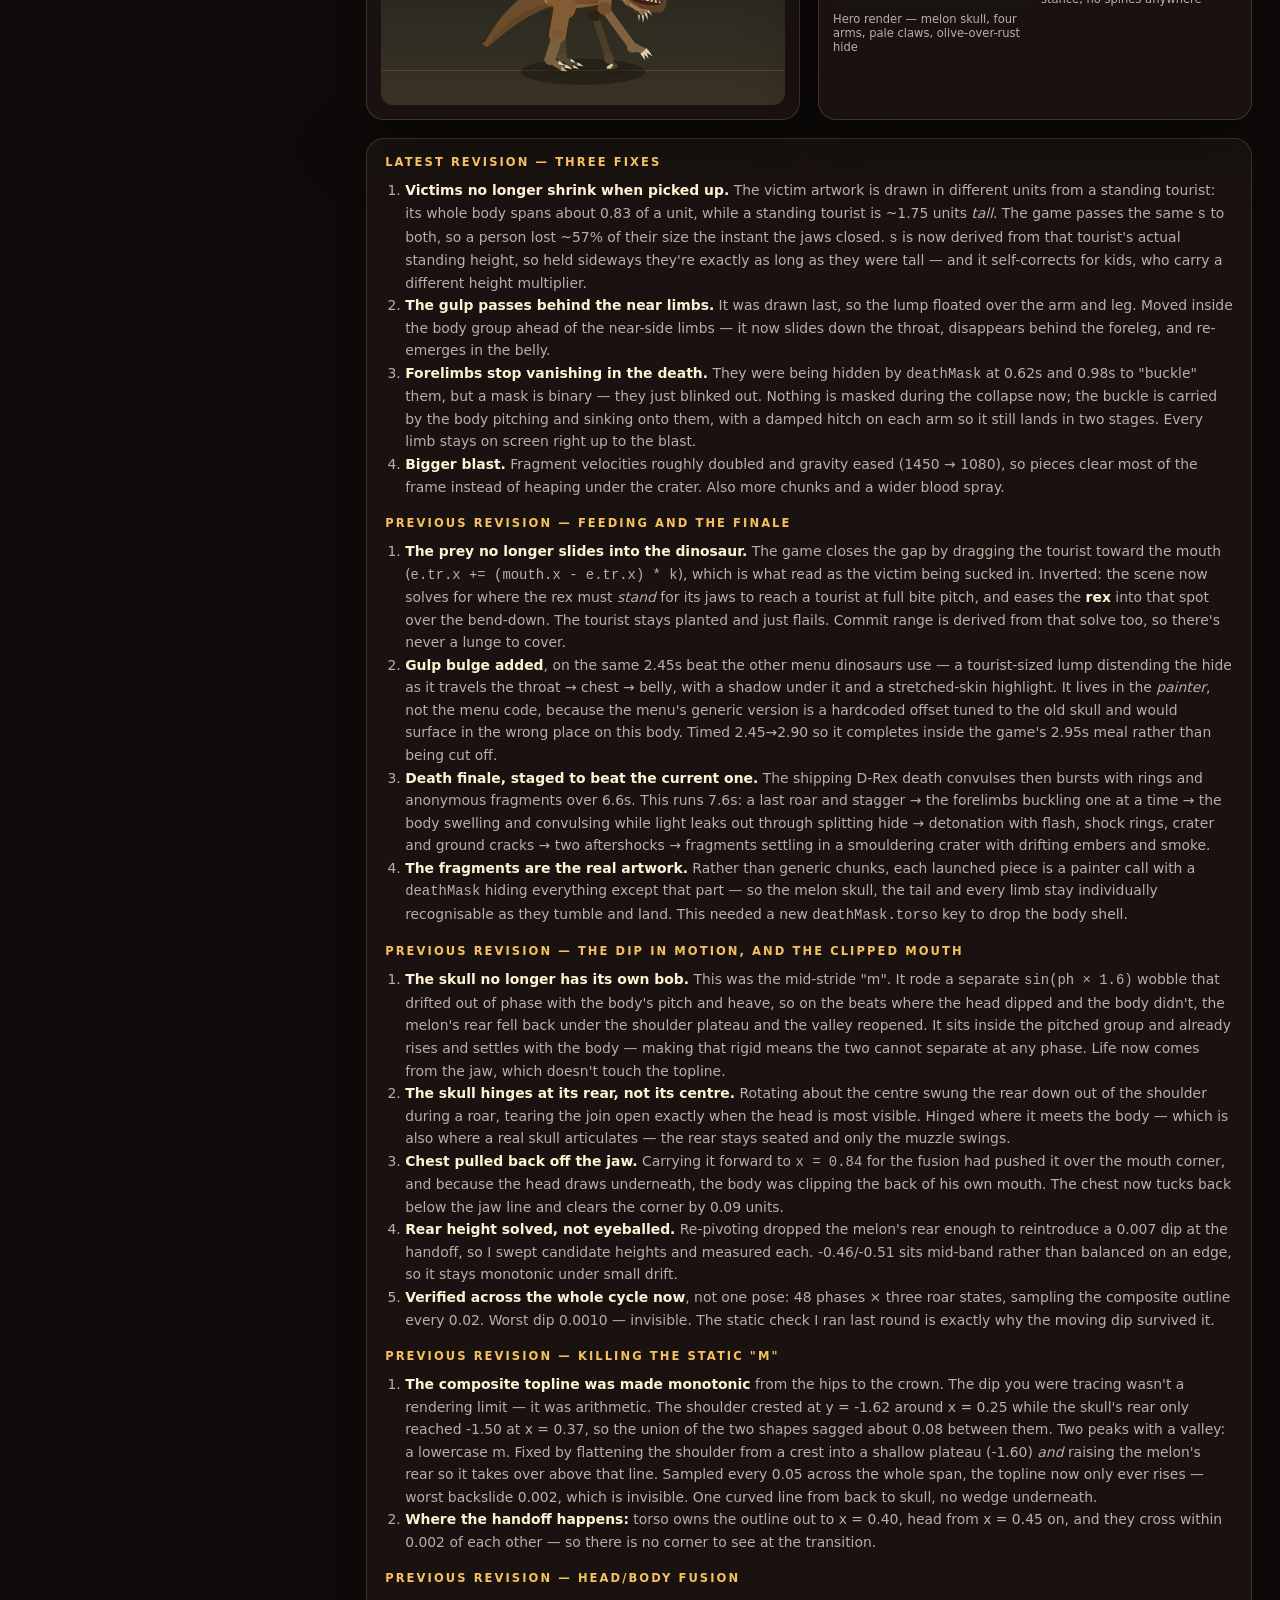
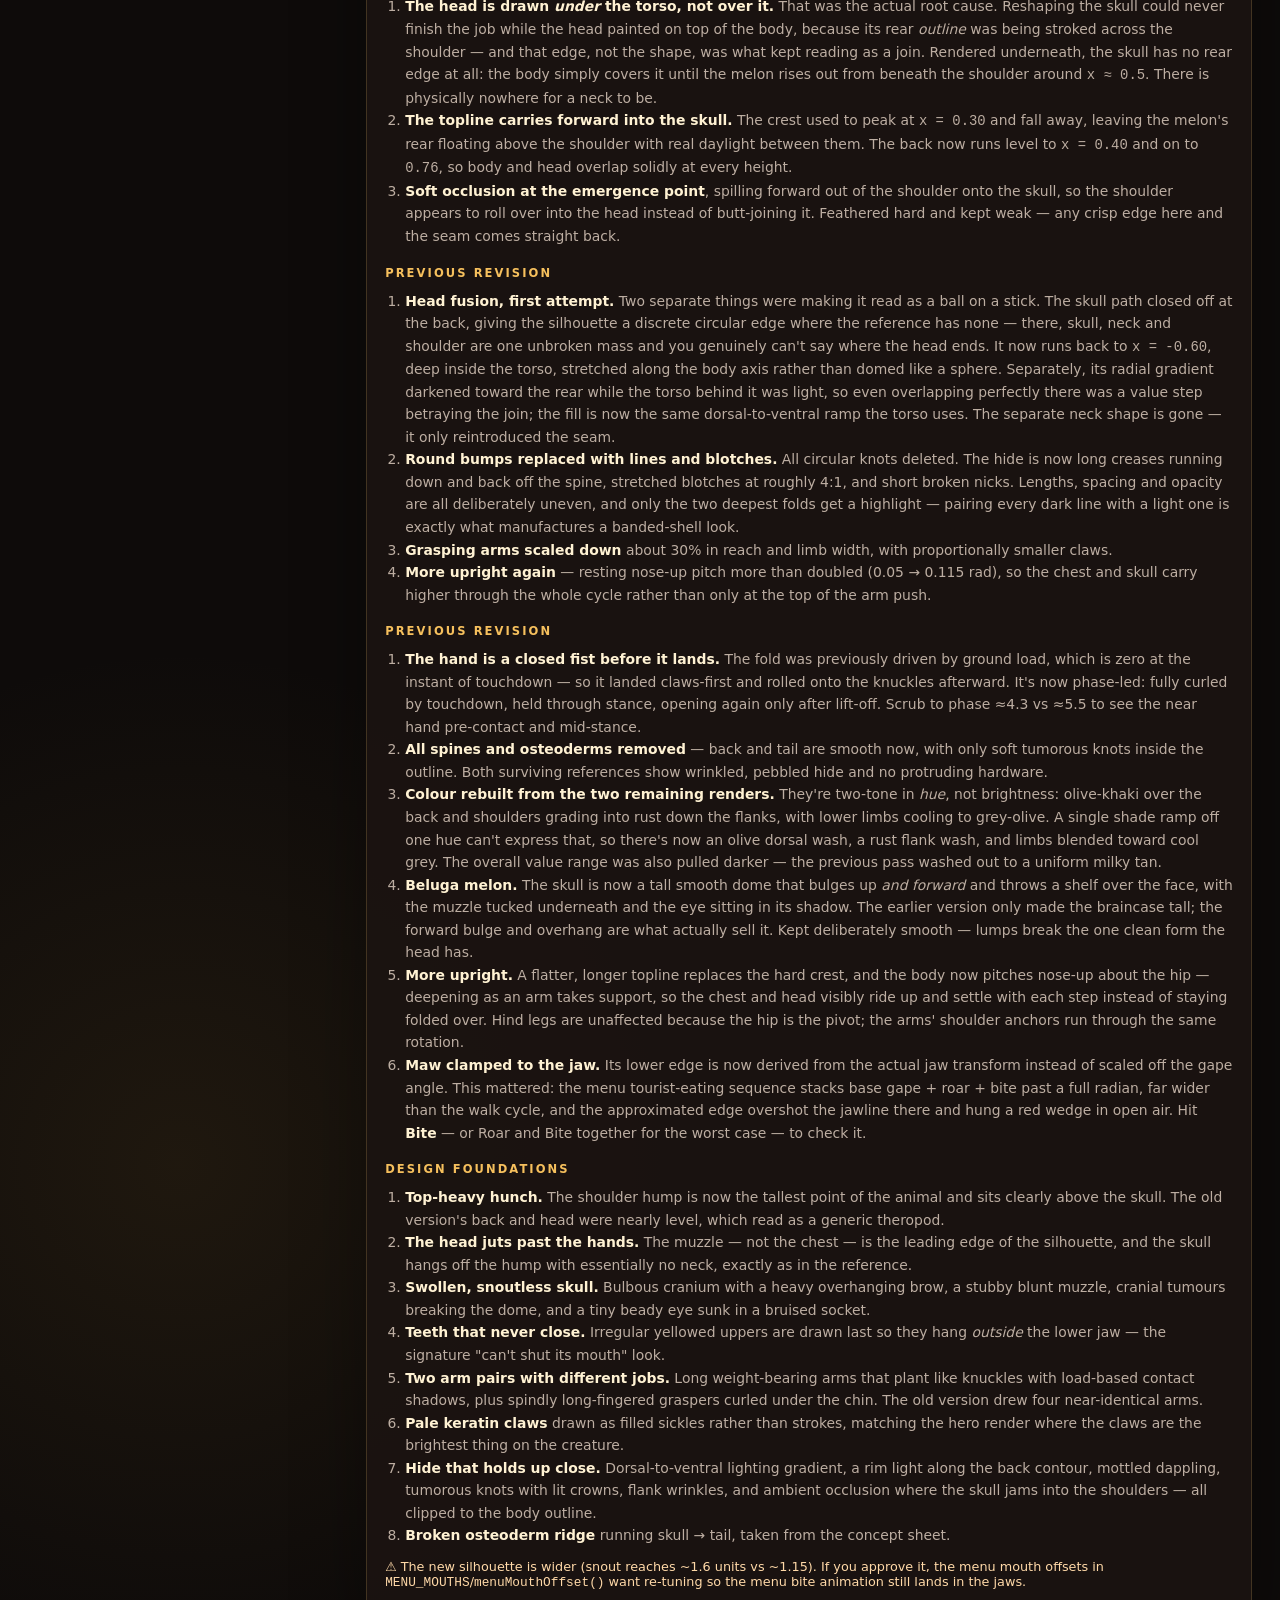
<file: drex-lab.html>
<!doctype html>
<html lang="en">
<head>
  <meta charset="utf-8">
  <meta name="viewport" content="width=device-width,initial-scale=1">
  <meta name="theme-color" content="#100b0a">
  <title>D-Rex Design Lab — Dino Defense</title>
  <style>
    :root {
      color-scheme: dark;
      --ink: #fff2d3;
      --muted: #bdaea2;
      --panel: rgba(27, 20, 17, .94);
      --line: rgba(245, 194, 109, .19);
      --gold: #f6c05d;
      --red: #e54935;
      --green: #88c85c;
    }
    * { box-sizing: border-box; }
    html, body { min-height: 100%; }
    body {
      margin: 0;
      color: var(--ink);
      font-family: Inter, ui-sans-serif, system-ui, -apple-system, BlinkMacSystemFont, "Segoe UI", sans-serif;
      background:
        radial-gradient(circle at 84% 5%, rgba(142, 38, 24, .27), transparent 35rem),
        radial-gradient(circle at 14% 90%, rgba(121, 91, 38, .16), transparent 32rem),
        #0e0b0a;
    }
    button, input, select { font: inherit; }
    button { color: inherit; }

    .shell { width: min(1720px, 100%); margin: 0 auto; padding: clamp(16px, 2.2vw, 34px); }

    header { display: flex; align-items: flex-end; justify-content: space-between; gap: 24px; margin-bottom: 18px; flex-wrap: wrap; }
    .eyebrow { margin: 0 0 5px; color: var(--red); font-size: .73rem; font-weight: 900; letter-spacing: .2em; text-transform: uppercase; }
    h1 { margin: 0; font-size: clamp(1.9rem, 4vw, 3.2rem); line-height: .98; letter-spacing: -.045em; }
    .subhead { max-width: 780px; margin: 10px 0 0; color: var(--muted); font-size: clamp(.9rem, 1.25vw, 1.02rem); }
    .badge {
      flex: none; display: inline-flex; align-items: center; gap: 8px; padding: 8px 12px;
      border: 1px solid rgba(136, 200, 92, .35); border-radius: 999px; color: #d9ffc2;
      background: rgba(50, 95, 32, .22); font-size: .72rem; font-weight: 900; letter-spacing: .08em; white-space: nowrap;
    }
    .badge::before { width: 7px; height: 7px; border-radius: 50%; background: var(--green); box-shadow: 0 0 12px var(--green); content: ""; }

    .workspace { display: grid; grid-template-columns: minmax(250px, 320px) minmax(0, 1fr); gap: 18px; align-items: start; }
    @media (max-width: 1000px) { .workspace { grid-template-columns: 1fr; } }

    .panel { border: 1px solid var(--line); border-radius: 18px; background: var(--panel); box-shadow: 0 20px 70px rgba(0,0,0,.36); }
    aside { padding: 16px; position: sticky; top: 14px; }
    .section-title { margin: 0 0 10px; font-size: .70rem; font-weight: 900; letter-spacing: .19em; text-transform: uppercase; color: var(--gold); }
    .group { margin-bottom: 18px; }
    .group:last-child { margin-bottom: 0; }

    label.row { display: block; margin-bottom: 11px; font-size: .82rem; color: var(--muted); }
    label.row span.val { float: right; color: var(--ink); font-variant-numeric: tabular-nums; }
    input[type=range] { width: 100%; margin-top: 6px; accent-color: var(--gold); }
    select { width: 100%; margin-top: 6px; padding: 7px 9px; border-radius: 9px; border: 1px solid var(--line); background: rgba(255,255,255,.05); color: var(--ink); }

    .btnrow { display: flex; flex-wrap: wrap; gap: 8px; }
    .btn {
      flex: 1 1 auto; padding: 9px 12px; border-radius: 10px; cursor: pointer;
      border: 1px solid var(--line); background: rgba(255,255,255,.05);
      font-size: .82rem; font-weight: 700; transition: background .15s, border-color .15s;
    }
    .btn:hover { background: rgba(246,192,93,.14); border-color: rgba(246,192,93,.4); }
    .btn.on { background: rgba(246,192,93,.2); border-color: var(--gold); color: #fff; }
    .btn.primary { background: rgba(229,73,53,.22); border-color: rgba(229,73,53,.5); }
    .btn.primary:hover { background: rgba(229,73,53,.35); }

    .toggles { display: grid; grid-template-columns: 1fr 1fr; gap: 8px; }

    .stage { padding: 14px; }
    .stage h2 { margin: 0 0 4px; font-size: .78rem; letter-spacing: .16em; text-transform: uppercase; color: var(--gold); }
    .stage p.note { margin: 0 0 10px; font-size: .78rem; color: var(--muted); }
    canvas { display: block; width: 100%; height: auto; border-radius: 12px; background: #11100d; }

    .compare { display: grid; grid-template-columns: 1fr 1fr; gap: 18px; margin-top: 18px; }
    @media (max-width: 1180px) { .compare { grid-template-columns: 1fr; } }

    .refstrip { display: grid; grid-template-columns: repeat(auto-fit, minmax(190px, 1fr)); gap: 12px; margin-top: 12px; }
    .refstrip figure { margin: 0; }
    .refstrip img { width: 100%; border-radius: 10px; background: #1a1512; display: block; }
    .refstrip figcaption { margin-top: 6px; font-size: .72rem; color: var(--muted); }

    .notes { margin-top: 18px; padding: 16px 18px; }
    .notes h3 { margin: 0 0 10px; font-size: .72rem; letter-spacing: .18em; text-transform: uppercase; color: var(--gold); }
    .notes ol { margin: 0; padding-left: 20px; color: var(--muted); font-size: .87rem; line-height: 1.62; }
    .notes ol b { color: var(--ink); }
    .warn { margin-top: 12px; font-size: .8rem; color: #ffd9a8; }
  </style>
</head>
<body>
<div class="shell">
  <header>
    <div>
      <p class="eyebrow">Shipped · design harness</p>
      <h1>D-Rex Design Lab</h1>
      <p class="subhead">
        Design harness for the <b>Distortus Rex</b> wave-100 boss, drawn against the
        <i>Jurassic World: Rebirth</i> reference art in <code>assets/ref</code>. This painter is now live in
        the game (<code>js/drex.js</code> → <code>PAINTERS.mutant</code>); the page stays as the place to
        iterate on the gait, the feeding sequence and the death finale in isolation.
      </p>
    </div>
    <span class="badge">Live in game</span>
  </header>

  <div class="workspace">
    <aside class="panel">
      <div class="group">
        <p class="section-title">Playback</p>
        <div class="btnrow">
          <button class="btn on" id="btnPlay">⏸ Pause</button>
          <button class="btn primary" id="btnRoar">🗣 Roar</button>
        </div>
        <div class="btnrow" style="margin-top:8px">
          <button class="btn" id="btnBite">🦷 Bite</button>
          <button class="btn" id="btnShot">⬇ PNG</button>
        </div>
        <label class="row" style="margin-top:12px">Gait speed <span class="val" id="vSpeed">1.00×</span>
          <input type="range" id="rSpeed" min="0" max="3" step="0.01" value="1">
        </label>
        <label class="row">Walk phase <span class="val" id="vPhase">0.00</span>
          <input type="range" id="rPhase" min="0" max="6.2832" step="0.001" value="0">
        </label>
      </div>

      <div class="group">
        <p class="section-title">Presentation</p>
        <label class="row">Scale <span class="val" id="vScale">150</span>
          <input type="range" id="rScale" min="60" max="260" step="1" value="150">
        </label>
        <label class="row">Palette
          <select id="selPal">
            <option value="film">Film Rust — matched to the two renders</option>
            <option value="filmDark">Film Rust, deeper — for bright maps</option>
            <option value="current">Current (shipping DINOS palette)</option>
            <option value="ash">Ash Grey — night-map variant</option>
          </select>
        </label>
        <label class="row">Backdrop
          <select id="selBg">
            <option value="arena">Arena dirt</option>
            <option value="dark">Dark void</option>
            <option value="light">Light box</option>
            <option value="grid">Blueprint grid</option>
          </select>
        </label>
        <div class="toggles" style="margin-top:10px">
          <button class="btn" id="btnSil">◼ Silhouette</button>
          <button class="btn" id="btnGround">▁ Ground</button>
        </div>
      </div>

      <div class="group">
        <p class="section-title">Comparison</p>
        <div class="btnrow">
          <button class="btn on" id="btnCmp">Show gameplay-size view</button>
        </div>
        <p class="note" style="margin-top:10px;font-size:.76rem;color:var(--muted)">
          Silhouette mode is the honest test: if the new read is clearer as a solid black shape, the
          redesign is doing its job at gameplay scale.
        </p>
      </div>
    </aside>

    <div>
      <section class="panel stage">
        <h2>New design — Distortus Rex v2</h2>
        <p class="note">Rendered through the same transform the game uses (unit space, facing +x, origin at ground under the hips).</p>
        <canvas id="cvMain" width="1180" height="700"></canvas>
      </section>

      <section class="panel stage" style="margin-top:18px">
        <h2>Home-screen preview — the chase</h2>
        <p class="note">
          Tourists sprint for their lives and the D-Rex runs them down, using the real menu
          eat timeline from <code>game.js</code> (bend → chomp → thrash → toss → gulp) and the
          game's own tourist artwork. Victims are placed with <code>drexMouth()</code>, which
          tracks the jaws through the gait rather than assuming a fixed offset.
        </p>
        <canvas id="cvScene" width="1180" height="430"></canvas>
        <div class="btnrow" style="margin-top:10px">
          <button class="btn" id="btnFeed">🍖 Send one in now</button>
          <button class="btn primary" id="btnDeath">☠ Death finale</button>
          <button class="btn on" id="btnScene">⏸ Pause scene</button>
        </div>
        <p class="note" style="margin:10px 0 0">
          <b>Death finale</b> — stagger &amp; last roar → forelimbs buckle → the body swells and
          convulses with light leaking through splitting hide → detonation → two aftershocks →
          fragments settle in a smouldering crater. Every launched piece is the real artwork,
          drawn through the painter with a <code>deathMask</code>, so the skull, jaw, tail and
          each limb are individually recognisable in the air. Deep-link a beat with
          <code>?death=2.1</code>.
        </p>
      </section>

      <div class="compare">
        <section class="panel stage" id="cmpPanel">
          <h2>At gameplay size</h2>
          <p class="note">The same frame at roughly the size it occupies on the map — the scale that decides whether detail reads or muddies.</p>
          <canvas id="cvOld" width="720" height="520"></canvas>
        </section>
        <section class="panel stage">
          <h2>Reference</h2>
          <p class="note">assets/ref — the art the redesign is measured against.</p>
          <div class="refstrip">
            <figure><img src="assets/ref/drexref1.png" alt="D-Rex hero render"><figcaption>Hero render — melon skull, four arms, pale claws, olive-over-rust hide</figcaption></figure>
            <figure><img src="assets/ref/drexref2.jpg" alt="D-Rex side view"><figcaption>Side view — flat topline, upright stance, no spines anywhere</figcaption></figure>
          </div>
        </section>
      </div>

      <section class="panel notes">
        <h3>Latest revision — three fixes</h3>
        <ol>
          <li><b>Victims no longer shrink when picked up.</b> The victim artwork is drawn in different units from a standing tourist: its whole body spans about 0.83 of a unit, while a standing tourist is ~1.75 units <i>tall</i>. The game passes the same <code>s</code> to both, so a person lost ~57% of their size the instant the jaws closed. <code>s</code> is now derived from that tourist's actual standing height, so held sideways they're exactly as long as they were tall — and it self-corrects for kids, who carry a different height multiplier.</li>
          <li><b>The gulp passes behind the near limbs.</b> It was drawn last, so the lump floated over the arm and leg. Moved inside the body group ahead of the near-side limbs — it now slides down the throat, disappears behind the foreleg, and re-emerges in the belly.</li>
          <li><b>Forelimbs stop vanishing in the death.</b> They were being hidden by <code>deathMask</code> at 0.62s and 0.98s to "buckle" them, but a mask is binary — they just blinked out. Nothing is masked during the collapse now; the buckle is carried by the body pitching and sinking onto them, with a damped hitch on each arm so it still lands in two stages. Every limb stays on screen right up to the blast.</li>
          <li><b>Bigger blast.</b> Fragment velocities roughly doubled and gravity eased (1450 → 1080), so pieces clear most of the frame instead of heaping under the crater. Also more chunks and a wider blood spray.</li>
        </ol>
        <h3 style="margin-top:18px">Previous revision — feeding and the finale</h3>
        <ol>
          <li><b>The prey no longer slides into the dinosaur.</b> The game closes the gap by dragging the tourist toward the mouth (<code>e.tr.x += (mouth.x - e.tr.x) * k</code>), which is what read as the victim being sucked in. Inverted: the scene now solves for where the rex must <i>stand</i> for its jaws to reach a tourist at full bite pitch, and eases the <b>rex</b> into that spot over the bend-down. The tourist stays planted and just flails. Commit range is derived from that solve too, so there's never a lunge to cover.</li>
          <li><b>Gulp bulge added</b>, on the same 2.45s beat the other menu dinosaurs use — a tourist-sized lump distending the hide as it travels the throat → chest → belly, with a shadow under it and a stretched-skin highlight. It lives in the <i>painter</i>, not the menu code, because the menu's generic version is a hardcoded offset tuned to the old skull and would surface in the wrong place on this body. Timed 2.45→2.90 so it completes inside the game's 2.95s meal rather than being cut off.</li>
          <li><b>Death finale, staged to beat the current one.</b> The shipping D-Rex death convulses then bursts with rings and anonymous fragments over 6.6s. This runs 7.6s: a last roar and stagger → the forelimbs buckling one at a time → the body swelling and convulsing while light leaks out through splitting hide → detonation with flash, shock rings, crater and ground cracks → two aftershocks → fragments settling in a smouldering crater with drifting embers and smoke.</li>
          <li><b>The fragments are the real artwork.</b> Rather than generic chunks, each launched piece is a painter call with a <code>deathMask</code> hiding everything except that part — so the melon skull, the tail and every limb stay individually recognisable as they tumble and land. This needed a new <code>deathMask.torso</code> key to drop the body shell.</li>
        </ol>
        <h3 style="margin-top:18px">Previous revision — the dip in motion, and the clipped mouth</h3>
        <ol>
          <li><b>The skull no longer has its own bob.</b> This was the mid-stride "m". It rode a separate <code>sin(ph&nbsp;×&nbsp;1.6)</code> wobble that drifted out of phase with the body's pitch and heave, so on the beats where the head dipped and the body didn't, the melon's rear fell back under the shoulder plateau and the valley reopened. It sits inside the pitched group and already rises and settles with the body — making that rigid means the two cannot separate at any phase. Life now comes from the jaw, which doesn't touch the topline.</li>
          <li><b>The skull hinges at its rear, not its centre.</b> Rotating about the centre swung the rear down out of the shoulder during a roar, tearing the join open exactly when the head is most visible. Hinged where it meets the body — which is also where a real skull articulates — the rear stays seated and only the muzzle swings.</li>
          <li><b>Chest pulled back off the jaw.</b> Carrying it forward to <code>x&nbsp;=&nbsp;0.84</code> for the fusion had pushed it over the mouth corner, and because the head draws underneath, the body was clipping the back of his own mouth. The chest now tucks back below the jaw line and clears the corner by 0.09 units.</li>
          <li><b>Rear height solved, not eyeballed.</b> Re-pivoting dropped the melon's rear enough to reintroduce a 0.007 dip at the handoff, so I swept candidate heights and measured each. -0.46/-0.51 sits mid-band rather than balanced on an edge, so it stays monotonic under small drift.</li>
          <li><b>Verified across the whole cycle now</b>, not one pose: 48 phases × three roar states, sampling the composite outline every 0.02. Worst dip 0.0010 — invisible. The static check I ran last round is exactly why the moving dip survived it.</li>
        </ol>
        <h3 style="margin-top:18px">Previous revision — killing the static "m"</h3>
        <ol>
          <li><b>The composite topline was made monotonic</b> from the hips to the crown. The dip you were tracing wasn't a rendering limit — it was arithmetic. The shoulder crested at y&nbsp;=&nbsp;-1.62 around x&nbsp;=&nbsp;0.25 while the skull's rear only reached -1.50 at x&nbsp;=&nbsp;0.37, so the union of the two shapes sagged about 0.08 between them. Two peaks with a valley: a lowercase m. Fixed by flattening the shoulder from a crest into a shallow plateau (-1.60) <i>and</i> raising the melon's rear so it takes over above that line. Sampled every 0.05 across the whole span, the topline now only ever rises — worst backslide 0.002, which is invisible. One curved line from back to skull, no wedge underneath.</li>
          <li><b>Where the handoff happens:</b> torso owns the outline out to x&nbsp;=&nbsp;0.40, head from x&nbsp;=&nbsp;0.45 on, and they cross within 0.002 of each other — so there is no corner to see at the transition.</li>
        </ol>
        <h3 style="margin-top:18px">Previous revision — head/body fusion</h3>
        <ol>
          <li><b>The head is drawn <i>under</i> the torso, not over it.</b> That was the actual root cause. Reshaping the skull could never finish the job while the head painted on top of the body, because its rear <i>outline</i> was being stroked across the shoulder — and that edge, not the shape, was what kept reading as a join. Rendered underneath, the skull has no rear edge at all: the body simply covers it until the melon rises out from beneath the shoulder around <code>x&nbsp;≈&nbsp;0.5</code>. There is physically nowhere for a neck to be.</li>
          <li><b>The topline carries forward into the skull.</b> The crest used to peak at <code>x&nbsp;=&nbsp;0.30</code> and fall away, leaving the melon's rear floating above the shoulder with real daylight between them. The back now runs level to <code>x&nbsp;=&nbsp;0.40</code> and on to <code>0.76</code>, so body and head overlap solidly at every height.</li>
          <li><b>Soft occlusion at the emergence point</b>, spilling forward out of the shoulder onto the skull, so the shoulder appears to roll over into the head instead of butt-joining it. Feathered hard and kept weak — any crisp edge here and the seam comes straight back.</li>
        </ol>
        <h3 style="margin-top:18px">Previous revision</h3>
        <ol>
          <li><b>Head fusion, first attempt.</b> Two separate things were making it read as a ball on a stick. The skull path closed off at the back, giving the silhouette a discrete circular edge where the reference has none — there, skull, neck and shoulder are one unbroken mass and you genuinely can't say where the head ends. It now runs back to <code>x&nbsp;=&nbsp;-0.60</code>, deep inside the torso, stretched along the body axis rather than domed like a sphere. Separately, its radial gradient darkened toward the rear while the torso behind it was light, so even overlapping perfectly there was a value step betraying the join; the fill is now the same dorsal-to-ventral ramp the torso uses. The separate neck shape is gone — it only reintroduced the seam.</li>
          <li><b>Round bumps replaced with lines and blotches.</b> All circular knots deleted. The hide is now long creases running down and back off the spine, stretched blotches at roughly 4:1, and short broken nicks. Lengths, spacing and opacity are all deliberately uneven, and only the two deepest folds get a highlight — pairing every dark line with a light one is exactly what manufactures a banded-shell look.</li>
          <li><b>Grasping arms scaled down</b> about 30% in reach and limb width, with proportionally smaller claws.</li>
          <li><b>More upright again</b> — resting nose-up pitch more than doubled (0.05 → 0.115 rad), so the chest and skull carry higher through the whole cycle rather than only at the top of the arm push.</li>
        </ol>
        <h3 style="margin-top:18px">Previous revision</h3>
        <ol>
          <li><b>The hand is a closed fist before it lands.</b> The fold was previously driven by ground load, which is zero at the instant of touchdown — so it landed claws-first and rolled onto the knuckles afterward. It's now phase-led: fully curled by touchdown, held through stance, opening again only after lift-off. Scrub to phase ≈4.3 vs ≈5.5 to see the near hand pre-contact and mid-stance.</li>
          <li><b>All spines and osteoderms removed</b> — back and tail are smooth now, with only soft tumorous knots inside the outline. Both surviving references show wrinkled, pebbled hide and no protruding hardware.</li>
          <li><b>Colour rebuilt from the two remaining renders.</b> They're two-tone in <i>hue</i>, not brightness: olive-khaki over the back and shoulders grading into rust down the flanks, with lower limbs cooling to grey-olive. A single shade ramp off one hue can't express that, so there's now an olive dorsal wash, a rust flank wash, and limbs blended toward cool grey. The overall value range was also pulled darker — the previous pass washed out to a uniform milky tan.</li>
          <li><b>Beluga melon.</b> The skull is now a tall smooth dome that bulges up <i>and forward</i> and throws a shelf over the face, with the muzzle tucked underneath and the eye sitting in its shadow. The earlier version only made the braincase tall; the forward bulge and overhang are what actually sell it. Kept deliberately smooth — lumps break the one clean form the head has.</li>
          <li><b>More upright.</b> A flatter, longer topline replaces the hard crest, and the body now pitches nose-up about the hip — deepening as an arm takes support, so the chest and head visibly ride up and settle with each step instead of staying folded over. Hind legs are unaffected because the hip is the pivot; the arms' shoulder anchors run through the same rotation.</li>
          <li><b>Maw clamped to the jaw.</b> Its lower edge is now derived from the actual jaw transform instead of scaled off the gape angle. This mattered: the menu tourist-eating sequence stacks base gape + roar + bite past a full radian, far wider than the walk cycle, and the approximated edge overshot the jawline there and hung a red wedge in open air. Hit <b>Bite</b> — or Roar and Bite together for the worst case — to check it.</li>
        </ol>
        <h3 style="margin-top:18px">Design foundations</h3>
        <ol>
          <li><b>Top-heavy hunch.</b> The shoulder hump is now the tallest point of the animal and sits clearly above the skull. The old version's back and head were nearly level, which read as a generic theropod.</li>
          <li><b>The head juts past the hands.</b> The muzzle — not the chest — is the leading edge of the silhouette, and the skull hangs off the hump with essentially no neck, exactly as in the reference.</li>
          <li><b>Swollen, snoutless skull.</b> Bulbous cranium with a heavy overhanging brow, a stubby blunt muzzle, cranial tumours breaking the dome, and a tiny beady eye sunk in a bruised socket.</li>
          <li><b>Teeth that never close.</b> Irregular yellowed uppers are drawn last so they hang <i>outside</i> the lower jaw — the signature "can't shut its mouth" look.</li>
          <li><b>Two arm pairs with different jobs.</b> Long weight-bearing arms that plant like knuckles with load-based contact shadows, plus spindly long-fingered graspers curled under the chin. The old version drew four near-identical arms.</li>
          <li><b>Pale keratin claws</b> drawn as filled sickles rather than strokes, matching the hero render where the claws are the brightest thing on the creature.</li>
          <li><b>Hide that holds up close.</b> Dorsal-to-ventral lighting gradient, a rim light along the back contour, mottled dappling, tumorous knots with lit crowns, flank wrinkles, and ambient occlusion where the skull jams into the shoulders — all clipped to the body outline.</li>
          <li><b>Broken osteoderm ridge</b> running skull → tail, taken from the concept sheet.</li>
        </ol>
        <p class="warn">
          ⚠ The new silhouette is wider (snout reaches ~1.6 units vs ~1.15). If you approve it, the menu
          mouth offsets in <code>MENU_MOUTHS</code>/<code>menuMouthOffset()</code> want re-tuning so the
          menu bite animation still lands in the jaws.
        </p>
      </section>
    </div>
  </div>
</div>

<script src="js/data.js"></script>
<script src="js/tourists.js"></script>
<script src="js/draw.js"></script>
<script src="js/drex.js"></script>
<script src="js/creature-meshes.js"></script>
<script src="js/creature-species.js"></script>
<script src="js/creature-anatomy.js"></script>
<script src="js/creatures.js"></script>
<script>
'use strict';

/* The painter lays an olive dorsal wash and a rust flank wash over these,
   so `body` is the mid-flank base rather than the colour you see on top. */
const PALETTES = {
  film:     {body:'#8d6238', belly:'#9d8767', accent:'#57492f'},
  filmDark: {body:'#75512e', belly:'#8a7458', accent:'#463b27'},
  current:  (typeof DINOS !== 'undefined' && DINOS.drex) ? DINOS.drex.pal : {body:'#76654b', belly:'#a18461', accent:'#40372c'},
  ash:      {body:'#6b6560', belly:'#9a938c', accent:'#3a3632'},
};

const $ = (s) => document.querySelector(s);
const cvMain = $('#cvMain'), cvOld = $('#cvOld');
const ctxMain = cvMain.getContext('2d'), ctxOld = cvOld.getContext('2d');

const state = {
  playing: true,
  speed: 1,
  phase: 0,
  scale: 150,
  pal: 'film',
  bg: 'arena',
  silhouette: false,
  ground: true,
  compare: true,
  entranceT: 0,
  eat: null,
};

// offscreen buffer for silhouette flattening
const off = document.createElement('canvas');
const offCtx = off.getContext('2d');

function dino(){
  return {
    size: 1,
    pal: PALETTES[state.pal],
    feat: {sixLimbs: true, swollenCranium: true},
    entranceT: state.entranceT,
    eat: state.eat,
  };
}

function paintBackdrop(ctx, w, h){
  if (state.bg === 'light'){
    ctx.fillStyle = '#e8e4da'; ctx.fillRect(0, 0, w, h); return;
  }
  if (state.bg === 'dark'){
    ctx.fillStyle = '#0b0a09'; ctx.fillRect(0, 0, w, h); return;
  }
  if (state.bg === 'grid'){
    ctx.fillStyle = '#0d1420'; ctx.fillRect(0, 0, w, h);
    ctx.strokeStyle = 'rgba(120,180,255,.14)'; ctx.lineWidth = 1;
    for (let x = 0; x < w; x += 40){ ctx.beginPath(); ctx.moveTo(x, 0); ctx.lineTo(x, h); ctx.stroke(); }
    for (let y = 0; y < h; y += 40){ ctx.beginPath(); ctx.moveTo(0, y); ctx.lineTo(w, y); ctx.stroke(); }
    return;
  }
  // arena dirt
  const g = ctx.createLinearGradient(0, 0, 0, h);
  g.addColorStop(0, '#20211a'); g.addColorStop(.62, '#2b2a20'); g.addColorStop(1, '#3a3225');
  ctx.fillStyle = g; ctx.fillRect(0, 0, w, h);
}

function paintGround(ctx, w, groundY){
  if (!state.ground) return;
  ctx.strokeStyle = 'rgba(246,192,93,.30)'; ctx.lineWidth = 1;
  ctx.beginPath(); ctx.moveTo(0, groundY + .5); ctx.lineTo(w, groundY + .5); ctx.stroke();
}

/* Mirrors drawDino()'s transform: translate to the ground point, scale by
   size, hand the painter unit space. Shadow included so weight reads. */
function render(ctx, painter, w, h, size, groundY){
  const d = dino();
  ctx.save();
  ctx.globalAlpha = .30;
  ctx.fillStyle = '#000';
  ctx.beginPath(); ctx.ellipse(w * .5, groundY + 3, size * .95, size * .20, 0, 0, Math.PI * 2); ctx.fill();
  ctx.restore();

  ctx.save();
  ctx.translate(w * .5, groundY);
  ctx.scale(size, size);
  try { painter(ctx, d, state.phase); }
  catch (err) { console.error(err); }
  ctx.restore();
}

function renderSil(ctx, painter, w, h, size, groundY){
  off.width = w; off.height = h;
  offCtx.setTransform(1, 0, 0, 1, 0, 0);
  offCtx.clearRect(0, 0, w, h);
  const d = dino();
  offCtx.save();
  offCtx.translate(w * .5, groundY);
  offCtx.scale(size, size);
  try { painter(offCtx, d, state.phase); }
  catch (err) { console.error(err); }
  offCtx.restore();
  offCtx.globalCompositeOperation = 'source-in';
  offCtx.fillStyle = '#000';
  offCtx.fillRect(0, 0, w, h);
  offCtx.globalCompositeOperation = 'source-over';
  ctx.drawImage(off, 0, 0);
}

function frame(ctx, cv, painter, sizeMul){
  const w = cv.width, h = cv.height;
  const groundY = h * .88;
  const size = state.scale * sizeMul;
  ctx.setTransform(1, 0, 0, 1, 0, 0);
  paintBackdrop(ctx, w, h);
  paintGround(ctx, w, groundY);
  if (state.silhouette) renderSil(ctx, painter, w, h, size, groundY);
  else render(ctx, painter, w, h, size, groundY);
}

let last = performance.now();
function loop(now){
  const dt = Math.min(.05, (now - last) / 1000); last = now;
  if (state.playing){
    state.phase = (state.phase + dt * 3.1 * state.speed) % (Math.PI * 2);
    $('#rPhase').value = String(state.phase);
    $('#vPhase').textContent = state.phase.toFixed(2);
  }
  if (state.entranceT > 0){
    state.entranceT = Math.max(0, state.entranceT - dt);
  }
  if (state.eat){
    state.eat.t += dt;
    if (state.eat.t > 2.95) state.eat = null;   // full game-length meal, gulp included
  }
  frame(ctxMain, cvMain, drawDistortusRex, 1);
  if (state.compare) frame(ctxOld, cvOld, drawDistortusRex, .78);
  requestAnimationFrame(loop);
}

/* ---- controls ---- */
$('#btnPlay').addEventListener('click', (e) => {
  state.playing = !state.playing;
  e.currentTarget.textContent = state.playing ? '⏸ Pause' : '▶ Play';
  e.currentTarget.classList.toggle('on', state.playing);
});
$('#btnRoar').addEventListener('click', () => { state.entranceT = 3.4; });
// same shape the menu tourist-eating sequence passes in (game.js sets
// d.eat = {t, tr} and runs it to ~2.95), so this exercises the real gape
$('#btnBite').addEventListener('click', () => { state.eat = {t: 0}; });
$('#btnShot').addEventListener('click', () => {
  const a = document.createElement('a');
  a.download = 'drex.png';
  a.href = cvMain.toDataURL('image/png');
  a.click();
});
$('#rSpeed').addEventListener('input', (e) => {
  state.speed = +e.target.value;
  $('#vSpeed').textContent = state.speed.toFixed(2) + '×';
});
$('#rPhase').addEventListener('input', (e) => {
  state.phase = +e.target.value;
  $('#vPhase').textContent = state.phase.toFixed(2);
  state.playing = false;
  $('#btnPlay').textContent = '▶ Play';
  $('#btnPlay').classList.remove('on');
});
$('#rScale').addEventListener('input', (e) => {
  state.scale = +e.target.value;
  $('#vScale').textContent = state.scale;
});
$('#selPal').addEventListener('change', (e) => { state.pal = e.target.value; });
$('#selBg').addEventListener('change', (e) => { state.bg = e.target.value; });
$('#btnSil').addEventListener('click', (e) => {
  state.silhouette = !state.silhouette;
  e.currentTarget.classList.toggle('on', state.silhouette);
});
$('#btnGround').addEventListener('click', (e) => {
  state.ground = !state.ground;
  e.currentTarget.classList.toggle('on', state.ground);
});
$('#btnCmp').addEventListener('click', (e) => {
  state.compare = !state.compare;
  e.currentTarget.classList.toggle('on', state.compare);
  $('#cmpPanel').style.display = state.compare ? '' : 'none';
});

$('#btnGround').classList.add('on');
requestAnimationFrame(loop);

/* ==================================================================
   HOME-SCREEN PREVIEW
   A faithful-enough restaging of the menu chase. The tourist artwork
   and the eat timeline are the game's own — TOURIST_LOOKS and
   randomTouristLook are copied from game.js (which we can't load here
   without booting the whole game), while drawTourist /
   drawTouristSitting come from draw.js, already loaded above.
   ================================================================== */
const rnd = (a, b) => a + Math.random() * (b - a);
const clamp01 = (v, a, b) => Math.max(a, Math.min(b, v));

const TOURIST_LOOKS = {
  skins: ['#f2cba2', '#eab58a', '#cf9563', '#a9714b', '#7c4f31', '#5b3a24'],
  shirts: ['#f2a63b', '#3f9e63', '#4a83c4', '#8e5fc9', '#efe6d3', '#e86fa4', '#54c8c0', '#d8d84a'],
  bottoms: ['#3a4a63', '#5d6b52', '#8a6f4a', '#474747', '#7a4a5f', '#b8b09a'],
  hairs: ['#241a10', '#4a2f1a', '#7a4a22', '#b98a3f', '#ddcda6', '#8b8b8b', '#b04a2a'],
  hats: ['#efe6cd', '#c4433b', '#3f6fae', '#7a6a4f', '#4a8a52'],
  shoes: ['#2e2e34', '#efe9dc', '#7a4a2a', '#c4433b', '#3d5f9e'],
};
function randomTouristLook(size, noKid){
  const P = TOURIST_LOOKS, pick = a => a[(Math.random() * a.length) | 0];
  const kid = !noKid && Math.random() < 0.14;
  const u = {
    size: kid ? size * 0.72 : size, kid,
    tall: kid ? rnd(0.85, 0.95) : rnd(0.94, 1.08),
    build: kid ? rnd(0.9, 1) : rnd(0.85, 1.25),
    lean: rnd(0.1, 0.2), phase: rnd(0, 6.3), lookT: 0, shockT: 0,
    skin: pick(P.skins), shirt: pick(P.shirts), bottom: pick(P.bottoms),
    bottomType: pick(['shorts', 'shorts', 'pants', 'skirt']),
    hairStyle: kid ? 'pig' : pick(['short', 'bob', 'pony', 'long', 'bun', 'curls', 'bald']),
    hairC: pick(P.hairs),
    hat: Math.random() < 0.45 ? pick(['cap', 'sun', 'safari', 'visor']) : null, hatC: pick(P.hats),
    shoeC: pick(P.shoes),
    arms: pick(['flail', 'flail', 'pump', 'clutch']),
    glasses: Math.random() < 0.2, camera: Math.random() < 0.2,
    pack: Math.random() < 0.18 ? 'backpack' : Math.random() < 0.16 ? 'fanny' : null,
    packC: pick(P.shirts),
    belly: Math.random() < 0.22, floral: Math.random() < 0.15,
    balloon: kid && Math.random() < 0.6, balloonC: '#e33b3b',
  };
  if (u.belly) u.build = Math.max(u.build, 1.15);
  if (u.floral) u.shirt = '#e8574f';
  return u;
}

/* The victim clamped sideways in the jaws — ported from game.js
   drawMenuVictim, with the scale corrected.

   The original uses `s = tr.size * 0.9`, but the victim's drawing units are
   not the standing tourist's: its whole body spans about 0.83 of one unit
   (legs at -0.35s, head front at +0.48s) whereas a standing tourist is
   about 1.75 units TALL. At the same `s` the person therefore shrinks to
   roughly 43% the instant they're picked up. Here `s` is derived from the
   tourist's real standing height, so a person held sideways is exactly as
   long as they were tall. */
function victimScale(tr){
  const lk = tr.look || {};
  const base = lk.size || tr.size;
  const headR = 0.17 * (lk.kid ? 1.25 : 1);
  const standH = (1.58 * (lk.tall || 1) + headR) * base;   // feet → crown
  return standH / 0.83;                                    // victim span, in its own units
}
function drawVictim(ctx, tr, m, dir, time){
  const s = victimScale(tr), lk = tr.look || {};
  const skin = lk.skin || '#e8c49a';
  const legCol = lk.bottomType === 'pants' ? lk.bottom : skin;
  ctx.save();
  ctx.translate(m.x, m.y);
  ctx.scale(dir, 1);
  ctx.rotate(1.2 + Math.sin(time * 16) * 0.1);
  ctx.lineCap = 'round';
  ctx.strokeStyle = lk.shirt; ctx.lineWidth = s * 0.2;
  ctx.beginPath(); ctx.moveTo(-s * 0.1, 0); ctx.lineTo(s * 0.25, 0); ctx.stroke();
  ctx.strokeStyle = legCol; ctx.lineWidth = s * 0.1;
  for (const off of [0, Math.PI]){
    const k = Math.sin(time * 22 + off) * 0.7;
    ctx.beginPath(); ctx.moveTo(-s * 0.1, 0); ctx.lineTo(-s * 0.35, -s * 0.2 * k); ctx.stroke();
  }
  ctx.strokeStyle = skin; ctx.lineWidth = s * 0.08;
  for (const off of [0.6, Math.PI + 0.9]){
    const a = Math.sin(time * 19 + off) * 0.9;
    ctx.beginPath(); ctx.moveTo(s * 0.22, 0);
    ctx.lineTo(s * 0.22 + Math.cos(a) * s * 0.3, -Math.abs(Math.sin(a)) * s * 0.28 - s * 0.06);
    ctx.stroke();
  }
  ctx.fillStyle = skin;
  ctx.beginPath(); ctx.arc(s * 0.36, 0, s * 0.12, 0, Math.PI * 2); ctx.fill();
  if (lk.hairC && lk.hairStyle !== 'bald'){
    ctx.fillStyle = lk.hairC;
    ctx.beginPath(); ctx.arc(s * 0.37, -s * 0.02, s * 0.115, Math.PI * 0.9, Math.PI * 2.05); ctx.fill();
  }
  ctx.fillStyle = 'rgba(150,25,18,0.8)';
  ctx.beginPath(); ctx.arc(s * 0.05, s * 0.04, s * 0.09, 0, Math.PI * 2); ctx.fill();
  ctx.restore();
}

const cvS = $('#cvScene'), ctxS = cvS.getContext('2d');
const SW = cvS.width, SH = cvS.height, GY = SH * 0.86;

const scene = {
  running: true, time: 0, spawn: 0.35, shake: 0, death: null,
  rex: {x: 210, size: 112, phase: 0, speed: 62, eat: null, eatPitch: 0},
  tourists: [], puffs: [],
};

/* ---- DEATH FINALE ---------------------------------------------------
   Staged to beat the shipping D-Rex death, which convulses then bursts
   with rings and generic fragments over 6.6s. This runs 7.6s and adds:
   a last roar, the forelimbs buckling one at a time, light leaking out
   through splitting hide before the blast, and — the part that matters —
   fragments that are the REAL ARTWORK rather than anonymous chunks. Each
   piece is a painter call with a deathMask that hides everything except
   that part, so the melon skull, the tail and each limb stay identifiable
   as they tumble. */
const DEATH_DUR = 7.6, DEATH_IMPACT = 2.0;
const ALLMASK = {torso: 1, head: 1, tail: 1, farArm: 1, nearArm: 1, farLeg: 1, nearLeg: 1};

function startDeath(){
  const rex = scene.rex;
  rex.eat = null; rex.eatPitch = 0;
  scene.death = {t: 0, x: rex.x, phase: rex.phase, frags: [], rings: [],
                 blood: [], embers: [], smoke: [], detonated: false, b2: false, b3: false};
}

function spawnFragments(D, s){
  // named pieces: real anatomy, launched on distinct arcs
  /* Thrown hard and wide. Horizontal velocities are roughly doubled over the
     first pass and gravity eased, so pieces clear most of the frame instead
     of piling up under the crater — a blast this size shouldn't leave a neat
     heap where the animal was standing. */
  const named = [
    [{...ALLMASK, head: 0},    [ 0.95, -1.28],  3.40, -5.10,  5.2],
    [{...ALLMASK, tail: 0},    [-1.05, -0.95], -4.10, -4.05, -4.4],
    [{...ALLMASK, nearArm: 0}, [ 0.50, -0.70],  2.60, -4.75,  8.0],
    [{...ALLMASK, farArm: 0},  [ 0.42, -0.70],  1.05, -5.45, -7.2],
    [{...ALLMASK, nearLeg: 0}, [-0.30, -0.55], -2.35, -5.45,  6.4],
    [{...ALLMASK, farLeg: 0},  [-0.42, -0.55], -1.10, -4.85, -5.6],
  ];
  for (const [mask, piv, vx, vy, spin] of named){
    D.frags.push({kind: 'part', mask, piv, s,
      x: D.x + piv[0] * s * 0.45, y: GY + piv[1] * s * 0.75,
      vx: vx * s * 0.85, vy: vy * s * 0.85, grav: 1080, spin, rot: 0, bounce: 0.34});
  }
  for (let i = 0; i < 22; i++){          // shredded bulk between them
    const a = rnd(-Math.PI * 0.96, -Math.PI * 0.04), sp = rnd(2.6, 7.2) * s * 0.8;
    D.frags.push({kind: 'chunk', r: rnd(s * 0.04, s * 0.16),
      x: D.x + rnd(-s * 0.6, s * 0.6), y: GY - rnd(s * 0.2, s * 1.3),
      vx: Math.cos(a) * sp, vy: Math.sin(a) * sp, grav: 1080,
      spin: rnd(-12, 12), rot: rnd(0, 6.3), bounce: 0.36});
  }
}

function stepDeath(dt){
  const D = scene.death, s = scene.rex.size;
  D.t += dt;
  if (!D.detonated && D.t >= DEATH_IMPACT){
    D.detonated = true;
    scene.shake = 27;
    spawnFragments(D, s);
    D.rings.push({t: 0, dur: 1.55, r1: 3.7, c: '255,208,138', w: 5});
    D.rings.push({t: -0.05, dur: 1.75, r1: 2.8, c: '255,106,53', w: 8});
    for (let i = 0; i < 54; i++){
      const a = Math.random() * Math.PI * 2, sp = rnd(160, 860);
      D.blood.push({x: D.x, y: GY - s * 0.85, vx: Math.cos(a) * sp,
                    vy: Math.sin(a) * sp - 230, t: 0, dur: rnd(1.6, 4.0), r: rnd(2, 6)});
    }
    for (let i = 0; i < 26; i++){
      D.smoke.push({x: D.x + rnd(-s, s), y: GY - rnd(0, s * 0.6), vx: rnd(-24, 24),
                    vy: rnd(-72, -22), t: 0, dur: rnd(2.2, 4.8), r: rnd(10, 30)});
    }
  }
  if (D.detonated && !D.b2 && D.t >= DEATH_IMPACT + 0.35){
    D.b2 = true; scene.shake = Math.max(scene.shake, 17);
    D.rings.push({t: 0, dur: 1.35, r1: 2.7, c: '255,176,74', w: 5});
  }
  if (D.detonated && !D.b3 && D.t >= DEATH_IMPACT + 0.85){
    D.b3 = true; scene.shake = Math.max(scene.shake, 11);
    D.rings.push({t: 0, dur: 1.25, r1: 2.2, c: '225,69,47', w: 4});
  }
  if (D.detonated && Math.random() < dt * 40){
    D.embers.push({x: D.x + rnd(-s * 1.5, s * 1.5), y: GY - rnd(0, s * 0.4),
                   vx: rnd(-15, 15), vy: rnd(-72, -26), t: 0, dur: rnd(1.4, 3.4), r: rnd(1, 2.6)});
  }
  for (const f of D.frags){
    if (f.rest) continue;
    f.vy += f.grav * dt; f.x += f.vx * dt; f.y += f.vy * dt; f.rot += f.spin * dt;
    if (f.y >= GY){
      f.y = GY; f.vy *= -f.bounce; f.vx *= 0.60; f.spin *= 0.48;
      if (Math.abs(f.vy) < 34){ f.vy = 0; f.vx = 0; f.spin = 0; f.rest = true; }
    }
  }
  for (const r of D.rings) r.t += dt;
  D.rings = D.rings.filter(r => r.t < r.dur);
  for (const p of D.blood){ p.t += dt; p.x += p.vx * dt; p.y += p.vy * dt; p.vy += 540 * dt;
    if (p.y > GY){ p.y = GY; p.vx *= 0.3; p.vy = 0; } }
  D.blood = D.blood.filter(p => p.t < p.dur);
  for (const e of D.embers){ e.t += dt; e.x += e.vx * dt; e.y += e.vy * dt; e.vy += 12 * dt; }
  D.embers = D.embers.filter(e => e.t < e.dur);
  for (const m of D.smoke){ m.t += dt; m.x += m.vx * dt; m.y += m.vy * dt; m.vy *= 0.985; m.r += 15 * dt; }
  D.smoke = D.smoke.filter(m => m.t < m.dur);
  if (D.t >= DEATH_DUR){ scene.death = null; scene.rex.x = -220; scene.tourists.length = 0; }
}

function drawDeath(){
  const D = scene.death, s = scene.rex.size, pal = PALETTES[state.pal];
  const t = D.t, fade = clamp01((DEATH_DUR - t) / 1.0, 0, 1);

  // scorch + blood pool spreading under it
  const soak = clamp01((t - DEATH_IMPACT) / 1.6, 0, 1);
  if (t > DEATH_IMPACT){
    ctxS.save();
    ctxS.globalAlpha = 0.42 * fade; ctxS.fillStyle = '#0f0706';
    ctxS.beginPath(); ctxS.ellipse(D.x, GY + 4, s * (0.7 + soak * 1.5), s * (0.16 + soak * 0.22), 0, 0, Math.PI * 2); ctxS.fill();
    ctxS.globalAlpha = 0.34 * fade; ctxS.fillStyle = '#8e1710';
    ctxS.beginPath(); ctxS.ellipse(D.x, GY + 2, s * (0.5 + soak * 1.2), s * (0.11 + soak * 0.15), 0, 0, Math.PI * 2); ctxS.fill();
    ctxS.restore();
  }

  if (!D.detonated){
    /* Nothing is masked off during the collapse. An earlier pass hid the
       forelimbs at 0.62s and 0.98s to "buckle" them, but a mask is binary —
       they simply blinked out of existence mid-shot. The buckle is carried
       entirely by the body pitching forward and sinking onto them, so every
       limb stays on screen right up to the detonation. */
    let pitch = 0, sx = 1, sy = 1, dy = 0, roarT = 0;
    if (t < 0.55){                                   // reels back, one last roar
      roarT = 2.6;
      pitch = -0.12 * Math.sin(t / 0.55 * Math.PI);
    } else if (t < 1.30){                            // forelimbs give way under the weight
      const k = (t - 0.55) / 0.75;
      const e = 1 - Math.pow(1 - k, 2);
      // a stumble on each arm, so the collapse lands in two stages
      const hitch = (t > 0.62 ? Math.exp(-(t - 0.62) * 14) * 0.05 : 0)
                  + (t > 0.98 ? Math.exp(-(t - 0.98) * 14) * 0.05 : 0);
      pitch = 0.10 + e * 0.32 + hitch;
      dy = e * s * 0.17;
    } else {                                         // swelling, convulsing, splitting
      const k = (t - 1.30) / (DEATH_IMPACT - 1.30);
      const vib = Math.sin(t * 47) * 0.038 * k;
      pitch = 0.42 + Math.sin(t * 18) * 0.03;
      dy = s * 0.17;
      sx = 1 + k * 0.17 + vib; sy = 1 + k * 0.17 - vib;
    }
    const d = {size: 1, pal, feat: {sixLimbs: true}, entranceT: roarT, eat: null};
    ctxS.save();
    ctxS.globalAlpha = 0.3;
    ctxS.fillStyle = '#000';
    ctxS.beginPath(); ctxS.ellipse(D.x, GY + 3, s * 0.95, s * 0.2, 0, 0, Math.PI * 2); ctxS.fill();
    ctxS.restore();
    ctxS.save();
    ctxS.translate(D.x, GY + dy);
    if (pitch){ ctxS.translate(0, -s * 0.6); ctxS.rotate(pitch); ctxS.translate(0, s * 0.6); }
    ctxS.scale(s * sx, s * sy);
    try { drawDistortusRex(ctxS, d, D.phase); } catch (err) { console.error(err); }
    ctxS.restore();

    // light leaking out through hide that is coming apart from the inside
    if (t > 1.12){
      const p = clamp01((t - 1.12) / (DEATH_IMPACT - 1.12), 0, 1);
      ctxS.save(); ctxS.lineCap = 'round';
      for (let i = 0; i < 13; i++){
        const a = i * Math.PI / 6.5 + Math.sin(i * 7.7) * 0.3;
        const len = s * p * (0.42 + (i % 4) * 0.22);
        ctxS.strokeStyle = i % 3 ? '#8c2a1c' : '#ffb35a';
        ctxS.lineWidth = Math.max(1.6, s * 0.05 * p);
        ctxS.globalAlpha = (0.35 + 0.45 * Math.abs(Math.sin(t * 12 + i))) * p;
        ctxS.beginPath();
        ctxS.moveTo(D.x, GY - s * 0.95);
        ctxS.lineTo(D.x + Math.cos(a) * len * 0.5, GY - s * 0.95 + Math.sin(a) * len * 0.38);
        ctxS.lineTo(D.x + Math.cos(a + 0.16) * len, GY - s * 0.95 + Math.sin(a + 0.16) * len * 0.66);
        ctxS.stroke();
      }
      // core glow building under the skin
      const gl = ctxS.createRadialGradient(D.x, GY - s * 0.95, 0, D.x, GY - s * 0.95, s * 1.1 * p);
      gl.addColorStop(0, `rgba(255,190,110,${0.30 * p})`);
      gl.addColorStop(1, 'rgba(255,120,40,0)');
      ctxS.globalAlpha = 1; ctxS.fillStyle = gl;
      ctxS.beginPath(); ctxS.arc(D.x, GY - s * 0.95, s * 1.1 * p, 0, Math.PI * 2); ctxS.fill();
      ctxS.restore();
    }
    return;
  }

  const u = t - DEATH_IMPACT;
  // ground cracks radiating from the crater
  const ck = clamp01(u / 0.45, 0, 1);
  ctxS.save(); ctxS.globalAlpha = 0.7 * fade; ctxS.strokeStyle = '#120b09'; ctxS.lineWidth = 2.4;
  for (let i = 0; i < 11; i++){
    const a = i * (Math.PI * 2 / 11) + 0.3, L = s * ck * (1.1 + (i % 3) * 0.45);
    ctxS.beginPath(); ctxS.moveTo(D.x, GY + 2);
    ctxS.lineTo(D.x + Math.cos(a) * L * 0.55, GY + 2 + Math.sin(a) * L * 0.16);
    ctxS.lineTo(D.x + Math.cos(a + 0.18) * L, GY + 2 + Math.sin(a + 0.18) * L * 0.24);
    ctxS.stroke();
  }
  ctxS.restore();

  // the flash
  if (u < 0.26){
    const k = 1 - u / 0.26;
    ctxS.save(); ctxS.globalAlpha = k * 0.85;
    const fl = ctxS.createRadialGradient(D.x, GY - s * 0.9, 0, D.x, GY - s * 0.9, s * 3.0);
    fl.addColorStop(0, '#fff6da'); fl.addColorStop(0.2, '#ff7a3c'); fl.addColorStop(1, 'rgba(120,10,12,0)');
    ctxS.fillStyle = fl; ctxS.fillRect(D.x - s * 3.2, GY - s * 3.4, s * 6.4, s * 5.6);
    ctxS.restore();
  }

  // shock rings
  for (const r of D.rings){
    if (r.t < 0) continue;
    const k = clamp01(r.t / r.dur, 0, 1);
    ctxS.save();
    ctxS.globalAlpha = (1 - k) * 0.8 * fade;
    ctxS.strokeStyle = `rgba(${r.c},1)`; ctxS.lineWidth = Math.max(1.5, r.w * (1 - k));
    ctxS.beginPath(); ctxS.ellipse(D.x, GY - s * 0.25, s * k * r.r1, s * k * r.r1 * 0.3, 0, 0, Math.PI * 2); ctxS.stroke();
    ctxS.restore();
  }

  // smoke behind the debris
  for (const m of D.smoke){
    const k = m.t / m.dur;
    ctxS.save(); ctxS.globalAlpha = (1 - k) * 0.30 * fade; ctxS.fillStyle = '#2a211c';
    ctxS.beginPath(); ctxS.arc(m.x, m.y, m.r, 0, Math.PI * 2); ctxS.fill(); ctxS.restore();
  }

  // fragments — real anatomy, drawn through the painter
  for (const f of D.frags){
    ctxS.save();
    ctxS.globalAlpha = fade;
    ctxS.translate(f.x, f.y);
    ctxS.rotate(f.rot);
    if (f.kind === 'part'){
      ctxS.scale(f.s, f.s);
      ctxS.translate(-f.piv[0], -f.piv[1]);
      const d = {size: 1, pal, feat: {sixLimbs: true}, entranceT: 0, eat: null, deathMask: f.mask};
      try { drawDistortusRex(ctxS, d, D.phase); } catch (err) { console.error(err); }
    } else {
      ctxS.fillStyle = shade(pal.body, -0.16);
      ctxS.beginPath(); ctxS.ellipse(0, 0, f.r, f.r * 0.74, 0, 0, Math.PI * 2); ctxS.fill();
      ctxS.fillStyle = '#4a1712';
      ctxS.beginPath(); ctxS.ellipse(f.r * 0.2, f.r * 0.18, f.r * 0.44, f.r * 0.3, 0.4, 0, Math.PI * 2); ctxS.fill();
    }
    ctxS.restore();
  }

  for (const p of D.blood){
    const k = p.t / p.dur;
    ctxS.globalAlpha = (1 - k) * 0.85 * fade; ctxS.fillStyle = '#8e1f16';
    ctxS.beginPath(); ctxS.arc(p.x, p.y, p.r, 0, Math.PI * 2); ctxS.fill();
  }
  for (const e of D.embers){
    const k = e.t / e.dur;
    ctxS.globalAlpha = (1 - k) * 0.9 * fade;
    ctxS.fillStyle = k < 0.5 ? '#ffd08a' : '#e2601f';
    ctxS.beginPath(); ctxS.arc(e.x, e.y, e.r, 0, Math.PI * 2); ctxS.fill();
  }
  ctxS.globalAlpha = 1;
}

// Hip-relative mouth offset, in the same convention menuMouthOffset() uses
// (y measured before the shared -0.6 body offset) — these are the numbers
// game.js would need if this painter ships.
const MOUTH0 = drexMouth(0, 0);
const MOUTH_UX = MOUTH0.x, MOUTH_DY = MOUTH0.y + 0.6;
function bitePitch(){
  const r = Math.hypot(MOUTH_UX, MOUTH_DY) || 1;
  return clamp01(Math.asin(clamp01(0.48 / r, -1, 1)) - Math.atan2(MOUTH_DY, MOUTH_UX), 0.52, 1.02);
}
// mouth position in canvas space, through drawDino's pitch-about-hip transform
function mouthAt(rex, pitch){
  const m = drexMouth(rex.phase, 0);
  const dy = m.y + 0.6, c = Math.cos(pitch), s = Math.sin(pitch);
  const rx = m.x * c - dy * s, ry = m.x * s + dy * c;
  return {x: rex.x + rx * rex.size, y: GY + (ry - 0.6) * rex.size};
}
function mouthReach(rex){ return rex.size * MOUTH_UX; }
/* Where must the rex stand for its jaws to close on a tourist at x, at full
   bite pitch? Inverts mouthAt() for rex.x. Phase is frozen during a meal, so
   this stays valid for the whole approach. */
function standXFor(rex, tx){
  const m = drexMouth(rex.phase, 0), bp = bitePitch();
  const dy = m.y + 0.6, c = Math.cos(bp), s = Math.sin(bp);
  return tx - (m.x * c - dy * s) * rex.size;
}

function spawnTourist(){
  const size = rnd(30, 40);
  const t = {
    x: scene.rex.x + rnd(520, 900), size, dir: 1,
    look: randomTouristLook(size), phase: rnd(0, 6.3),
    speed: rnd(48, 86), doomed: Math.random() < 0.55,
    tripped: false, caught: false, dead: false, alpha: 1,
  };
  if (t.doomed) t.speed *= 0.62;          // the slow ones are the meal
  scene.tourists.push(t);
}

function stepScene(dt){
  scene.time += dt;
  scene.shake *= Math.pow(0.0016, dt);           // decays fast
  if (scene.shake < 0.4) scene.shake = 0;
  if (scene.death){ stepDeath(dt); return; }     // nothing else moves during the finale
  const rex = scene.rex;

  if (!rex.eat){
    // burst of speed when catchable prey is just ahead
    let sprint = 1;
    for (const t of scene.tourists){
      if ((t.doomed || t.tripped) && !t.caught && !t.dead){
        const gap = t.x - (rex.x + mouthReach(rex));
        if (gap > 0 && gap < rex.size * 7){ sprint = 1.55; break; }
      }
    }
    rex.x += rex.speed * sprint * dt;
    rex.phase += dt * 2.5 * sprint;
    rex.eatPitch = 0;
    /* Close enough to bite? Rather than testing a fudge distance, solve for
       where the rex must STAND for its jaws to reach this tourist at full
       bite pitch. If that spot is just ahead, commit — and the rex then
       walks itself there while the tourist stays planted. The game moves
       the tourist into the mouth instead, which is what read as the victim
       sliding into the dinosaur just before being eaten. */
    for (const t of scene.tourists){
      if (t.caught || t.dead) continue;
      if (!(t.doomed || t.tripped)) continue;
      const need = standXFor(rex, t.x) - rex.x;
      if (need > -rex.size * 0.15 && need < rex.size * 0.85){
        t.caught = true;
        rex.eat = {t: 0, tr: t, x0: rex.x, targetX: standXFor(rex, t.x)};
        break;
      }
    }
  } else {
    const e = rex.eat; e.t += dt;
    const bp = bitePitch();
    rex.eatPitch = e.t < 0.45 ? (e.t / 0.45) * bp
                 : e.t < 0.8  ? bp
                 : e.t < 1.1  ? bp - ((e.t - 0.8) / 0.3) * (bp - 0.15)
                 : e.t < 2.1  ? 0.15 + Math.sin(e.t * 9) * 0.05
                 : e.t < 2.45 ? 0.15 - ((e.t - 2.1) / 0.35) * 0.5
                 : e.t < 2.95 ? -0.35 + ((e.t - 2.45) / 0.5) * 0.35 : 0;
    // The REX closes the gap, easing into the spot solved for at commit —
    // the prey stays where it is, which is the whole point.
    if (e.targetX != null && e.t < 0.45){
      const k = clamp01(e.t / 0.45, 0, 1);
      rex.x = e.x0 + (e.targetX - e.x0) * (1 - Math.pow(1 - k, 3));
    }
    if (!e.bit && e.t >= 0.48){
      e.bit = true;
      if (e.tr) e.tr.dead = true;
      const m = mouthAt(rex, rex.eatPitch);
      for (let i = 0; i < 26; i++){          // arterial spray thrown off the jaws
        const a = rnd(-2.5, 0.5), sp = rnd(45, 190);
        scene.puffs.push({x: m.x + rnd(-7, 7), y: m.y + rnd(-7, 7),
                          vx: Math.cos(a) * sp, vy: Math.sin(a) * sp - rnd(0, 40),
                          t: 0, dur: rnd(0.45, 1.15), r: rnd(2, 6.5)});
      }
      for (let i = 0; i < 8; i++){           // fat gouts, slower, lower, darker
        scene.puffs.push({x: m.x + rnd(-5, 5), y: m.y + rnd(-2, 8),
                          vx: rnd(-24, 24), vy: rnd(-18, 30),
                          t: 0, dur: rnd(0.8, 1.5), r: rnd(4, 8), c: '112,16,12'});
      }
    }
    if (e.bit && e.t >= 2.42 && !e.gulpSpurt){   // squeezed out as it goes down
      e.gulpSpurt = true;
      const m = mouthAt(rex, rex.eatPitch);
      for (let i = 0; i < 12; i++){
        scene.puffs.push({x: m.x + rnd(-6, 6), y: m.y + rnd(-4, 6),
                          vx: rnd(-30, 30), vy: rnd(-10, 55),
                          t: 0, dur: rnd(0.5, 1.0), r: rnd(2, 5)});
      }
    }
    // each shake of the head slings a fresh arc of it
    if (e.bit && e.t > 1.1 && e.t < 2.1 && Math.sin(e.t * 9) > 0.86 && Math.random() < 0.6){
      const m = mouthAt(rex, rex.eatPitch);
      for (let i = 0; i < 4; i++){
        scene.puffs.push({x: m.x, y: m.y + rnd(-4, 4),
                          vx: rnd(-90, 90), vy: rnd(-70, 10),
                          t: 0, dur: rnd(0.4, 0.85), r: rnd(2, 5)});
      }
    }
    if (e.t >= 2.95){
      if (e.tr) scene.tourists = scene.tourists.filter(t => t !== e.tr);
      rex.eat = null;
    }
  }

  for (const t of scene.tourists){
    if (t.dead) continue;
    // Caught but not yet bitten: flail on the spot. They must keep existing
    // through this window — the eat branch is dragging them to the mouth,
    // and the bite (and the victim-in-jaws artwork) is still 0.48s away.
    if (t.caught){ t.phase += dt * 16; continue; }
    // the doomed trip and go down when it gets close
    if (t.doomed && !t.tripped && t.x - rex.x < rex.size * 3.2 && Math.random() < dt * 2.2) t.tripped = true;
    if (t.tripped){
      t.x += (10 + Math.max(0, Math.sin(scene.time * 7)) * 26) * dt;
      t.look.shockT += dt;
    } else {
      t.x += t.speed * dt;
      t.phase += dt * 11;
    }
  }
  scene.tourists = scene.tourists.filter(t => t.x < SW + 260 || t.caught);

  for (const p of scene.puffs){ p.t += dt; p.x += p.vx * dt; p.y += p.vy * dt; p.vy += 120 * dt; }
  scene.puffs = scene.puffs.filter(p => p.t < p.dur);

  scene.spawn -= dt;
  if (scene.spawn <= 0 && scene.tourists.length < 6){ spawnTourist(); scene.spawn = rnd(0.9, 2.2); }
  if (rex.x > SW + 320){                       // lap the scene
    rex.x = -220;
    scene.tourists.length = 0;
  }
}

function drawScene(){
  ctxS.setTransform(1, 0, 0, 1, 0, 0);
  const g = ctxS.createLinearGradient(0, 0, 0, SH);
  g.addColorStop(0, '#1a1c16'); g.addColorStop(0.62, '#26261d'); g.addColorStop(1, '#38311f');
  ctxS.fillStyle = g; ctxS.fillRect(0, 0, SW, SH);
  // screen shake — applied after the backdrop so the world jolts, not the frame
  if (scene.shake > 0){
    ctxS.translate(rnd(-scene.shake, scene.shake), rnd(-scene.shake, scene.shake) * 0.6);
  }
  ctxS.strokeStyle = 'rgba(246,192,93,.18)'; ctxS.lineWidth = 1;
  ctxS.beginPath(); ctxS.moveTo(-40, GY + 0.5); ctxS.lineTo(SW + 40, GY + 0.5); ctxS.stroke();

  if (scene.death){ drawDeath(); ctxS.setTransform(1, 0, 0, 1, 0, 0); return; }

  const rex = scene.rex;
  // Tourists under the dino, so a catch overlaps correctly. Gated on `dead`,
  // NOT `caught` — dead is set the instant the bite lands, which is exactly
  // when drawVictim() takes over. Gating on caught instead opens a 0.48s hole
  // where neither draws them and the tourist blinks out before being eaten.
  for (const t of scene.tourists){
    if (t.dead) continue;
    if (t.tripped) drawTouristSitting(ctxS, t.look, t.x, GY, -t.dir, scene.time, t.alpha);
    else {
      t.look.lookT = Math.sin(scene.time * 2.4 + t.look.phase * 3) > 0.45 ? 0.3 : 0;
      drawTourist(ctxS, t.look, t.x, GY, t.dir, t.phase, t.alpha, 0);
    }
  }

  const d = {size: 1, pal: PALETTES[state.pal], feat: {sixLimbs: true}, entranceT: 0,
             eat: rex.eat ? {t: rex.eat.t} : null};
  ctxS.save();
  ctxS.globalAlpha = 0.3;
  ctxS.fillStyle = '#000';
  ctxS.beginPath(); ctxS.ellipse(rex.x, GY + 3, rex.size * 0.95, rex.size * 0.2, 0, 0, Math.PI * 2); ctxS.fill();
  ctxS.restore();
  ctxS.save();
  ctxS.translate(rex.x, GY);
  if (rex.eatPitch){                       // same pivot drawDino uses
    ctxS.translate(0, -rex.size * 0.6);
    ctxS.rotate(rex.eatPitch);
    ctxS.translate(0, rex.size * 0.6);
  }
  ctxS.scale(rex.size, rex.size);
  try { drawDistortusRex(ctxS, d, rex.phase); } catch (err) { console.error(err); }
  ctxS.restore();

  // Victim in the jaws — but ONLY until the gulp starts at 2.45. The bulge
  // sliding down the throat IS this tourist, so drawing both at once shows
  // the same person in two places. (game.js gates this the same way.)
  if (rex.eat && rex.eat.bit && rex.eat.tr && rex.eat.t < 2.45){
    const m = mouthAt(rex, rex.eatPitch);
    drawVictim(ctxS, rex.eat.tr, m, 1, scene.time);
    if (Math.random() < 0.6){                       // dripping from the jaws
      scene.puffs.push({x: m.x + rnd(-6, 6), y: m.y + 4, vx: rnd(-14, 14), vy: rnd(10, 46),
                        t: 0, dur: rnd(0.35, 0.7), r: rnd(1.8, 4.2)});
    }
  }
  for (const p of scene.puffs){
    const k = p.t / p.dur;
    ctxS.globalAlpha = Math.max(0, 1 - k) * 0.85;
    ctxS.fillStyle = `rgb(${p.c || '150,25,18'})`;
    ctxS.beginPath(); ctxS.arc(p.x, p.y, p.r * (1 - k * 0.4), 0, Math.PI * 2); ctxS.fill();
  }
  ctxS.globalAlpha = 1;
  ctxS.setTransform(1, 0, 0, 1, 0, 0);
}

/* ?scene=N fast-forwards the chase N seconds at a fixed step before the
   first paint, after planting a guaranteed victim — so a specific beat of
   the eat timeline (the chomp lands at ~0.5s, the thrash runs 1.1–2.1s)
   can be linked to or screenshotted directly instead of waited for. */
const qs = new URLSearchParams(location.search);
const ffSecs = parseFloat(qs.get('scene'));
if (isFinite(ffSecs) && ffSecs > 0){
  scene.tourists.push({
    x: scene.rex.x + scene.rex.size * 2.4, size: 36, dir: 1,
    look: randomTouristLook(36), phase: 0, speed: 26,
    doomed: true, tripped: false, caught: false, dead: false, alpha: 1,
  });
  for (let i = 0, n = Math.min(3000, ffSecs / 0.016); i < n; i++) stepScene(0.016);
}
// ?death=N jumps straight to a beat of the finale
const ffDeath = parseFloat(qs.get('death'));
if (isFinite(ffDeath) && ffDeath >= 0){
  scene.rex.x = SW * 0.42; startDeath();
  for (let i = 0, n = Math.min(3000, ffDeath / 0.016); i < n; i++) stepScene(0.016);
}
// A deep-linked beat holds on that frame instead of playing straight past it.
if ((isFinite(ffSecs) && ffSecs > 0) || (isFinite(ffDeath) && ffDeath >= 0)){
  scene.running = false;
  scene.shake = 0;
  const b = $('#btnScene');
  b.textContent = '▶ Play scene'; b.classList.remove('on');
}

let sceneLast = performance.now();
function sceneLoop(now){
  const dt = Math.min(0.05, (now - sceneLast) / 1000); sceneLast = now;
  if (scene.running) stepScene(dt);
  drawScene();
  requestAnimationFrame(sceneLoop);
}
$('#btnScene').addEventListener('click', (e) => {
  scene.running = !scene.running;
  e.currentTarget.textContent = scene.running ? '⏸ Pause scene' : '▶ Play scene';
  e.currentTarget.classList.toggle('on', scene.running);
});
$('#btnDeath').addEventListener('click', () => {
  if (scene.rex.x < SW * 0.18 || scene.rex.x > SW * 0.78) scene.rex.x = SW * 0.42;
  startDeath();
});
$('#btnFeed').addEventListener('click', () => {
  const t = {
    x: scene.rex.x + scene.rex.size * 2.2, size: 36, dir: 1,
    look: randomTouristLook(36), phase: 0, speed: 30,
    doomed: true, tripped: false, caught: false, dead: false, alpha: 1,
  };
  scene.tourists.push(t);
});
requestAnimationFrame(sceneLoop);
</script>
</body>
</html>
</file>
<file: style.css>
/* DINO DEFENSE — UI styling */
* { box-sizing: border-box; margin: 0; padding: 0; user-select: none; }

:root {
  --bg: #10140d;
  --panel: #1b2117;
  --panel2: #242c1e;
  --line: #3a4530;
  --amber: #e8b93a;
  --amber2: #ffd24a;
  --text: #d8dcc8;
  --dim: #8b937c;
  --red: #e05a4a;
  --green: #8fd14f;
  --dna: #7ec8ff;
  --bio: #46e6c4;        /* bioluminescent teal accent */
  --bio2: #7ff4dc;
  --ink: #070a06;
}

html, body {
  height: 100%;
  background: var(--bg);
  color: var(--text);
  font-family: Verdana, Geneva, sans-serif;
  overflow: hidden;
}

#app { display: flex; flex-direction: column; height: 100vh; }

.hidden { display: none !important; }

/* ---------- HUD (top bar) ---------- */
#hud {
  display: flex; align-items: center; gap: 14px;
  padding: 8px 14px;
  background: linear-gradient(#232b1b, #1a2014);
  border-bottom: 2px solid var(--amber);
  font-size: 14px;
  /* NEVER wrap on desktop/landscape: a second HUD row shrinks the stage and
     the map visibly "zooms" whenever a badge/label appears or grows. When
     space is tight the title and ticker shrink instead (portrait phones
     override this with their own STABLE two-row layout). */
  flex-wrap: nowrap; overflow: hidden;
}
#hud button { white-space: nowrap; }  /* long labels must widen, never grow a 2nd line */
#speedBtns { display: inline-flex; flex: none; }  /* 1×/2×/4×/10× never stack into a 2nd line */
#levelTitle {
  font-weight: bold; color: var(--amber2); letter-spacing: 0.5px;
  min-width: 0; flex: 0 4 auto; overflow: hidden; text-overflow: ellipsis; white-space: nowrap;
}
#streakBadge { font-variant-numeric: tabular-nums; }
.stat { background: #00000040; border: 1px solid var(--line); border-radius: 6px; padding: 4px 10px; white-space: nowrap; }
#hCash { color: var(--amber2); font-weight: bold; }
#hDna  { color: var(--dna); }
#hLives { color: var(--green); font-weight: bold; }
#hLives.low { color: var(--red); animation: blink 0.8s infinite; }
@keyframes blink { 50% { opacity: 0.45; } }
#invBadge {
  color: #ffdf70; border: 1px solid #ffdf70; border-radius: 6px;
  padding: 3px 8px; font-size: 12px; font-weight: bold;
}
#streakBadge {
  color: #ffb84a; border: 1px solid #ffb84a55; border-radius: 6px;
  padding: 3px 8px; font-size: 12px; font-weight: bold; white-space: nowrap;
  background: #ff8a2020;
}
#streakBadge.hot {
  color: #fff2c0; border-color: #ff7a2a; background: #ff6a1533;
  box-shadow: 0 0 10px #ff7a2a66; animation: streakPulse 0.9s ease-in-out infinite;
}
@keyframes streakPulse { 50% { box-shadow: 0 0 16px #ff7a2aaa; } }
@media (prefers-reduced-motion: reduce){ #streakBadge.hot { animation: none; } }
#hud .spacer { flex: 1; }
#hud button, .modal button, #shop button {
  background: var(--panel2); color: var(--text);
  border: 1px solid var(--line); border-radius: 6px;
  padding: 6px 12px; font-family: inherit; font-size: 13px; cursor: pointer;
}
#hud button:hover:not(:disabled), .modal button:hover:not(:disabled), #shop button:hover:not(:disabled) { border-color: var(--amber); color: #fff; }
#hud button:disabled, .modal button:disabled, #shop button:disabled { opacity: 0.45; cursor: default; }
#hud button.on { background: var(--amber); color: #1a1a0a; font-weight: bold; border-color: var(--amber2); }
#btnWave { background: #3d5226; font-weight: bold; }
#speedCycle { display: none; min-width: 34px; } /* mobile-only single speed toggle */

/* ---------- main area ---------- */
#main { flex: 1; display: flex; min-height: 0; }
#stage { flex: 1; position: relative; display: flex; align-items: center; justify-content: center; background: #0a0d08; min-width: 0; }
canvas#game {
  max-width: 100%; max-height: 100%;
  aspect-ratio: 16/9;
  background: #1c2415;
  cursor: crosshair;
  box-shadow: 0 0 40px #000 inset;
}

#pausePrompt {
  position: absolute; left: 50%; top: 50%; transform: translate(-50%, -50%);
  z-index: 16; max-width: calc(100% - 24px); text-align: center; pointer-events: none;
}
#pausePrompt .pause-title {
  margin-bottom: 12px; color: #fff; font-size: clamp(18px, 3vw, 28px);
  font-weight: bold; text-shadow: 0 2px 8px #000;
}
#btnResume {
  min-height: 48px; padding: 12px 24px; border: 2px solid var(--amber2); border-radius: 8px;
  background: var(--amber); color: var(--ink); font: bold 16px Verdana, sans-serif;
  white-space: nowrap; cursor: pointer; pointer-events: auto; touch-action: manipulation;
  box-shadow: 0 4px 20px #0008;
}
#btnResume:hover { background: var(--amber2); }
#btnResume:focus-visible { outline: 3px solid #fff; outline-offset: 4px; }

/* ---------- shop (right panel) ---------- */
#shop {
  width: 210px; padding: 10px;
  background: var(--panel);
  border-left: 2px solid var(--line);
  overflow-y: auto; -webkit-overflow-scrolling: touch; overscroll-behavior: contain;
  display: flex; flex-direction: column; gap: 10px;
}
#shop h3 { font-size: 13px; color: var(--dim); text-transform: uppercase; letter-spacing: 1px; }
#shopCards { display: grid; grid-template-columns: 1fr 1fr; gap: 8px; }
.shopCard {
  background: var(--panel2); border: 1px solid var(--line); border-radius: 8px;
  padding: 8px 4px; text-align: center; cursor: pointer;
  transition: transform 0.06s, border-color 0.06s;
}
.shopCard:hover { border-color: var(--amber); transform: translateY(-1px); }
.shopCard.sel { border-color: var(--amber2); background: #3a4227; box-shadow: 0 0 10px #e8b93a55; }
.shopCard.cant { opacity: 0.45; }
.shopCard.locked { opacity: 0.35; filter: grayscale(0.8); cursor: default; }
.shopCard.locked:hover { border-color: var(--line); transform: none; }
.shopCard.locked .cost { color: var(--dim); }
.shopCard .ico { font-size: 22px; }
.shopCard .ico canvas { display: block; width: 84px; height: 56px; max-width: 100%; object-fit: contain; margin: -5px auto -2px; pointer-events: none; }
.arsenal-open { display: flex; justify-content: space-between; gap: 8px; padding: 8px 7px; color: #e8cd96; background: #172329; border: 1px solid #47544f; border-radius: 5px; font-size: 10px; text-align: left; }
#tpHardware { display: flex; align-items: center; gap: 4px; border-block: 1px solid #80969d25; padding: 2px 0; }
#tpHardware canvas { width: 76px; height: 50px; object-fit: contain; flex: 0 0 76px; }
#tpHardware b { display: block; font-size: 11px; color: #cddde0; }
#tpHardware span { display: block; font-size: 9px; line-height: 1.4; color: #99adae; margin-top: 3px; }
/* Living collection */
.creatures-open { display:flex; align-items:center; justify-content:center; gap:15px; width:100%; padding:14px 20px; margin:0 0 18px; color:#d6e6d8; background:linear-gradient(110deg,#1c332c,#12271f); border:1px solid #567461; border-radius:7px; font:12px Verdana,sans-serif; cursor:pointer; }
.creatures-open span { color:#91bfa7; font:9px monospace; letter-spacing:2px; } .creatures-open b { color:#bdd8b7; font-size:20px; }
#creatureGuide { color:#e4ece4; background:#101f1a; border:1px solid #576e5f; border-radius:12px; padding:0; width:min(1180px,95vw); max-width:95vw; max-height:94dvh; margin:auto; box-shadow:0 28px 120px #000c; overflow:auto; }
#creatureGuide::backdrop { background:#020b08ed; }
.cg-top { display:flex; align-items:center; justify-content:space-between; gap:16px; padding:22px 30px; background:#102019; border-bottom:1px solid #77998530; position:sticky; top:0; z-index:3; }
.cg-eyebrow { color:#93b4a0; font:10px monospace; letter-spacing:2.5px; } .cg-top h2 { font-size:29px; font-weight:500; letter-spacing:-.8px; margin-top:7px; }
#creatureGuide button { font-family:inherit; cursor:pointer; } .cg-close { color:#dae7da; background:transparent; border:1px solid #607b6b; border-radius:50%; width:36px; height:36px; font-size:16px; flex-shrink:0; }
.cg-body { display:grid; grid-template-columns:215px minmax(0,1fr); }
.cg-roster { background:#0c1914; border-right:1px solid #77998530; padding:20px 12px; }
.cg-roster label { display:block; color:#86a393; font:9px monospace; letter-spacing:.6px; margin:0 8px 15px; }
.cg-roster nav { max-height:590px; overflow-y:auto; scrollbar-color:#435b4d #0c1914; }
.cg-roster button { display:flex; align-items:center; gap:10px; width:100%; text-align:left; color:#a7bbae; background:transparent; border:1px solid transparent; border-radius:4px; padding:9px 7px; font-size:11px; }
.cg-roster button span { color:#658976; font:9px monospace; } .cg-roster button i { margin-left:auto; font-size:7px; color:#d0b582; }
.cg-roster button.active { color:#eff4e3; background:#243b2f; border-color:#648774; } .cg-roster button.active span { color:#b7d4b9; }
#cgSpecies { display:none; width:100%; min-height:40px; color:#e0e9dd; background:#20362b; border:1px solid #617d68; padding:7px; font:12px Verdana,sans-serif; border-radius:4px; }
.cg-main { min-width:0; } .cg-stage { position:relative; overflow:hidden; } .cg-stage canvas { width:100%; display:block; height:auto; touch-action:none; cursor:grab; } .cg-stage canvas:active { cursor:grabbing; }
.cg-habitat,.cg-drag { position:absolute; top:23px; left:28px; color:#97b0a4; font:9px monospace; letter-spacing:1.2px; pointer-events:none; } .cg-habitat { border-left:2px solid #adc98d; padding-left:9px; } .cg-drag { left:auto; right:26px; color:#638274; font-size:8px; }
.cg-copy { padding:3px 30px 22px; } .cg-index { color:#b7c897; font:9px monospace; letter-spacing:2px; } .cg-copy h3 { font-size:34px; font-weight:500; letter-spacing:-1px; margin:7px 0 10px; } .cg-copy p { color:#a3b7aa; font-size:12px; line-height:1.7; max-width:650px; min-height:41px; }
.cg-controls { display:flex; gap:10px; align-items:center; padding:0 30px 24px; } .cg-controls button { border:1px solid #6b806b; background:#20372a; color:#e0e7d5; border-radius:4px; padding:11px 15px; font-size:10px; } .cg-controls label { margin-left:auto; display:flex; align-items:center; gap:12px; color:#90ab9a; font:10px monospace; } .cg-angle { width:145px; accent-color:#b7ce9f; }
.cg-footer { display:flex; justify-content:space-between; gap:12px; border-top:1px solid #77998530; padding:15px 30px; color:#7a9887; font:9px monospace; }
#creatureGuide button:focus-visible,#creatureGuide input:focus-visible,#cgSpecies:focus-visible,.creatures-open:focus-visible { outline:2px solid #d1e4a9; outline-offset:2px; }
@media(max-width:700px) {
  .creatures-open { gap:10px; padding:11px; font-size:10px; } .creatures-open span { font-size:7px; letter-spacing:1px; }
  .cg-top { padding:17px; } .cg-top h2 { font-size:25px; } .cg-eyebrow { font-size:8px; letter-spacing:1.7px; }
  .cg-body { display:block; } .cg-roster { padding:12px 17px; border-right:0; border-bottom:1px solid #77998530; } .cg-roster label { display:none; } .cg-roster nav { display:none; } #cgSpecies { display:block; }
  .cg-copy { padding:4px 19px 16px; } .cg-copy h3 { font-size:29px; } .cg-copy p { font-size:11px; min-height:0; } .cg-index { font-size:8px; letter-spacing:1.4px; }
  .cg-habitat { top:12px; left:17px; font-size:7px; letter-spacing:.4px; } .cg-drag { display:none; }
  .cg-controls { padding:0 18px 19px; flex-wrap:wrap; gap:8px; } .cg-controls button { padding:10px 12px; } .cg-controls label { width:100%; margin:4px 0 0; justify-content:space-between; } .cg-angle { flex:1; max-width:210px; }
  .cg-footer { padding:13px 18px; font-size:8px; }
}
@media(max-height:550px) and (orientation:landscape) {
  .cg-top { padding:12px 23px; } .cg-top h2 { font-size:23px; } .cg-roster nav { max-height:425px; }
  .cg-stage canvas { max-height:290px; object-fit:contain; } .cg-copy h3 { font-size:27px; } .cg-copy { padding-bottom:14px; }
}
/* Weapon inspection / firing range */
#armoryGuide { --weapon-color: #ffc266; color: #e3eeec; background: #111c22; border: 1px solid #547079; border-radius: 14px; padding: 0; width: min(1040px, 94vw); max-width: 94vw; max-height: 94dvh; margin: auto; box-shadow: 0 30px 110px #000b; overflow: auto; }
#armoryGuide::backdrop { background: #020c13da; backdrop-filter: blur(7px); }
.ag-top { display: flex; justify-content: space-between; align-items: center; padding: 24px 28px 18px; border-bottom: 1px solid #3f555b66; position: sticky; top: 0; z-index: 2; background: #111c22; }
.ag-eyebrow { font: 10px monospace; letter-spacing: 2.5px; color: #8ba4aa; }
.ag-top h2 { font-size: 30px; letter-spacing: -.8px; margin: 6px 0 0; }
.ag-close { background: transparent; border: 1px solid #52666a; border-radius: 50%; width: 35px; height: 35px; color: #dae7e6; padding: 0; }
.ag-body { display: grid; grid-template-columns: 185px minmax(0, 1fr); }
.ag-weapons { border-right: 1px solid #3f555b66; padding: 10px; display: flex; flex-direction: column; gap: 3px; background: #0d181e; }
.ag-weapons button { display: flex; align-items: center; gap: 3px; min-width: 0; background: transparent; border: 1px solid transparent; border-radius: 6px; padding: 2px 6px; text-align: left; font-size: 10px; color: #a4b5b8; }
.ag-weapons button.active { color: #f2f6eb; background: #253239; border-color: #55696a; }
.ag-weapons canvas { width: 65px; height: 43px; object-fit: contain; }
.ag-main { min-width: 0; }
.ag-stage { position: relative; background: #101b22; overflow: hidden; }
.ag-stage canvas { width: 100%; height: auto; display: block; }
.ag-status { position: absolute; left: 24px; top: 20px; color: #9aafb2; font: 9px monospace; letter-spacing: 1.8px; border-left: 2px solid var(--weapon-color); padding-left: 8px; }
.ag-spec { display: flex; align-items: center; justify-content: space-between; padding: 0 25px 19px; gap: 12px; }
.ag-level { font: 9px monospace; letter-spacing: 1.8px; color: var(--weapon-color); }
.ag-name { font-size: 28px; letter-spacing: -.6px; margin: 6px 0; }
.ag-detail { color: #a7babe; font-size: 12px; line-height: 1.4; margin: 0; }
.ag-fire { flex-shrink: 0; color: #e6eeeb; background: #28383f; border: 1px solid #698087; border-radius: 5px; padding: 10px 14px; font-size: 11px; }
.ag-tiers { display: flex; gap: 7px; padding: 0 25px 19px; }
.ag-tiers button { flex: 1; color: #acbdc0; border: 1px solid #3e555b; background: #19272f; padding: 12px 8px; border-radius: 5px; font-size: 10px; line-height: 1.3; text-align: left; }
.ag-tiers button span { display: block; font: 9px monospace; color: #749097; margin-bottom: 6px; }
.ag-tiers button.active { border-color: var(--weapon-color); color: var(--weapon-color); background: #273338; }
.ag-footer { padding: 14px 25px; border-top: 1px solid #3f555b66; display: flex; align-items: center; justify-content: space-between; gap: 20px; font-size: 9px; color: #8ca3a8; }
.ag-footer label { display: flex; align-items: center; gap: 10px; white-space: nowrap; }
.ag-angle { width: 110px; accent-color: var(--weapon-color); }
#armoryGuide button:focus-visible, .ag-angle:focus-visible { outline: 2px solid var(--weapon-color); outline-offset: 2px; }
@media (max-width: 700px) {
  .shopCard .ico canvas { height: 39px; width: 66px; margin: -3px auto -1px; }
  #tpHardware canvas { width: 57px; height: 40px; flex-basis: 57px; }
  #tpHardware b { font-size: 10px; } #tpHardware span { font-size: 8px; }
  .ag-top { padding: 17px; } .ag-top h2 { font-size: 25px; } .ag-eyebrow { font-size: 8px; letter-spacing: 1.8px; }
  .ag-body { display: flex; flex-direction: column; }
  .ag-weapons { display: grid; grid-template-columns: repeat(3,minmax(0,1fr)); gap: 3px; border-right: 0; border-bottom: 1px solid #3f555b66; padding: 7px; }
  .ag-weapons button { font-size: 8px; padding: 2px; gap: 0; } .ag-weapons canvas { width: 42px; height: 30px; flex-shrink: 0; }
  .ag-spec { padding: 0 15px 14px; } .ag-level { font-size: 8px; letter-spacing: 1px; } .ag-name { font-size: 23px; } .ag-detail { font-size: 10px; }
  .ag-fire { font-size: 9px; padding: 8px; }
  .ag-tiers { padding: 0 14px 16px; gap: 4px; } .ag-tiers button { font-size: 9px; padding: 8px 6px; }
  .ag-status { left: 15px; top: 13px; font-size: 7px; }
  .ag-footer { padding: 12px 15px; gap: 10px; font-size: 8px; } .ag-angle { width: 80px; }
}
@media (max-height: 500px) and (orientation: landscape) {
  .shopCard .ico canvas { height: 30px; width: 52px; }
  #armoryGuide { width: 92vw; }
  .ag-top { padding: 10px 18px; } .ag-top h2 { font-size: 20px; margin-top: 3px; } .ag-eyebrow { font-size: 8px; }
  .ag-stage canvas { max-height: 155px; object-fit: contain; }
  .ag-weapons { padding: 5px; gap: 0; } .ag-weapons button { font-size: 9px; padding: 0 5px; } .ag-weapons canvas { height: 27px; width: 47px; }
  .ag-spec { padding: 0 16px 8px; } .ag-name { font-size: 20px; margin: 3px 0; } .ag-detail { font-size: 10px; }
  .ag-tiers { padding: 0 16px 8px; } .ag-tiers button { padding: 7px; font-size: 9px; } .ag-tiers button span { display: inline; margin-right: 4px; }
  .ag-footer { padding: 7px 16px; } .ag-status { top: 10px; font-size: 7px; }
}
.shopCard .nm { font-size: 10.5px; margin-top: 3px; line-height: 1.2; }
.shopCard .cost { font-size: 11px; color: var(--amber2); margin-top: 2px; font-weight: bold; }

/* Hold-to-read descriptions: a compact sheet on phones, a card on tablets. */
#weaponHoldHint { display: none; color: var(--dim); font-size: 11px; line-height: 1.4; margin-top: -5px; }
.shopCard { position: relative; -webkit-touch-callout: none; -webkit-user-select: none; user-select: none; }
.shopCard:focus-visible { outline: 2px solid var(--amber2); outline-offset: 3px; }
.shopCard.info-holding::after { content: ''; position: absolute; inset: auto 8px 3px; height: 2px; border-radius: 2px; background: var(--amber2); transform-origin: left; animation: weapon-hold .48s linear both; pointer-events: none; }
@keyframes weapon-hold { from { transform: scaleX(0); } to { transform: scaleX(1); } }
#weaponInfo { --weapon-accent: #edbc65; position: fixed; inset: 0; margin: auto; width: min(440px,calc(100vw - 32px)); max-width: none; max-height: calc(100dvh - 32px); padding: 24px; overflow-y: auto; overscroll-behavior: contain; border: 1px solid #64746b; border-top: 3px solid var(--weapon-accent); border-radius: 16px; color: #f0eee3; background: #172124; box-shadow: 0 24px 90px #0009; font-family: system-ui,sans-serif; text-align: left; }
#weaponInfo::backdrop { background: #061013b8; }
#weaponInfo button { font: inherit; min-height: 44px; cursor: pointer; touch-action: manipulation; }
#weaponInfo button:focus-visible { outline: 3px solid #f4c36b; outline-offset: 3px; }
#wiClose { float: right; position: sticky; top: 0; margin: -12px -12px 0 4px; width: 44px; border: 1px solid #53635b; border-radius: 8px; color: #d6e0d5; background: #253337; z-index: 1; }
.wi-eyebrow { color: var(--weapon-accent); font-size: 10px; font-weight: 700; letter-spacing: 1.6px; line-height: 20px; }
.wi-heading { display: flex; align-items: center; gap: 12px; clear: both; margin: 12px 0 18px; }
#wiModel { width: 108px; height: 72px; flex: 0 0 108px; object-fit: contain; }
#wiName { font-size: 23px; line-height: 1.12; letter-spacing: -.5px; margin: 0 0 8px; overflow-wrap: anywhere; }
#wiStatus { color: #c6cdbb; font-size: 12px; line-height: 1.4; }
.wi-facts { display: grid; grid-template-columns: repeat(3,minmax(0,1fr)); gap: 8px; padding: 14px 0; border-block: 1px solid #ffffff20; }
.wi-facts small { display: block; font-size: 9px; letter-spacing: 1px; color: #9daf9f; margin-bottom: 5px; }
.wi-facts b { font-size: 13px; font-weight: 600; }
#wiPrice { color: #f4cc83; }
#wiDescription { font-size: 15px; line-height: 1.65; margin: 18px 0 20px; }
#wiSelect { width: 100%; padding: 11px 16px; border: 1px solid #f4cc83; border-radius: 8px; color: #172124; background: #edbc65; font-weight: 700 !important; }
#wiSelect:disabled { background: #273533; border-color: #53635b; color: #b2bdad; cursor: default; }
#wiPause { margin: 12px 0 0; color: #a8baac; font-size: 11px; line-height: 1.5; text-align: center; }
@media (any-pointer: coarse) { #weaponHoldHint { display: block; } }
@media (max-width: 600px) and (min-height: 500px) {
  #weaponInfo { inset: auto 0 0; width: 100%; max-height: calc(100dvh - max(24px,env(safe-area-inset-top))); margin: 0; border-radius: 20px 20px 0 0; padding: 22px 20px max(20px,env(safe-area-inset-bottom)); }
}
@media (max-height: 499px) { #weaponInfo { padding: 18px 22px; } .wi-heading { margin: 4px 0 10px; } #wiDescription { margin-block: 12px; } }
@media (prefers-reduced-motion: reduce) { .shopCard.info-holding::after { animation: none; } }

#airCard {
  display: flex; align-items: center; gap: 10px;
  background: linear-gradient(135deg, #2a3040, #1c2128);
  border: 1px solid #3d4a62; border-radius: 8px;
  padding: 8px 12px; cursor: pointer;
  transition: border-color 0.06s, transform 0.06s;
}
#airCard:hover:not(.locked) { border-color: #7fb2ff; transform: translateY(-1px); }
#airCard.sel { border-color: #ff9a7a; box-shadow: 0 0 10px #ff6b4a55; }
#airCard.cant { opacity: 0.45; }
#airCard.locked { opacity: 0.35; filter: grayscale(0.8); cursor: default; }
#airCard .ico { font-size: 22px; }
#airCard .nm { font-size: 12px; font-weight: bold; }
#airCard .cost { font-size: 11px; color: #7fb2ff; font-weight: bold; }

/* Omega — the robotic T-Rex show-stopper */
#omegaCard {
  display: flex; align-items: center; gap: 10px; margin-top: 8px;
  background: linear-gradient(135deg, #22303a, #171f26);
  border: 1px solid #3aa0c8; border-radius: 8px;
  padding: 8px 12px; cursor: pointer;
  transition: border-color 0.06s, transform 0.06s, box-shadow 0.2s;
}
#omegaCard:not(.locked) { box-shadow: 0 0 12px #3fb0ff33; }
#omegaCard:hover:not(.locked) { border-color: #8fe0ff; transform: translateY(-1px); box-shadow: 0 0 16px #3fb0ff66; }
#omegaCard.cant { opacity: 0.45; box-shadow: none; }
#omegaCard.locked { opacity: 0.35; filter: grayscale(0.8); cursor: default; box-shadow: none; }
#omegaCard .ico { font-size: 22px; }
#omegaCard .nm { font-size: 12px; font-weight: bold; color: #bfe6ff; }
#omegaCard .cost { font-size: 11px; color: #8fe0ff; font-weight: bold; }

/* floating weapon menu that pops up over a tapped/clicked tower */
#towerPop {
  position: absolute; z-index: 15; width: 210px;
  background: linear-gradient(#2a3220, #20281a);
  border: 1px solid var(--amber); border-radius: 10px;
  box-shadow: 0 8px 24px #000b, 0 0 0 3px #0006;
  padding: 10px 10px 9px; display: flex; flex-direction: column; gap: 7px;
}
/* only scroll internally when the panel can't fit the stage (short screens) —
   JS adds .scroll in that case, so no vestigial scrollbar shows otherwise */
#towerPop.scroll { max-height: calc(100% - 12px); overflow-y: auto; overscroll-behavior: contain; }
/* little pointer notch aimed at the tower (flips when shown below) */
#towerPop::after {
  content: ''; position: absolute; left: 50%; bottom: -7px; transform: translateX(-50%);
  border: 7px solid transparent; border-top-color: var(--amber); border-bottom: 0;
}
#towerPop.below::after { bottom: auto; top: -7px; border-top: 0; border-bottom: 7px solid var(--amber); }
#tpClose, #tpMute {
  position: absolute; top: 5px; width: 24px; height: 24px;
  padding: 0 !important; line-height: 1; font-size: 13px; border-radius: 6px;
  background: #0006 !important; color: var(--dim) !important; border: 1px solid var(--line) !important;
}
#tpClose { right: 5px; font-size: 14px; }
#tpClose:hover { color: #fff !important; border-color: var(--red) !important; }
#tpMute { right: 33px; }
#tpMute:hover { color: #fff !important; border-color: var(--amber) !important; }
#tpMute.muted { color: var(--red) !important; border-color: var(--red) !important; opacity: 0.95; }
#tpName { font-weight: bold; color: var(--amber2); font-size: 13.5px; padding-right: 52px; }
#tpStats { font-size: 11px; color: var(--text); line-height: 1.5; }
#tpStats .warn { color: var(--red); }
#towerPop button { font-size: 12px; text-align: center; padding: 8px 10px; }
/* upgrade button: obviously-disabled grey when broke, bright green when affordable */
#up_main { font-weight: bold; }
#up_main:disabled { background: #23281d !important; color: #6a7060 !important; border-color: #333a2b !important; opacity: 1; }
#up_main.can {
  background: var(--green); color: #14200a; border-color: #b6ef6e;
  box-shadow: 0 0 12px #8fd14f66;
}
#up_main.can:hover:not(:disabled) { background: #a6e35f; color: #14200a; }
.tpRow { display: flex; gap: 6px; }
.tpRow button { flex: 1; }
#tpSell { color: var(--red); }
/* armed sell button (awaiting confirming second tap) */
#tpSell.confirm {
  background: var(--red); color: #fff; border-color: #ff8a7a;
  box-shadow: 0 0 12px #e05a4a77; font-weight: bold;
}

/* onboarding banner shown over the map before wave 1 */
#startPrompt {
  position: absolute; top: 16px; left: 50%; transform: translateX(-50%);
  z-index: 14; text-align: center; pointer-events: none; max-width: 92%;
  background: linear-gradient(#1c2414ee, #141a0eee);
  border: 1px solid var(--amber); border-radius: 12px;
  padding: 11px 22px; box-shadow: 0 6px 22px #0008;
  animation: spPulse 1.7s ease-in-out infinite;
}
#startPrompt.counting { border-color: var(--green); animation: none; }
#startPrompt .sp-main { color: var(--amber2); font-weight: bold; font-size: 17px; letter-spacing: 0.3px; }
#startPrompt.counting .sp-main { color: var(--green); }
#startPrompt .sp-sub { color: var(--dim); font-size: 12px; margin-top: 3px; }
@keyframes spPulse { 50% { box-shadow: 0 6px 26px #0008, 0 0 16px #e8b93a66; border-color: var(--amber2); } }
@media (prefers-reduced-motion: reduce){ #startPrompt { animation: none; } }
/* Keep the first-build instruction at the near edge of the painted scenes,
   leaving the scenery and tactical space visible on phones. */
#startPrompt:is(.sector7, .sanctuary) {
  top: auto; bottom: 10px; width: max-content; max-width: calc(100% - 24px);
  padding: 9px 20px; border-radius: 3px; border-color: #9b8757;
  background: linear-gradient(100deg, #111d1bea, #1c2822e8);
  box-shadow: 0 3px 16px #0008; animation: none;
}
#startPrompt:is(.sector7, .sanctuary) .sp-main { color: #e2d3a9; font-size: 13px; letter-spacing: 1px; }
#startPrompt:is(.sector7, .sanctuary) .sp-sub { color: #bec8bc; font-size: 11px; }
#startPrompt:is(.sector7, .sanctuary).counting .sp-main { color: #b9d5ae; }
@media (max-width: 600px) {
  #startPrompt:is(.sector7, .sanctuary) { bottom: 5px; padding: 6px 12px; }
  #startPrompt:is(.sector7, .sanctuary) .sp-main { font-size: 11px; }
  #startPrompt:is(.sector7, .sanctuary) .sp-sub { font-size: 9px; }
}
.hint { font-size: 10.5px; color: var(--dim); line-height: 1.5; }

/* ---------- menu ---------- */
/* =====================================================================
   HOME / MENU — layered bioluminescent-jungle brand experience
   ===================================================================== */
#menu {
  position: absolute; inset: 0; z-index: 10;
  background: var(--ink);
  display: flex; flex-direction: column; align-items: center;
  padding: clamp(18px, 4vh, 48px) 20px 28px; overflow-y: auto; overflow-x: hidden;
  --accent: var(--amber2); --accent-soft: #e8b93a;
}
#menu[data-scene="day"] { --accent: #ffd88a; --accent-soft: #f0b24a; }

/* ---- ambient background layers ---- */
#menuBg { position: fixed; inset: 0; z-index: 0; pointer-events: none; overflow: hidden; }
.mb { position: absolute; inset: 0; }
/* canvas is a REPLACED element: inset alone doesn't stretch it (it renders at
   its intrinsic buffer size, anchored left, clipping the right side on wide
   screens) — force it to fill the background layer */
#menuDinos { width: 100%; height: 100%; }
.mb-sky {
  background:
    radial-gradient(120% 80% at 50% 118%, #14301f 0%, transparent 60%),
    radial-gradient(90% 60% at 50% -20%, #223a1e 0%, transparent 55%),
    linear-gradient(#0c140b 0%, #0a0f08 55%, #070b06 100%);
}
#menu[data-scene="day"] .mb-sky {
  background:
    radial-gradient(120% 80% at 50% 120%, #2c4a26 0%, transparent 60%),
    radial-gradient(100% 70% at 50% -25%, #6f8a3e 0%, transparent 55%),
    linear-gradient(#2a3d1c 0%, #1b2814 60%, #121a0e 100%);
}
/* slow rotating god-rays */
.mb-rays {
  top: -60%; left: -25%; width: 150%; height: 150%;
  background: conic-gradient(from 0deg at 50% 40%,
    transparent 0deg, #e8b93a14 12deg, transparent 30deg,
    #46e6c40f 60deg, transparent 84deg, #e8b93a12 120deg, transparent 150deg,
    transparent 210deg, #46e6c40d 250deg, transparent 285deg, #e8b93a10 320deg, transparent 350deg);
  opacity: 0.72;
}
/* floodlight bloom behind the crest */
.mb-glow {
  background: radial-gradient(46% 42% at 50% 26%, #e8b93a2e 0%, #46e6c412 34%, transparent 62%);
}
#menu[data-scene="day"] .mb-glow { background: radial-gradient(50% 46% at 50% 24%, #ffe6a840 0%, transparent 62%); }
/* drifting fog bands */
.mb-fog { background: radial-gradient(60% 100% at 50% 100%, #35543733 0%, transparent 70%); }
.mb-fog1 { transform: translateX(-4%); opacity: 0.55; }
.mb-fog2 { transform: translateX(4%); opacity: 0.35; }
/* parallax treeline */
.mb-trees { top: auto; bottom: 0; height: 42vh; width: 100%; min-height: 220px; }
.mb-trees .tree { transform-box: view-box; }
.tree-far  { fill: #16281a; opacity: 0.85; }
.tree-mid  { fill: #102015; }
.tree-near { fill: #0a1510; }
/* fireflies / spores (filled by JS) */
.mb-spores .spore {
  position: absolute; width: 4px; height: 4px; border-radius: 50%;
  background: var(--accent-soft); box-shadow: 0 0 8px 1px currentColor; color: #e8b93a;
  opacity: 0; animation: floatup linear infinite;
}
.mb-spores .spore.teal { background: var(--bio); color: var(--bio); }
@keyframes floatup {
  0%   { transform: translateY(20px) scale(0.6); opacity: 0; }
  12%  { opacity: 0.9; }
  85%  { opacity: 0.7; }
  100% { transform: translateY(-64vh) translateX(var(--drift, 20px)) scale(1); opacity: 0; }
}
.mb-vignette { background: radial-gradient(130% 100% at 50% 42%, transparent 55%, #000 128%); }
.mb-scan { background: repeating-linear-gradient(to bottom, #ffffff09 0 1px, transparent 1px 3px); opacity: 0.5; }

/* iOS Add-to-Home-Screen steps */
.iosSteps { list-style: none; counter-reset: step; display: flex; flex-direction: column; gap: 10px; margin: 8px 0 4px; }
.iosSteps li {
  counter-increment: step; display: flex; align-items: center; gap: 11px;
  padding: 11px 13px; background: #0e150c; border: 1px solid var(--line); border-radius: 10px; font-size: 14px;
}
.iosSteps li::before {
  content: counter(step); flex: 0 0 auto; width: 24px; height: 24px; display: grid; place-items: center;
  border-radius: 50%; background: var(--accent-soft); color: #12180f; font-weight: bold; font-size: 13px;
}
.iosIco { display: inline-flex; align-items: center; vertical-align: middle; color: var(--accent); }
.iosNote { font-size: 12.5px; color: var(--dim); margin-top: 12px; text-align: center; }

.menuFoot { display: flex; flex-direction: column; align-items: center; margin-top: 22px; }

@media (prefers-reduced-motion: reduce) {
  .mb-rays, .mb-glow, .mb-fog, .tree, .crest, .wordmark::after, .mb-spores .spore { animation: none !important; }
}

/* ---------- achievements (own modal page) ---------- */
#achProg { color: var(--amber2); }
#achList { display: flex; flex-direction: column; gap: 8px; }
.achRow {
  display: flex; align-items: center; gap: 12px;
  padding: 10px 12px; border-radius: 10px;
  background: #171c12; border: 1px solid #2a3122; opacity: 0.72;
}
.achRow.got {
  opacity: 1; border-color: var(--amber);
  background: linear-gradient(#2c2814, #201b0e);
  box-shadow: 0 0 12px #e8b93a24, inset 0 0 8px #e8b93a14;
}
.achIco {
  font-size: 30px; line-height: 1; width: 40px; text-align: center; flex: none;
  filter: grayscale(1) brightness(0.65);
}
.achRow.got .achIco { filter: none; }
.achInfo { flex: 1; font-size: 14px; }
.achInfo b { color: var(--dim); }
.achRow.got .achInfo b { color: var(--amber2); }
.achInfo small { color: var(--dim); font-size: 11.5px; line-height: 1.4; }
.achDna { display: inline-block; margin-top: 3px; font-size: 11px; font-weight: bold; color: var(--dna); }
.achStat {
  flex: none; font-size: 11px; font-weight: bold; letter-spacing: 0.5px;
  padding: 4px 9px; border-radius: 12px; white-space: nowrap;
  background: #00000033; border: 1px solid var(--line); color: var(--dim);
}
.achRow.got .achStat { color: #1a1a0a; background: var(--amber); border-color: var(--amber2); }

/* ---------- achievement toast ---------- */
#achToast {
  position: fixed; top: 60px; left: 50%; z-index: 60;
  transform: translate(-50%, -180%);
  display: flex; align-items: center; gap: 12px;
  background: linear-gradient(#2c2814, #1c1810);
  border: 1px solid var(--amber); border-radius: 12px;
  box-shadow: 0 8px 30px #000a, 0 0 20px #e8b93a3a;
  padding: 12px 20px 12px 14px; max-width: 92vw;
  transition: transform 0.42s cubic-bezier(0.2, 1.3, 0.5, 1), opacity 0.42s;
  opacity: 0; pointer-events: none;
}
#achToast.show { transform: translate(-50%, 0); opacity: 1; }
#achToast .atIco { font-size: 34px; line-height: 1; }
#achToast .atH { font-size: 10px; letter-spacing: 1.5px; text-transform: uppercase; color: var(--amber); }
#achToast .atN { font-size: 16px; font-weight: bold; color: var(--amber2); margin-top: 2px; }
#achToast .atR {
  margin-left: 6px; padding: 6px 12px; border-radius: 10px; text-align: center;
  background: #12233a; border: 1px solid var(--dna); color: var(--dna);
  font-size: 16px; font-weight: bold; line-height: 1.05;
}
#achToast .atR span { display: block; font-size: 9px; letter-spacing: 1px; opacity: 0.8; }
#achToast .atD { font-size: 11px; color: var(--dim); margin-top: 2px; max-width: 340px; }
#verChip {
  font-size: 11.5px; color: #aab494;
  border: 1px solid var(--line); border-radius: 999px; padding: 5px 15px;
  background: #0f160caa; cursor: pointer; transition: color 0.1s, border-color 0.1s, transform 0.1s;
}
#verChip:hover { color: var(--accent); border-color: var(--accent); transform: translateY(-1px); }

/* tips + changelog */
.tipsH {
  color: var(--dim); font-size: 12px; text-transform: uppercase;
  letter-spacing: 1px; margin: 14px 0 4px;
}
.tipRow { font-size: 13px; line-height: 1.6; padding: 5px 2px; border-bottom: 1px solid #2a3122; }
.tipRow:last-child { border-bottom: none; }
.clogVer { color: var(--amber2); margin-top: 12px; font-size: 14px; }
.clogVer small { color: var(--dim); font-weight: normal; }
.clogItems { margin: 6px 0 0 22px; font-size: 12.5px; line-height: 1.65; color: var(--text); }
#menu .foot { padding-top: 16px; color: #a6b096; font-size: 11.5px; text-align: center; line-height: 1.7; max-width: 640px; text-shadow: 0 1px 3px #000c; }

/* ---------- modals ---------- */
.modal {
  position: absolute; inset: 0; z-index: 20;
  background: rgba(5, 8, 4, 0.75);
  display: flex; align-items: center; justify-content: center;
}
.modalBox {
  position: relative;
  background: var(--panel); border: 2px solid var(--amber); border-radius: 12px;
  padding: 22px 26px; width: min(560px, 92vw); max-height: 86vh;
  overflow-y: auto; box-shadow: 0 20px 60px #000;
}
.modalX {
  position: sticky; top: 0; float: right; margin: -6px -10px 0 10px;
  width: 34px; height: 34px; line-height: 1;
  background: var(--panel2); color: var(--dim);
  border: 1px solid var(--line); border-radius: 50%;
  font-size: 15px; cursor: pointer; z-index: 2;
}
.modalX:hover { color: #fff; border-color: var(--amber); }
.modalBox h2 { color: var(--amber2); margin-bottom: 6px; letter-spacing: 1px; }
.modalBox .sub { color: var(--dim); font-size: 12.5px; margin-bottom: 16px; }
.modalBox p { line-height: 1.65; font-size: 14px; }
.modalBtns { display: flex; gap: 10px; margin-top: 18px; flex-wrap: wrap; }
.modalBtns button { padding: 9px 18px; font-size: 14px; }
.primary { background: #3d5226 !important; font-weight: bold; }
.dna { color: var(--dna); }
.dim { color: var(--dim); }

/* A full-screen reward, independent of the small portrait battlefield. */
#victoryShow { padding: 0; overflow: auto; background: #07141b; isolation: isolate; }
#victorySky { position: fixed; inset: 0; width: 100%; height: 100%; pointer-events: none; z-index: -1; }
.victory-ceremony { width: min(900px,100%); min-height: 100%; margin: auto; padding: max(28px,env(safe-area-inset-top)) 24px max(20px,env(safe-area-inset-bottom)); display: flex; flex-direction: column; align-items: center; justify-content: center; text-align: center; color: #f5efde; box-sizing: border-box; text-shadow: 0 2px 20px #000; }
.victory-kicker { color: #e8c882; letter-spacing: .32em; font-size: 11px; font-weight: 800; margin: 0 0 12px; }
.victory-medal { width: clamp(130px,23vh,210px); flex: 0 0 auto; filter: drop-shadow(0 0 35px #e2b55b35); opacity: var(--medal,0); transform: scale(var(--medal-scale,.8)); }
.victory-medal svg { display: block; width: 100%; }
.medal-laurel { fill: none; stroke: #c79e56; stroke-width: 2; }
#victoryShow h2 { color: #f5edda; font: 900 clamp(46px,8vw,92px)/.91 Arial,sans-serif; letter-spacing: -.06em; margin: 14px 0 18px; opacity: var(--reveal,0); transform: translateY(var(--title-y,20px)); }
#victoryShow h2 span { background: linear-gradient(#fff0b8,#e8ba65 65%,#b27835); -webkit-background-clip: text; background-clip: text; color: transparent; text-shadow: none; }
body:has(#victoryShow:not(.hidden)) #achToast { visibility: hidden; }
.victory-dedication { margin: 0; font-size: clamp(12px,1.7vw,17px); letter-spacing: .025em; opacity: var(--reveal,0); }
.victory-operation { margin: 16px 0 20px; color: #a9ccc4; font-size: 12px; letter-spacing: .08em; opacity: var(--details,0); }
.victory-highlights { display: grid; grid-template-columns: repeat(3,minmax(0,1fr)); width: min(570px,100%); padding: 16px 0; border-block: 1px solid #d6bf7440; background: linear-gradient(90deg,transparent,#091718a8,transparent); opacity: var(--details,0); }
.victory-highlights div+div { border-left: 1px solid #d6bf7428; }
.victory-highlights strong { display: block; color: #ffe1a2; font: 700 clamp(23px,3.6vw,36px)/1.2 Arial,sans-serif; }
.victory-highlights span { display: block; margin-top: 7px; font-size: 10px; letter-spacing: .04em; color: #bdcec7; }
#victoryShow #victorySkip { position: static; float: none; margin: 24px 0 0; width: auto; height: auto; min-height: 46px; padding: 12px 25px; border: 1px solid #e2bd75; border-radius: 4px; background: #17292de8; color: #f4dcaa; font: 700 13px system-ui,sans-serif; cursor: pointer; }
#victoryShow #victorySkip:hover { background: #29413e; border-color: #ffe3a4; }
.victory-results span { margin-left: 20px; }
.victory-signoff { color: #8aa79c; font-size: 8px; letter-spacing: .22em; margin: 22px 0 0; }
@media(max-width:500px) {
  .victory-ceremony { padding-inline: 18px; }
  .victory-kicker { font-size: 9px; }
  .victory-medal { width: clamp(120px,21vh,180px); }
  .victory-highlights span { font-size: 8px; }
}
@media(max-height:600px) {
  .victory-ceremony { padding-block: 14px; }
  .victory-medal { width: 96px; }
  #victoryShow h2 { font-size: 42px; margin-block: 8px 10px; }
  .victory-kicker { margin-bottom: 3px; }
  .victory-operation { margin: 10px 0; }
  .victory-highlights { padding-block: 10px; }
  #victoryShow #victorySkip { margin-top: 14px; }
  .victory-signoff { margin-top: 12px; }
}
@media(max-height:450px) and (min-width:600px) {
  .victory-ceremony { display: grid; grid-template-columns: 145px minmax(0,500px); column-gap: 24px; justify-content: center; align-content: center; min-height: 100%; padding: 18px 30px; }
  .victory-medal { grid-column: 1; grid-row: 1 / 8; width: 145px; }
  .victory-ceremony > :not(.victory-medal) { grid-column: 2; }
  .victory-kicker { margin-bottom: 6px; }
  #victoryShow h2 { font-size: 44px; }
  .victory-dedication { font-size: 12px; }
  .victory-highlights strong { font-size: 24px; }
  #victoryShow #victorySkip { justify-self: center; }
}

/* victory recap breakdown */
.recapSub { color: var(--text); font-size: 13.5px; line-height: 1.5; margin-bottom: 14px; }
.recapGrid {
  display: grid; grid-template-columns: 1fr auto; gap: 7px 16px; align-items: baseline;
  background: #00000033; border: 1px solid var(--line); border-radius: 10px; padding: 14px 16px;
  max-width: 420px; margin: 0 auto;
}
.recapGrid .rl { text-align: left; font-size: 13px; color: var(--text); }
.recapGrid .rv { text-align: right; font-weight: bold; font-size: 13.5px; font-variant-numeric: tabular-nums; }
.recapGrid .rv.dna { color: var(--dna); }
.recapGrid .rv.cash { color: var(--amber2); }
.recapGrid .rv.streak { color: #ffb84a; }
.recapGrid .rl.total, .recapGrid .rv.total { font-size: 15px; color: var(--amber2); padding-top: 3px; }
.recapGrid .rv.total { color: var(--dna); }
.recapGrid .rsep { grid-column: 1 / -1; height: 1px; background: var(--line); margin: 3px 0; }
.recapUnlock { margin-top: 14px; color: var(--green); font-size: 13.5px; }

/* lab */
#labDna { color: var(--dna); font-weight: bold; }
.labRow {
  display: flex; align-items: center; gap: 12px;
  background: var(--panel2); border: 1px solid var(--line); border-radius: 8px;
  padding: 9px 12px; margin-top: 8px;
}
.labIco { font-size: 22px; }
.labInfo { flex: 1; font-size: 12.5px; line-height: 1.45; }
.labInfo small { color: var(--dim); }
.labInfo .tier { color: var(--amber2); font-size: 10px; letter-spacing: 1px; }
.labBuy { min-width: 86px; }
/* a one-time unlock that's already been purchased */
.labRow.owned { border-color: #3f6b34; background: #1c2717; }
.labBuy.owned { color: var(--green) !important; border-color: #3f6b34 !important; opacity: 1; }

/* settings rows */
.optRow { display: flex; align-items: center; gap: 10px; padding: 9px 2px; font-size: 14px; }
.optRow input { width: 17px; height: 17px; accent-color: var(--amber); cursor: pointer; }
.optRow small { color: var(--dim); display: block; font-size: 11px; }
.optHead {
  margin: 16px 0 2px; padding-top: 12px; border-top: 1px solid var(--line);
  font-size: 12px; letter-spacing: 1px; text-transform: uppercase; color: var(--red);
}
.optHead small { display: block; margin-top: 4px; color: var(--dim); font-size: 11px; letter-spacing: 0; text-transform: none; line-height: 1.5; }
/* revealed dev cheats, grouped/indented under the password-gated toggle */
#devOptions { margin: 2px 0 2px 8px; padding-left: 12px; border-left: 2px solid var(--line); }
#btnSkip { background: #3a2a4a; border-color: #6b4f8a; }

/* lab & achievements open above end-of-run modals */
#lab, #achievements { z-index: 30; }

/* ---------- mobile / narrow screens ---------- */
* { -webkit-tap-highlight-color: transparent; }
#hud button, .modal button { touch-action: manipulation; }
canvas#game { touch-action: none; }   /* we handle pan/pinch/tap ourselves */

/* mobile map-zoom pill (top-centre of the stage) */
#zoomBar {
  position: absolute; top: 8px; left: 50%; transform: translateX(-50%);
  z-index: 12; display: flex; align-items: center; gap: 8px;
  padding: 5px 10px 5px 8px; border-radius: 20px;
  background: rgba(12,16,10,0.74); border: 1px solid var(--line); box-shadow: 0 2px 8px #0007;
}
#zoomBar .zIcon { font-size: 12px; opacity: 0.8; }
#stage[data-map-art] #zoomBar { left: auto; right: 8px; transform: none; gap: 6px; padding: 4px 6px; }
#stage[data-map-art] #zoomSlider { width: 72px; }
#zoomBar .zBtn {
  width: 26px; height: 26px; padding: 0; border-radius: 50%;
  border: 1px solid var(--line); background: #1a2113; color: var(--text);
  font-size: 17px; line-height: 1; display: grid; place-items: center; cursor: pointer;
  touch-action: manipulation;
}
#zoomBar .zBtn:active { background: #2a3520; border-color: var(--accent-soft); }
#zoomSlider {
  -webkit-appearance: none; appearance: none; width: 120px; height: 5px; margin: 0;
  border-radius: 3px; background: #3a4630; outline: none;
}
#zoomSlider::-webkit-slider-thumb {
  -webkit-appearance: none; appearance: none; width: 18px; height: 18px;
  border-radius: 50%; background: var(--accent-soft); border: 2px solid #12180f; cursor: pointer;
}
#zoomSlider::-moz-range-thumb {
  width: 18px; height: 18px; border-radius: 50%;
  background: var(--accent-soft); border: 2px solid #12180f; cursor: pointer;
}
#zoomSlider::-moz-range-track { height: 5px; border-radius: 3px; background: #3a4630; }
/* a vertical drag on a card scrolls the shop; a sideways drag places the weapon */
.shopCard { touch-action: pan-y; }
/* shared small-screen tweaks (both orientations) */
@media (max-width: 920px) {
  #app { height: 100dvh; }
  .shopCard { padding: 6px 3px; min-width: 0; }
  .shopCard .ico { font-size: 18px; }
  .shopCard .nm { white-space: nowrap; overflow: hidden; text-overflow: ellipsis; font-size: 9.5px; }
  #hud { font-size: 11px; gap: 5px; padding: 5px 6px; }
  #levelTitle { font-size: 12px; min-width: 0; flex: 0 1 auto; overflow: hidden; text-overflow: ellipsis; white-space: nowrap; }
  #hud button { padding: 6px 8px; font-size: 12px; }
  #hud .stat { padding: 5px 7px; }
  #speedBtns { display: none; }         /* four speed buttons → one cycle button on mobile */
  #speedCycle { display: inline-block; }
  #towerPop { width: 190px; }
  #towerPop button { padding: 9px 10px; }
  .statBar { gap: 8px; }
  .stat { padding: 7px 12px; font-size: 12px; }
  .hint { display: none; }
}

/* PORTRAIT phones: keep the HUD to a STABLE two rows (stats up top, controls
   below) so it never bounces between one and two lines as numbers change */
@media (max-width: 920px) and (orientation: portrait) {
  #hud { flex-wrap: wrap; }
  #hud .spacer { flex-basis: 100%; height: 0; margin: 0; }
}
/* very narrow: the map name would crowd the stats — drop it */
@media (max-width: 470px) { #levelTitle { display: none; } }

/* PORTRAIT phones/tablets: stack the shop UNDER the map */
@media (max-width: 920px) and (orientation: portrait) {
  #main { flex-direction: column; overflow: hidden; }
  #stage { flex: none; }
  canvas#game { width: 100%; max-height: 52vh; }
  #shop {
    width: 100%; flex: 1; min-height: 0;
    border-left: none; border-top: 2px solid var(--line); padding: 8px;
  }
  #shopCards { grid-template-columns: repeat(4, minmax(0, 1fr)); gap: 6px; }
}

/* LANDSCAPE phones (short screens): keep map + shop SIDE BY SIDE so the
   weapons are always visible without scrolling the page */
@media (orientation: landscape) and (max-height: 560px) {
  #main { flex-direction: row; overflow: hidden; }
  #stage { flex: 1; min-width: 0; }
  canvas#game { max-width: 100%; max-height: 100%; width: auto; }
  #shop {
    width: 150px; flex: none; height: 100%;
    border-left: 2px solid var(--line); border-top: none;
    padding: 6px; gap: 6px;
  }
  #shop h3 { font-size: 10px; margin: 0; }
  #shopCards { grid-template-columns: 1fr 1fr; gap: 5px; }
  .shopCard { padding: 5px 2px; }
  .shopCard .ico { font-size: 15px; }
  .shopCard .nm { font-size: 8.5px; }
  .shopCard .cost { font-size: 9.5px; }
  #airCard { padding: 6px 8px; }
  #hud { font-size: 10px; gap: 4px; padding: 3px 6px; flex-wrap: nowrap; }
  #hud button { padding: 5px 7px; font-size: 10.5px; }
  #hud .stat { padding: 3px 6px; white-space: nowrap; }
  #levelTitle { font-size: 11px; }
  /* compact weapon-upgrade popup so it fits on short screens without clipping */
  #towerPop { width: 178px; padding: 7px 8px; gap: 5px; }
  #towerPop #tpName { font-size: 12px; padding-right: 44px; }
  #towerPop #tpStats { font-size: 10px; line-height: 1.35; }
  #towerPop button { padding: 6px 8px !important; font-size: 11px; }
  #tpClose, #tpMute { width: 20px; height: 20px; font-size: 12px; top: 4px; }
  #tpClose { right: 4px; }
  #tpMute { right: 28px; }
}

/* error overlay */
#errbox {
  position: absolute; left: 10px; bottom: 10px; z-index: 99;
  background: #4a1010; color: #ffb0a0; border: 1px solid #a04030;
  padding: 8px 12px; border-radius: 8px; font-size: 12px; max-width: 70vw;
}

/* ---- incoming-wave ticker (HUD) ---- */
#waveTicker {
  color: var(--dim); font-size: 12px;
  min-width: 0; flex: 0 2 auto; overflow: hidden; text-overflow: ellipsis;
}
#waveTicker.alert { border-color: var(--amber); color: var(--text); }
#waveTicker .tickWarn { color: var(--red); animation: blink 0.9s infinite; }
@media (max-width: 700px) { #waveTicker { display: none; } } /* too tight on phones */

/* ---- weapon mastery (popup) ---- */
#tpStats .mast { color: var(--amber2); white-space: nowrap; }

/* ---- sticker book ---- */
/* one clean internal scroll region: the modal itself never scrolls, the grid
   pans invisibly (no scrollbars), and a bottom fade hints at more rows */
#stickers .modalBox {
  width: min(780px, 94vw); max-height: 88vh;
  display: flex; flex-direction: column; overflow: hidden;
}
#stickers h2, #stickers .sub, #stickers .modalBtns { flex: none; }
#stickWrap {
  flex: 1; min-height: 0; overflow: auto;
  border: 1px solid var(--line); border-radius: 10px;
  scrollbar-width: none;                       /* Firefox */
  -webkit-mask-image: linear-gradient(#000 calc(100% - 26px), transparent);
          mask-image: linear-gradient(#000 calc(100% - 26px), transparent);
}
#stickWrap::-webkit-scrollbar { display: none; }  /* Chromium/Safari */
#stickTable { border-collapse: collapse; width: 100%; font-size: 13px; }
#stickTable th { position: sticky; top: 0; background: var(--panel2); padding: 6px 4px; font-size: 15px; z-index: 1; }
#stickTable td { border-top: 1px solid #262e1e; text-align: center; padding: 3px 4px; }
#stickTable .spName { text-align: left; white-space: nowrap; padding-left: 8px; color: var(--text); }
#stickTable .sw { display: inline-block; width: 10px; height: 10px; border-radius: 50%; margin-right: 7px; border: 1px solid #0008; vertical-align: -1px; }
#stickTable .cell { min-width: 26px; opacity: 0.25; }
#stickTable .cell.got { opacity: 1; background: #2a331d; box-shadow: inset 0 0 0 1px var(--amber); border-radius: 4px; }
#stickTable .cell.na { color: #3a4530; opacity: 0.5; }

/* ---- dino studio ---- */
.studioRow {
  display: flex; align-items: center; gap: 10px; flex-wrap: wrap;
  padding: 10px; margin-bottom: 8px; border-radius: 10px;
  background: #171c12; border: 1px solid #2a3122;
}
.studioRow .stName {
  flex: 1 1 130px; min-width: 110px; padding: 8px 10px; font-family: inherit; font-size: 14px;
  background: #0f140b; color: var(--text); border: 1px solid var(--line); border-radius: 8px;
}
.studioRow .stName:focus { outline: none; border-color: var(--amber); }
.studioRow .stSp {
  flex: 0 1 170px; padding: 8px 6px; font-family: inherit; font-size: 13px;
  background: #0f140b; color: var(--text); border: 1px solid var(--line); border-radius: 8px;
}
.studioRow .stCol { display: flex; align-items: center; gap: 5px; font-size: 12px; color: var(--dim); }
.studioRow .stCol input { width: 34px; height: 28px; padding: 0; border: 1px solid var(--line); border-radius: 6px; background: none; cursor: pointer; }
.studioRow .stDel { padding: 7px 10px; }

/* ---- sticker trading card ---- */
#stickCard { z-index: 60; }
#stickTable .cell.got { cursor: pointer; }
#stickTable .cell.got:hover { box-shadow: inset 0 0 0 1px var(--amber2), 0 0 10px #ffd24a66; }
#cardBox {
  position: relative; width: min(380px, 92vw);
  border-radius: 18px; padding: 10px 10px 12px;
  background: linear-gradient(160deg, #232c1a, #10140d 60%);
  animation: cardGlow 2.6s ease-in-out infinite;
}
@keyframes cardGlow {
  0%, 100% { box-shadow: 0 0 0 2px var(--amber), 0 0 26px #e8b93a44, 0 18px 60px #000c; }
  50%      { box-shadow: 0 0 0 2px var(--amber2), 0 0 46px #ffd24a77, 0 18px 60px #000c; }
}
#cardBox .modalX { position: absolute; top: 8px; right: 8px; float: none; margin: 0; z-index: 2; }
#cardCv { display: block; width: 100%; height: auto; border-radius: 12px; }
#cardInfo { padding: 10px 6px 2px; text-align: center; }
#cardInfo h3 { margin: 2px 0; font-size: 21px; color: var(--amber2); letter-spacing: 0.5px; }
#cardInfo .cEpithet { color: var(--dim); font-style: italic; font-size: 12px; }
#cardInfo .cLine { margin-top: 7px; font-size: 13.5px; color: var(--text); }
#cardInfo .cDate { margin-top: 5px; font-size: 12px; color: var(--dna); }
#stickTable .cell.dev { box-shadow: inset 0 0 0 1px var(--dim); background: #1d2417; opacity: 0.8; }

/* ---- sticker chips: earned stickers read as tappable, like real stickers ---- */
#stickTable .cell.got .stk {
  display: inline-block; padding: 2px 5px; border-radius: 7px;
  background: linear-gradient(160deg, #37451f, #1e2812);
  box-shadow: 0 2px 5px #000b, inset 0 0 0 1px #e8b93a66, inset 0 1px 0 #ffffff22;
  transform: rotate(-3deg);
  transition: transform 0.13s, box-shadow 0.13s;
  cursor: pointer;
}
#stickTable tr:nth-child(even) .cell.got .stk { transform: rotate(2.5deg); } /* scrapbook scatter */
#stickTable .cell.got:hover .stk {
  transform: scale(1.28) rotate(0deg);
  box-shadow: 0 4px 12px #000c, inset 0 0 0 1px var(--amber2), 0 0 14px #ffd24a88;
}
#stickTable .cell.got:active .stk { transform: scale(0.88) rotate(0deg); }
#stickTable .cell.dev .stk { opacity: 0.75; box-shadow: 0 1px 3px #0009, inset 0 0 0 1px #8b937c66; }
/* first-time coach: earned stickers bounce for attention until a card is opened */
#stickTable.hintPulse .cell.got .stk { animation: stkBounce 1.7s ease-in-out infinite; }
#stickTable.hintPulse tr:nth-child(even) .cell.got .stk { animation-delay: 0.85s; }
@keyframes stkBounce {
  0%, 100% { transform: rotate(-3deg) scale(1); }
  50%      { transform: rotate(3deg) scale(1.22); }
}
@media (prefers-reduced-motion: reduce) { #stickTable.hintPulse .cell.got .stk { animation: none; } }
</file>
<file: home.css>
/* Homepage and its dialogs. Gameplay layout remains owned by style.css. */
#menu, .modal {
  --bg: #101719; --panel: #172124; --panel2: #202d30; --line: #3a494b;
  --text: #eef0e8; --dim: #acb8b6; --amber: #efb650; --amber2: #f4c36b;
  --green: #a6c7ae; --accent: #f4c36b; --accent-soft: #efb650;
  font-family: 'Segoe UI', Arial, sans-serif;
  color: var(--text);
}
#menu { padding: 0 max(28px, env(safe-area-inset-right)) max(24px, env(safe-area-inset-bottom)) max(28px, env(safe-area-inset-left)); scroll-behavior: smooth; scroll-padding-top: 24px; }
#menu[data-scene="day"] { --accent: #f4c36b; --accent-soft: #efb650; }
#menu button, #menu input, #menu a { font-family: inherit; -webkit-tap-highlight-color: transparent; touch-action: manipulation; }
#menu button, #menu a { cursor: pointer; }
.ui-icon { width: 21px; height: 21px; flex: 0 0 auto; fill: none; stroke: currentColor; stroke-width: 1.65; stroke-linecap: round; stroke-linejoin: round; }
#menu :is(button,a,input,summary):focus-visible, .modal :is(button,a,input,select,textarea):focus-visible { outline: 3px solid #f4c36b; outline-offset: 4px; }
.menuWrap { position: relative; z-index: 1; width: 100%; max-width: 1280px; margin: 0 auto; }
#menu .mb-sky { background: radial-gradient(90% 70% at 75% 40%, #203330 0%, transparent 65%), linear-gradient(#10191c,#0c1516 75%,#101719); }
#menu[data-scene="day"] .mb-sky { background: radial-gradient(90% 90% at 75% 0%,#54604d,transparent 70%),linear-gradient(#273538,#142224); }
#menu .mb-glow { background: radial-gradient(50% 45% at 85% 25%,#e9c58517,transparent 70%); }
#menu .mb-scan { display: none; }
#menu.scene-paused .mb-spores .spore { animation-play-state: paused; }
#menu .mb-vignette { background: linear-gradient(90deg,#0c15197a,transparent 65%),linear-gradient(0deg,#0b12167a,transparent 60%); }
.home-header { display: flex; align-items: center; justify-content: space-between; gap: 24px; min-height: 96px; border-bottom: 1px solid #a9bdbc25; }
.home-brand { display: flex; align-items: center; gap: 12px; color: #f1ede2; text-decoration: none; font-size: 19px; font-weight: 800; letter-spacing: 1.7px; line-height: 1.2; }
.home-brand > .ui-icon { width: 40px; height: 44px; color: var(--accent); stroke-width: 1.4; }
.home-brand b { color: var(--accent); }
.home-brand small { display: block; color: #a6b2b0; font-size: 8px; font-weight: 600; letter-spacing: 3.7px; margin-top: 6px; }
.home-utilities { display: flex; align-items: center; gap: 8px; }
#menu .utility { display: inline-flex; align-items: center; justify-content: center; gap: 9px; min-height: 44px; padding: 10px 13px; border: 1px solid transparent; border-radius: 6px; color: #d6ddda; background: #10191c80; text-decoration: none; font-size: 13px; font-weight: 500; }
#menu .utility:hover { background: #243034; border-color: #5c706f; color: #fff; }
#menu .icon-only { width: 44px; padding: 10px; }
.hero { position: relative; display: flex; align-items: center; min-height: 474px; padding: 32px 0 38px; }
.hero-copy { max-width: 600px; padding: 10px 28px 10px 0; background: radial-gradient(ellipse at 30% 50%,#10191cd9,transparent 74%); }
.eyebrow { color: var(--accent); font-size: 10px; font-weight: 700; letter-spacing: 2.1px; line-height: 1.6; }
.hero .eyebrow { display: flex; align-items: center; gap: 9px; }
.status-dot { display: inline-block; flex: 0 0 auto; width: 6px; height: 6px; border-radius: 50%; background: var(--accent); box-shadow: 0 0 10px #f4c36b55; }
.hero h1 { font-family: Impact, 'Arial Narrow', 'Segoe UI', sans-serif; font-size: clamp(66px, 6.5vw, 91px); font-weight: 900; line-height: .99; letter-spacing: .5px; margin: 20px 0 20px; color: #f6f1e4; text-shadow: 0 3px 30px #07101288; }
.hero h1 em { color: var(--accent); font-style: normal; }
.hero-sub { color: #c1cdca; font-size: 16px; line-height: 1.7; max-width: 46ch; text-shadow: 0 1px 6px #071012; }
.hero-actions { display: flex; align-items: center; gap: 25px; margin-top: 26px; }
.play-button { display: inline-flex; align-items: center; justify-content: space-between; gap: 16px; min-width: 205px; min-height: 56px; padding: 15px 20px; background: var(--accent); color: #151d1e; border: 1px solid #ffda90; border-radius: 5px; font-size: 16px; font-weight: 750; box-shadow: 0 5px 24px #0003; transition: background .15s, transform .15s; }
.play-button > .ui-icon:first-child { width: 16px; fill: currentColor; }
.play-button:hover { background: #ffda8d; transform: translateY(-2px); }
.browse-zones { display: inline-flex; align-items: center; gap: 8px; min-height: 48px; color: #e0e5de; font-size: 13px; text-decoration: none; }
.browse-zones:hover { color: var(--accent); }
.browse-zones .ui-icon { width: 16px; }
.play-hint { font-size: 11px; line-height: 1.6; color: #adbcb7; margin-top: 13px; }
.scene-caption { position: absolute; bottom: 45px; right: 0; display: flex; align-items: center; flex-wrap: wrap; gap: 9px; font-size: 9px; letter-spacing: 2px; color: #d2dfd7; text-shadow: 0 1px 6px #000; }
.scene-caption > span:last-child { flex-basis: 100%; padding-left: 15px; font-size: 11px; letter-spacing: .3px; color: #aebeb4; }
.ranger-hub { display: grid; grid-template-columns: 235px minmax(0,1fr); border: 1px solid #70858245; border-radius: 8px; background: #152023f2; box-shadow: 0 15px 40px #0002; }
.ranger-profile { padding: 23px; border-right: 1px solid #70858235; display: flex; flex-direction: column; justify-content: center; gap: 12px; }
.profile-title { display: flex; flex-direction: column; gap: 5px; }
.profile-title .eyebrow { font-size: 8px; color: #a5b8b2; letter-spacing: 1.8px; }
#statBest { font-size: 15px; font-weight: 600; }
.statBar { display: flex; align-items: center; flex-wrap: wrap; gap: 12px; margin: 0; }
#menuDna.stat { color: #c4e2df; background: #294140; border: 1px solid #587875; border-radius: 4px; font-size: 11px; padding: 8px 10px; min-height: 40px; }
#menuDna b { color: inherit; }
#menuDna:hover { border-color: #b0d7ce; }
#statAch { color: #aabdb7; font-size: 10px; }
#menuBtns { display: grid; grid-template-columns: repeat(4,minmax(0,1fr)); padding: 13px; gap: 4px; }
#menuBtns button { position: relative; display: grid; grid-template-columns: 1fr auto; align-content: center; gap: 6px; padding: 15px 17px; border: 1px solid transparent; border-radius: 5px; background: transparent; color: #e2e9e0; text-align: left; transition: background .15s,border-color .15s; }
#menuBtns button:hover { background: #263336; border-color: #5b706c; }
#menuBtns .fIco { color: #c2d3ca; width: 24px; height: 24px; grid-column: 1 / -1; margin-bottom: 6px; }
#menuBtns .fName { font-size: 13px; font-weight: 650; }
#menuBtns .fSub { font-size: 11px; line-height: 1.4; color: #a7bbb4; grid-column: 1 / -1; }
#menuBtns .nav-arrow { width: 14px; height: 14px; grid-column: 2; grid-row: 2; color: #879e95; }
#menuBtns #btnLab.attention .fSub, #menuBtns #btnLab.attention .fIco { color: var(--accent); }
.deck { margin-top: 45px; width: 100%; outline: none; }
.zone-heading { display: flex; justify-content: space-between; align-items: center; gap: 24px; margin-bottom: 23px; }
.zone-heading h2 { color: #f0eee5; font-size: 32px; font-weight: 650; letter-spacing: -.8px; margin-top: 6px; }
#mapHint { font-size: 12px; color: #b3c2bb; line-height: 1.6; margin-top: 8px; }
#diffPick { position: relative; align-self: flex-end; flex: 0 0 auto; }
#diffPick summary { display: flex; align-items: center; gap: 18px; min-height: 46px; padding: 10px 15px; list-style: none; cursor: pointer; color: #b7c6c0; font-size: 12px; border: 1px solid #657975; border-radius: 5px; background: #192629; }
#diffPick summary::-webkit-details-marker { display: none; }
#diffPick summary b { color: var(--accent); font-weight: 600; }
#diffPick summary .ui-icon { width: 16px; }
#diffPick[open] summary { border-color: var(--accent); }
.difficulty-panel { position: absolute; top: calc(100% + 8px); right: 0; width: 340px; max-width: calc(100vw - 40px); padding: 20px; border: 1px solid #657975; border-radius: 7px; background: #172326; z-index: 4; box-shadow: 0 15px 40px #000b; }
.diffTop { display: flex; flex-wrap: wrap; justify-content: space-between; gap: 8px; font-size: 12px; color: #e6ebe0; }
.diffHint { color: #adbbb4; font-size: 11px; }
#diffCtl { display: flex; align-items: center; gap: 4px; margin: 15px 0 12px; }
#diffCtl button { flex: 1; min-width: 0; min-height: 44px; color: #e2e9df; background: #253538; border: 1px solid #4a6260; border-radius: 4px; font-size: 20px; }
#diffCtl button:hover { border-color: var(--accent); }
#diffCtl #diffMax { font-size: 10px; }
#diffInput { width: 64px; min-height: 44px; font-size: 22px; text-align: center; background: #0e191d; border: 1px solid #bd9855; border-radius: 4px; color: var(--accent); font-weight: 700; -moz-appearance: textfield; }
#diffInput::-webkit-inner-spin-button, #diffInput::-webkit-outer-spin-button { -webkit-appearance: none; margin: 0; }
#diffInfo { font-size: 11px; line-height: 1.6; color: #b0c0b8; }
#diffInfo b { color: #e9ede1; }
#levelCards { display: grid; grid-template-columns: repeat(4,minmax(0,1fr)); gap: 16px; }
.levelCard { position: relative; display: flex; flex-direction: column; min-width: 0; width: 100%; text-align: left; color: #ebeee6; background: #172124f5; border: 1px solid #6c817e52; border-radius: 7px; overflow: hidden; transition: transform .18s,border-color .18s; }
.levelCard:hover { border-color: var(--accent); transform: translateY(-3px); }
.levelCard.featured { grid-column: span 2; }
.lvThumb { display: block; width: 100%; height: 145px; object-fit: cover; background: #1a2b2c; }
.levelCard.featured .lvThumb { height: 100%; position: absolute; inset: 0; opacity: .9; }
.levelCard.featured .lvBody { position: relative; margin-top: 110px; background: linear-gradient(transparent,#0e1a1eef 20%,#0e1a1e); padding-top: 30px; }
.lvBody { display: flex; flex-direction: column; flex: 1; padding: 17px 18px 16px; }
.lvNum { display: block; color: #b7c7bc; font-size: 9px; font-weight: 650; letter-spacing: 1.5px; line-height: 1.5; }
.levelCard.featured .lvNum, .levelCard.resume .lvNum { color: var(--accent); }
.lvName { display: block; font-size: 17px; font-weight: 650; line-height: 1.25; margin: 8px 0 6px; color: #f4f1e6; }
.levelCard.featured .lvName { font-size: 26px; }
.lvSub { display: block; color: #b4c2bc; font-size: 12px; line-height: 1.5; }
.lvBest { display: block; font-size: 10px; color: #b1c5b8; margin-top: 14px; line-height: 1.4; }
.lvPlay { display: flex; align-items: center; gap: 4px; font-size: 12px; font-weight: 600; color: var(--accent); margin-top: auto; padding-top: 15px; }
.lv-difficulty { font-size: 10px; color: #afc0b7; font-weight: 400; }
.lv-arrow { font-size: 20px; margin-left: auto; line-height: 1; }
.levelCard.resume { border-color: #bfa266; }
#levelCards:has(.resume) .featured { grid-column: auto; }
#levelCards:has(.resume) .featured .lvThumb { position: static; height: 145px; opacity: 1; }
#levelCards:has(.resume) .featured .lvBody { margin-top: 0; padding-top: 17px; background: none; }
#levelCards:has(.resume) .featured .lvName { font-size: 17px; }
.home-how { display: grid; grid-template-columns: repeat(3,minmax(0,1fr)); gap: 36px; padding: 38px 0; margin-top: 42px; border-top: 1px solid #71857e40; border-bottom: 1px solid #71857e40; }
.home-how > div { position: relative; padding-left: 35px; }
.home-how > div > span { position: absolute; left: 0; top: 3px; color: var(--accent); font-size: 10px; font-weight: 700; }
.home-how h3 { font-size: 16px; font-weight: 600; color: #e6ece1; margin-bottom: 10px; }
.home-how p { color: #aebfb5; font-size: 12px; line-height: 1.7; }
.menuFoot { display: flex; flex-direction: row; flex-wrap: wrap; align-items: center; justify-content: space-between; gap: 18px; margin-top: 25px; padding-bottom: 5px; }
.footer-brand { font-size: 12px; font-weight: 700; color: #d6dfd2; letter-spacing: 1.2px; }
.footer-brand span { display: block; color: #afbeb4; font-size: 10px; font-weight: 400; letter-spacing: .3px; margin-top: 7px; }
.footer-actions { display: flex; align-items: center; gap: 12px; flex-wrap: wrap; }
#menu #verChip { border: 0; box-shadow: none; font-size: 11px; letter-spacing: 0; }
#menu .foot { flex-basis: 100%; text-align: left; padding: 0; margin: 0; max-width: none; color: #a5b6ad; font-size: 10px; line-height: 1.7; }
.skip-link { position: fixed; top: -80px; left: 24px; z-index: 30; padding: 15px; color: #111; background: #f4c36b; text-decoration: none; border-radius: 4px; }
.skip-link:focus { top: 10px; }
.share-status { position: fixed; left: 50%; bottom: 25px; transform: translateX(-50%); z-index: 25; background: #e9bd6c; color: #152023; border-radius: 6px; font-size: 13px; box-shadow: 0 8px 25px #0008; }
.share-status:not(:empty) { padding: 13px 20px; }
.no-script { position: fixed; inset: 35% 20px auto; z-index: 50; padding: 25px; background: #172124; color: #fff; text-align: center; border: 1px solid #f4c36b; }
#menu .creatures-open { margin-top: 20px; }
/* Common dialogs: the same palette, comfortable line lengths, and clear actions. */
.modal { position: fixed; background: #060e13cf; padding: max(16px,env(safe-area-inset-top)) 12px max(16px,env(safe-area-inset-bottom)); }
.modalBox { background: #172124; border: 1px solid #61716a; border-radius: 10px; padding: 26px 28px; width: min(640px,94vw); max-height: 90dvh; box-shadow: 0 24px 100px #000b; }
.modalBox h2 { color: #f0eee3; font-size: 24px; letter-spacing: -.4px; padding-right: 30px; line-height: 1.3; margin-bottom: 12px; }
.modalBox .sub { color: #b4c1b9; line-height: 1.7; font-size: 13px; }
.modal .modalX { width: 44px; height: 44px; padding: 0; margin: -10px -12px 0 12px; border-radius: 6px; color: #d6e0d5; background: #253337; }
.modal button { min-height: 42px; }
.modal .primary { background: #edbc65 !important; border-color: #f4cc83; color: #172124; }
.modal .primary:hover:not(:disabled) { color: #0b1417; background: #ffd993 !important; }
.modal :is(.achRow,.optRow,.labRow,.tipSection,.iosSteps li) { border-color: #40534d; background-color: #1b292a; }
.modal .optRow { line-height: 1.6; }
.modal .optRow input[type="checkbox"] { width: 19px; height: 19px; flex: 0 0 19px; accent-color: #f4c36b; }
.modalBox h2 .ui-icon { width: 25px; height: 25px; margin-right: 9px; vertical-align: -3px; color: var(--accent); }
.advanced-settings { border-top: 1px solid #40534d; margin-top: 18px; padding-top: 8px; }
.advanced-settings summary { min-height: 44px; padding: 12px 0; cursor: pointer; font-size: 13px; color: #b7c5bc; }
.modal .save-transfer { display: flex; flex-wrap: wrap; gap: 10px; padding: 16px 0; background: transparent; }
.save-transfer > span { flex-basis: 100%; }
.save-transfer > button { flex: 1; }
.modal .modalBtns { gap: 10px; margin-top: 24px; }
#shareDialog p { font-size: 14px; color: #bfcbc1; margin-bottom: 16px; }
#shareDialog label { display: block; font-size: 12px; color: #b6c3b9; margin-bottom: 7px; }
#shareUrl { width: 100%; padding: 12px; min-height: 44px; background: #0d181c; color: #e1e9dc; border: 1px solid #5c7466; border-radius: 5px; font-size: 13px; user-select: text; }
#shareDialog #copyLinkStatus { margin-top: 15px; margin-bottom: 0; font-size: 12px; }
@media (max-width: 1050px) {
  .ranger-hub { grid-template-columns: 190px minmax(0,1fr); }
  .ranger-profile { padding: 18px; }
  #menuBtns { padding: 9px; }
  #menuBtns button { padding: 13px 10px; }
  #menuBtns .fName { font-size: 12px; }
  #menuBtns .nav-arrow { display: none; }
  .hero h1 { font-size: 76px; }
  .scene-caption { display: none; }
  #levelCards { grid-template-columns: repeat(3,minmax(0,1fr)); }
  .levelCard.featured { grid-column: auto; }
  .levelCard.featured .lvThumb { position: static; height: 145px; opacity: 1; }
  .levelCard.featured .lvBody { margin-top: 0; padding-top: 17px; background: none; }
  .levelCard.featured .lvName { font-size: 17px; }
}
@media (max-width: 760px) {
  #menu { padding-left: max(20px,env(safe-area-inset-left)); padding-right: max(20px,env(safe-area-inset-right)); }
  .home-header { min-height: 80px; gap: 10px; }
  .home-brand { font-size: 15px; gap: 8px; letter-spacing: 1px; }
  .home-brand > .ui-icon { width: 30px; height: 34px; }
  .home-brand small { font-size: 6px; letter-spacing: 2.4px; }
  .home-utilities { gap: 1px; }
  .home-utilities .utility span { display: none; }
  #menu .home-utilities .utility { padding: 10px; width: 44px; }
  .hero { min-height: 425px; padding: 35px 0 38px; }
  .hero-copy { max-width: 540px; padding-right: 0; }
  .hero h1 { font-size: 68px; margin: 18px 0; }
  .hero-sub { font-size: 14px; max-width: 42ch; }
  .hero-actions { gap: 20px; margin-top: 23px; }
  .ranger-hub { display: block; }
  .ranger-profile { padding: 15px 18px; border-right: 0; border-bottom: 1px solid #70858235; flex-direction: row; align-items: center; justify-content: space-between; }
  .profile-title { gap: 4px; }
  #statBest { font-size: 13px; }
  #statAch { display: none; }
  #menuBtns { padding: 7px; gap: 0; }
  #menuBtns button { padding: 12px 8px; }
  #menuBtns .fIco { width: 22px; height: 22px; margin-bottom: 4px; }
  #menuBtns .fName { font-size: 11px; }
  #menuBtns .fSub { font-size: 10px; }
  .deck { margin-top: 33px; }
  .zone-heading { align-items: flex-start; flex-wrap: wrap; gap: 18px; margin-bottom: 18px; }
  .zone-heading h2 { font-size: 28px; }
  #diffPick { align-self: auto; }
  .difficulty-panel { right: auto; left: 0; }
  #levelCards { grid-template-columns: repeat(2,minmax(0,1fr)); gap: 12px; }
  .levelCard.featured { grid-column: span 2; }
  .levelCard.featured .lvThumb { position: absolute; height: 100%; opacity: .9; }
  .levelCard.featured .lvBody { margin-top: 80px; padding-top: 30px; background: linear-gradient(transparent,#0e1a1eef 20%,#0e1a1e); }
  .levelCard.featured .lvName { font-size: 24px; }
  .lvThumb, #levelCards:has(.resume) .featured .lvThumb { height: 125px; }
  .lvBody { padding: 14px; }
  .lvName, #levelCards:has(.resume) .featured .lvName { font-size: 16px; }
  .lvNum { font-size: 8px; letter-spacing: 1px; }
  .lvSub { font-size: 11px; }
  .lvBest { font-size: 10px; }
  .lv-difficulty { display: none; }
  .home-how { gap: 25px; padding: 28px 0; margin-top: 30px; grid-template-columns: 1fr; }
  .home-how h3 { margin-bottom: 6px; }
  .home-how p { max-width: 55ch; }
  .menuFoot { gap: 15px; }
  .modalBox { padding: 22px; }
}
@media (max-width: 430px) {
  #menu { padding-left: max(16px,env(safe-area-inset-left)); padding-right: max(16px,env(safe-area-inset-right)); }
  .home-header { min-height: 76px; flex-wrap: wrap; gap: 4px; padding: 13px 0; }
  .home-brand { font-size: 13px; gap: 7px; }
  .home-brand > .ui-icon { width: 26px; height: 29px; }
  .home-brand small { font-size: 5.5px; letter-spacing: 1.7px; }
  #menu .home-utilities .utility { width: 40px; min-width: 40px; padding: 9px; }
  .home-utilities .ui-icon { width: 18px; }
  .hero { min-height: 407px; padding: 31px 0 36px; }
  .hero h1 { font-size: clamp(50px,15.5vw,64px); }
  .hero .eyebrow { font-size: 8px; letter-spacing: 1.6px; }
  .hero-sub { font-size: 13px; line-height: 1.75; max-width: 37ch; }
  .hero-actions { gap: 15px; }
  .play-button { min-width: 165px; gap: 10px; padding: 14px; font-size: 14px; }
  .browse-zones { font-size: 11px; gap: 5px; }
  .play-hint { font-size: 10px; }
  #menuBtns { grid-template-columns: repeat(2,minmax(0,1fr)); padding: 7px; gap: 4px; }
  #menuBtns button { grid-template-columns: 25px 1fr; column-gap: 9px; padding: 10px; }
  #menuBtns .fIco { grid-column: 1; grid-row: 1 / span 2; align-self: center; margin: 0; }
  #menuBtns .fName { grid-column: 2; font-size: 11px; }
  #menuBtns .fSub { grid-column: 2; font-size: 9px; }
  .lvBody { padding: 12px; }
  .lvName, #levelCards:has(.resume) .featured .lvName { font-size: 15px; }
  .lvThumb, #levelCards:has(.resume) .featured .lvThumb { height: 110px; }
  .lvNum { font-size: 7.5px; letter-spacing: .6px; }
}
@media (max-width: 355px) {
  .home-header { justify-content: center; }
  .home-utilities { margin-left: auto; }
  .home-brand { margin-right: auto; }
  .hero-actions { flex-wrap: wrap; gap: 6px 16px; }
  .play-button { min-width: 150px; }
  .lvBody { padding: 10px; }
}
@media (max-height: 560px) and (orientation: landscape) {
  .home-header { min-height: 68px; }
  .hero { min-height: 340px; padding: 25px 0; }
  .hero h1 { font-size: 60px; }
}
@media (prefers-reduced-motion: reduce) {
  #menu { scroll-behavior: auto; }
  #menu *, #menu *::before, #menu *::after { animation: none !important; transition: none !important; }
}
/* Give the phone cameos a visible stage below the hero's Play controls. */
@media (max-width: 760px) and (orientation: portrait) {
  .hero { min-height: 570px; align-items: flex-start; }
}
</file>
<file: leaderboards.css>
.home-leaderboards { display:flex; align-items:center; justify-content:center; gap:10px; width:100%; margin-top:12px; padding:15px; border:1px solid #bb954a; border-radius:6px; background:#1b251f; color:#ffe4a1; font-size:14px; font-weight:700; }
.home-leaderboards:hover { background:#303929; }
.home-leaderboards .ui-icon { width:21px; height:21px; }
.arcade-board { width:min(700px,94vw); background:linear-gradient(180deg,#152424,#10191b); border:2px solid #bda057; box-shadow:0 0 35px #dfa32d18,0 24px 100px #000b; }
.arcade-board .sr-only { position:absolute; width:1px; height:1px; padding:0; overflow:hidden; clip-path:inset(50%); white-space:nowrap; }
.arcade-board .arcade-kicker { color:#9bccaa; font:700 11px/1.5 Consolas,'Courier New',monospace; letter-spacing:2px; margin:0 32px 8px 0; }
.arcade-board h2 { font-family:Consolas,'Courier New',monospace; letter-spacing:3px; color:#ffe5a0; }
.arcade-board .arcade-rules { font-size:13px; line-height:1.6; color:#c1cfc4; margin:0 0 18px; }
.leaderboard-controls { display:flex; flex-wrap:wrap; align-items:center; gap:10px; }
.leaderboard-controls label { width:100%; color:#9db7a8; font-size:12px; }
.leaderboard-controls select { flex:1; min-width:0; min-height:44px; max-width:100%; padding:10px; background:#0b1517; color:#f0e9d2; border:1px solid #738674; border-radius:4px; font-size:14px; }
.leaderboard-controls button { min-height:44px; }
.leaderboard-status { color:#b8cabc; font-size:13px; line-height:1.5; margin:16px 0; }
.leaderboard-scroll { max-height:40dvh; overflow:auto; border:1px solid #485a4a; border-radius:4px; }
#leaderboardTable { width:100%; border-collapse:collapse; font:700 15px/1.6 Consolas,'Courier New',monospace; color:#eddfad; font-variant-numeric:tabular-nums; }
#leaderboardTable th { position:sticky; top:0; background:#24362c; color:#9bd4ac; font-size:11px; letter-spacing:1px; text-align:left; padding:10px 12px; }
#leaderboardTable td { padding:9px 12px; border-top:1px solid #39473d; white-space:nowrap; }
#leaderboardTable tr:nth-child(-n+3) { color:#ffe094; }
#leaderboardTable td:nth-child(2) { letter-spacing:2px; }
#leaderboardTable .your-score { background:#354b30; color:#caffbd; }
#leaderboardTable .leaderboard-you { display:block; font-size:9px; line-height:1.3; letter-spacing:1px; color:#caffbd; }
#leaderboardPersonal { margin:16px 0 0; color:#bdeba7; font:700 12px/1.8 Consolas,'Courier New',monospace; }
.arcade-board .leaderboard-note { color:#96a99e; font-size:11px; line-height:1.6; }
.arcade-entry { width:min(510px,94vw); text-align:center; }
.arcade-entry .arcade-kicker { margin:0 20px 12px; }
.arcade-entry h2 { padding:0 24px; font-size:28px; }
#entrySummary { color:#c0cec4; font-size:13px; line-height:1.7; }
#arcadeEntryForm label { display:block; color:#f4e2af; margin-top:20px; font-size:13px; }
#arcadeInitials { box-sizing:border-box; display:block; width:228px; height:84px; margin:12px auto; padding:5px 0 5px 16px; background:#080f10; border:2px solid #b7a469; border-radius:5px; color:#e8ffb6; caret-color:#f9d67e; text-align:center; font:700 48px/1 Consolas,'Courier New',monospace; letter-spacing:16px; text-transform:uppercase; }
#arcadeInitials:focus { outline:3px solid #e7c472; outline-offset:4px; }
.modal .arcade-entry .modalBtns { justify-content:center; margin-top:16px; }
#entryStatus { min-height:2.8em; }
#entryStatus:empty { display:none; }
#leaderboardEntry:not(.hidden) ~ #achToast, #leaderboards:not(.hidden) ~ #achToast { visibility:hidden; }
#victoryLeaderboard { margin-top:18px; padding:15px; border:1px solid #a0884c; border-radius:5px; background:#202b23; }
#victoryLeaderboard p { font-size:13px; line-height:1.6; margin:0 0 10px; }
@media(max-width:480px) {
  .arcade-board { padding:20px 14px; }
  .arcade-board h2 { font-size:23px; }
  #leaderboardTable { font-size:12px; }
  #leaderboardTable th { padding:10px 6px; font-size:10px; letter-spacing:0; }
  #leaderboardTable td { padding:9px 6px; }
  #leaderboardTable td:nth-child(2) { letter-spacing:1px; }
}
@media(max-height:500px) { .leaderboard-scroll { max-height:35dvh; } }
</file>
<file: experience.css>
/* Field command shares the homepage's charcoal, amber and clear typography. */
:root { --bg:#101719; --panel:#152023; --panel2:#202e30; --line:#35484a; --amber:#f4c56f; --amber2:#ffdda0; --text:#eff0e7; --dim:#b3c3bf; --green:#90deb6; --ink:#101719; }
#app, #lab, #gameover, #victory, #settings { font-family:Arial,Helvetica,sans-serif; }
button, select { font:inherit; }
button:focus-visible, select:focus-visible, summary:focus-visible { outline:3px solid #f4c56f; outline-offset:3px; }
.sr-only { position:absolute; width:1px; height:1px; padding:0; margin:-1px; overflow:hidden; clip:rect(0,0,0,0); white-space:nowrap; border:0; }
#hud { background:#10191c; border-bottom:1px solid var(--line); min-height:50px; }
#hud .stat { background:#1a292c; border-color:#334648; border-radius:6px; font-variant-numeric:tabular-nums; }
#hud button { border-radius:6px; min-height:36px; }
#hud #waveTicker { display:none; } /* The readable mission rail owns the preview at every size. */
#missionRail { flex:none; background:#152023; padding:9px 16px; border-bottom:1px solid #35484a; }
.chapter-row { display:flex; align-items:center; justify-content:space-between; gap:10px; font-size:12px; }
#chapterTitle { color:#f4c56f; letter-spacing:.04em; }
#chapterGoal { color:#b3c3bf; white-space:nowrap; }
#fieldThreat { margin-top:5px; font-size:12px; line-height:1.4; color:#e2ebe7; }
#stage { background:#0d1517; overflow:hidden; min-height:0; }
#btnOverview { display:none; }
#app:not(.in-game) #btnOverview, #app:not(.in-game) #fieldBrief, #app:not(.in-game) #buildUndo, #app:not(.in-game) #towerDock { display:none!important; }
#fieldBrief { position:absolute; z-index:12; bottom:12px; left:50%; transform:translateX(-50%); width:min(560px,calc(100% - 24px)); padding:12px 16px; background:#142326f5; color:#eef5ed; border:1px solid #74836d; border-radius:10px; box-shadow:0 6px 24px #0005; text-align:center; }
#fieldBrief p { font-size:13px; line-height:1.45; }
#skipGuide { border:0; background:transparent; color:#c2d3ca; text-decoration:underline; padding:10px 12px 0; font-size:12px; cursor:pointer; }
#buildUndo { position:absolute; top:12px; left:12px; z-index:13; }
#undoPlacement { padding:10px 12px; border:1px solid #698d85; border-radius:8px; color:#e3f3ea; background:#172b29f2; cursor:pointer; font-size:12px; min-height:40px; }
#shop { width:244px; border-left:1px solid var(--line); padding:12px; gap:12px; }
.armory-heading { display:flex; align-items:center; justify-content:space-between; gap:10px; }
#btnArmory { display:none; }
#shop h3 { color:#c0d2c9; font-size:11px; letter-spacing:.12em; }
.shopCard { border:1px solid #3c4f50; border-top-width:3px; border-radius:9px; background:#1e2d30; padding:9px 5px; }
.shopCard.sel { background:#334033; box-shadow:inset 0 0 0 2px #f4c56f; }
.shopCard.locked { opacity:.65; }
.shopCard.cant { opacity:.78; }
.shopCard .nm { font-size:11px; color:#f1f2e8; }
.shopCard .cost { color:#f4c56f; font-size:12px; margin:4px 0; }
.weapon-role { display:block; color:#c4d5cd; font-size:10px; line-height:1.3; min-height:25px; }
#towerPop { width:300px; background:#18282bef; border:1px solid #87947c; border-radius:12px; color:#ecf1e8; box-shadow:0 12px 32px #0007; gap:9px; padding:16px; max-height:calc(100% - 24px); overflow-y:auto; overscroll-behavior:contain; }
#towerPop::after { display:none; }
#tpName { color:#f4c56f; font-size:15px; padding-right:52px; }
#tpRole { color:#b9d5c8; font-size:12px; }
#tpStats { color:#c4d1cb; font-size:11px; line-height:1.5; }
#tpContribution { color:#b4c7bd; font-size:11px; }
#tpUpgradePreview { color:#e7ecdc; font-size:12px; line-height:1.4; }
#towerPop button { border:1px solid #5e7372; border-radius:7px; background:#243a3c; color:#eff3e8; min-height:40px; cursor:pointer; }
#towerPop button:disabled { cursor:default; opacity:.65; }
#towerPop #up_main.can { background:#f4c56f; color:#142023; border-color:#f4c56f; font-weight:700; }
#towerPop #tpClose, #towerPop #tpMute { width:32px; height:32px; min-height:32px; top:8px; }
#towerPop #tpClose { right:8px; }
#towerPop #tpMute { right:44px; }
#tpBranches:empty { display:none; }
#tpBranches > p { font-size:10px; line-height:1.4; color:#d3c7a9; margin:3px 0 8px; }
#tpBranches .branch-choice { display:block; width:100%; text-align:left; padding:10px; margin-top:6px; }
.branch-choice strong, .branch-choice span { display:block; }
.branch-choice strong { font-size:12px; color:#ffdaa0; margin-bottom:4px; }
.branch-choice span { font-size:11px; line-height:1.4; font-weight:400; }
#towerDock { display:none; }
#researchGoal { margin:16px 0; padding:14px; border-radius:10px; border:1px solid #526957; background:#21372f; }
#researchGoal p { font-size:13px; line-height:1.5; margin-bottom:8px; }
#researchGoal progress { width:100%; height:8px; accent-color:#a2deae; }
#researchGoal button { display:block; margin-top:10px; background:#f4c56f; color:#172426; border:0; border-radius:6px; padding:9px 12px; cursor:pointer; }
#labList .labRow.recommended { border-color:#c1c68b; }
#labList section { display:flex; flex-direction:column; gap:9px; }
#labList h3 { font-size:13px; color:#f4c56f; margin:8px 0 4px; }
#labList details { margin-top:18px; border-top:1px solid #425755; padding-top:14px; }
#labList summary { cursor:pointer; color:#c6d8cf; font-size:13px; padding:10px 0; }
#labList details .labRow { margin-top:9px; }
#labList .labRow { background:#1d3032; border-color:#425b59; border-radius:9px; }
#labList .labBuy:not(:disabled) { border-color:#aebd8d; background:#32463a; color:#fff1cf; }
#lab .sub { line-height:1.65; font-size:13px; color:#c4d2ca; }
#defeatDebrief { padding:16px; background:#1d2f31; border:1px solid #526561; border-radius:10px; margin:16px 0; }
#defeatDebrief h3 { color:#f4c56f; font-size:15px; margin-bottom:8px; }
#defeatDebrief p, #defeatDebrief li { font-size:13px; line-height:1.6; }
#defeatDebrief ul { padding-left:20px; margin:10px 0; }
#settings select { background:#26393b; color:#fff1cf; border:1px solid #647972; border-radius:7px; padding:9px; }
@media(max-width:920px) and (orientation:portrait) {
  #hud { flex:none; min-height:78px; gap:4px; padding:5px 8px; }
  #hud .stat { font-size:11px; padding:4px 6px; }
  #hud button { min-height:32px; }
  #hud #hDna, #hud #streakBadge { display:none; }
  #hud #levelTitle { display:none; }
  #missionRail { padding:7px 10px; flex:0 0 76px; overflow:hidden; }
  .chapter-row { font-size:10px; }
  #fieldThreat { font-size:11px; line-height:1.35; min-height:30px; max-height:45px; }
  #main { flex:1; min-height:0; }
  #stage { flex:1; min-height:180px; overflow:hidden; }
  canvas#game { flex:none; height:100%; width:auto; max-width:none; max-height:none; aspect-ratio:16/9; }
  #stage.map-overview canvas#game { width:100%; height:auto; max-height:100%; }
  #btnOverview { display:block; position:absolute; z-index:14; top:9px; left:9px; padding:9px 11px; min-height:36px; border:1px solid #6d8177; border-radius:20px; color:#eff3e8; background:#172a2bdd; font-size:11px; cursor:pointer; }
  #buildUndo { top:54px; left:9px; }
  #fieldBrief { bottom:8px; padding:10px; width:calc(100% - 18px); }
  #fieldBrief p { font-size:12px; }
  #shop { flex:0 0 174px; width:100%; max-height:38dvh; padding:8px; overflow:hidden; gap:6px; border-top:1px solid var(--line); border-left:0; }
  #shop.expanded { flex-basis:300px; overflow-y:auto; }
  #btnArmory { display:block; min-height:32px; padding:6px 10px; border:1px solid #536c64; background:#263c36; color:#f8dfad; border-radius:6px; font-size:11px; cursor:pointer; }
  #shopCards { display:grid; grid-auto-flow:column; grid-auto-columns:104px; grid-template-columns:none; grid-template-rows:1fr; gap:6px; overflow-x:auto; overflow-y:hidden; flex:none; padding-bottom:4px; scrollbar-width:thin; }
  #shop.expanded #shopCards { grid-auto-flow:row; grid-auto-columns:auto; grid-template-columns:repeat(3,minmax(0,1fr)); overflow:visible; }
  #shopCards .shopCard { min-height:106px; padding:6px; }
  .shopCard .ico { height:33px; }
  .shopCard .ico canvas { max-height:33px; }
  .shopCard .nm { font-size:10px; }
  .weapon-role { font-size:9px; min-height:24px; }
  #weaponHoldHint { margin:0; font-size:10px; }
  #shop:not(.expanded) > h3, #shop:not(.expanded) #airCard, #shop:not(.expanded) #omegaCard { display:none; }
  #shop:not(.expanded) .arsenal-open { display:none; }
  #shop:not(.expanded) .shopCard { touch-action:pan-x; }
  #main.has-tower #shop { display:none; }
  #main.has-tower #towerDock { display:block; flex:0 0 auto; max-height:42dvh; min-height:0; overflow:auto; background:#18282b; border-top:1px solid #526861; }
  #towerDock #towerPop { position:relative; width:100%; max-height:none; left:auto!important; top:auto!important; border:0; border-radius:0; box-shadow:none; padding:12px 14px; display:grid; grid-template-columns:1fr 1fr; gap:8px 12px; }
  #towerDock #tpName, #towerDock #tpRole, #towerDock #tpStats, #towerDock #tpContribution, #towerDock #tpBranches { grid-column:1/-1; }
  #towerDock #tpHardware { display:none; }
  #towerDock #tpUpgradePreview { align-self:center; font-size:11px; }
  #towerDock .tpRow { grid-column:1/-1; }
  #towerDock #tpBranches { display:grid; grid-template-columns:1fr 1fr; gap:6px; }
  #towerDock #tpBranches > p { grid-column:1/-1; margin:0; }
  #towerDock #tpBranches .branch-choice { margin:0; }
  #towerDock #tpBranches .branch-choice:only-of-type { grid-column:1/-1; }
  #towerDock #tpClose, #towerDock #tpMute { position:absolute; }
  #towerDock #tpContribution { font-size:10px; }
  #towerDock #tpStats .mast { display:none; }
  #startPrompt { bottom:8px; max-width:calc(100% - 18px); }
}
@media(max-width:920px) and (orientation:portrait) and (max-height:650px) {
  #shop { flex-basis:144px; gap:3px; }
  #weaponHoldHint { display:none; }
  #fieldThreat { min-height:0; }
  #stage { min-height:160px; }
  #fieldBrief p { font-size:11px; }
  #skipGuide { padding-top:5px; }
  #towerDock #tpRole, #towerDock #tpContribution { display:none; }
}
@media(orientation:landscape) and (max-height:560px), (orientation:landscape) and (pointer:coarse) {
  #app { height:100dvh; }
  #app.in-game { padding-left:env(safe-area-inset-left); padding-right:env(safe-area-inset-right); padding-bottom:env(safe-area-inset-bottom); }
  #hud { flex:0 0 48px; min-height:48px; padding:3px 8px; gap:5px; }
  #hud #levelTitle, #hud #hDna, #hud #streakBadge, #speedBtns { display:none; }
  #speedCycle { display:inline-block; }
  #hud .stat { flex:none; font-size:11px; padding:5px 6px; }
  #hud button { min-width:40px; min-height:40px; padding:5px 9px; font-size:11px; }
  #missionRail { display:flex; align-items:center; gap:12px; flex:0 0 24px; height:24px; padding:3px 10px; overflow:hidden; }
  #missionRail .chapter-row { flex:none; font-size:10px; }
  #chapterTitle { display:none; }
  #chapterGoal { display:block; }
  #fieldThreat { min-width:0; font-size:11px; line-height:16px; margin:0; white-space:nowrap; overflow:hidden; text-overflow:ellipsis; }
  #main { position:relative; display:grid; grid-template-columns:minmax(0,1fr)96px; grid-template-rows:minmax(0,1fr); }
  #stage { grid-column:1; grid-row:1; min-height:0; container-type:size; }
  canvas#game { flex:none; width:max(100cqw, calc(100cqh * 16 / 9)); height:auto; max-width:none; max-height:none; }
  #stage.map-overview canvas#game { width:min(100cqw, calc(100cqh * 16 / 9)); height:auto; }
  #shop { grid-column:2; grid-row:1; width:100%; min-height:0; height:100%; padding:4px; gap:4px; border-left:1px solid var(--line); scroll-padding-top:48px; }
  #shop .armory-heading { flex:none; position:sticky; top:0; z-index:2; background:var(--panel); }
  #shop .armory-heading h3, #weaponHoldHint, #shop .hint { display:none; }
  #btnArmory { display:block; width:100%; min-height:40px; padding:6px 3px; border:1px solid #536c64; border-radius:7px; background:#263c36; color:#f8dfad; font-size:11px; cursor:pointer; }
  #shopCards { flex:none; grid-template-columns:1fr; gap:4px; }
  #shopCards .shopCard { min-height:66px; padding:4px 3px; }
  #shopCards .ico, #shopCards .ico canvas { height:26px; }
  #shopCards .ico canvas { width:52px; margin:0 auto; }
  #shopCards .nm { font-size:9px; margin-top:2px; }
  #shopCards .cost { font-size:10px; margin:3px 0 0; }
  #shop:not(.expanded) .weapon-role, #shop:not(.expanded) .arsenal-open, #shop:not(.expanded) > h3, #shop:not(.expanded) #airCard, #shop:not(.expanded) #omegaCard { display:none; }
  #shop.expanded { position:absolute; grid-column:1/-1; z-index:20; inset:0 0 0 auto; width:min(300px,48%); box-shadow:-10px 0 25px #0006; padding:8px; }
  #shop.expanded #shopCards { grid-template-columns:repeat(3,minmax(0,1fr)); }
  #shop.expanded .weapon-role { font-size:9px; min-height:24px; }
  #shop.expanded .shopCard { min-height:100px; }
  #shop.expanded #airCard, #shop.expanded #omegaCard { flex:none; min-height:48px; }
  #main.has-tower { grid-template-columns:minmax(0,1fr)min(280px,44vw); }
  #main.has-tower #shop { display:none; }
  #main.has-tower #towerDock { display:block; grid-column:2; grid-row:1; min-height:0; overflow-y:auto; overscroll-behavior:contain; background:#18282b; border-left:1px solid #526861; }
  #towerDock #towerPop { position:relative; width:100%; max-height:none; left:auto!important; top:auto!important; border:0; border-radius:0; box-shadow:none; padding:12px; gap:9px; }
  #towerDock #tpHardware { display:none; }
  #towerDock #tpName { font-size:13px; padding-right:70px; min-height:32px; }
  #towerDock #tpStats, #towerDock #tpContribution { font-size:10px; }
  #towerDock #tpRole, #towerDock #tpUpgradePreview { font-size:11px; }
  #towerDock #tpClose, #towerDock #tpMute { width:40px; height:40px; min-height:40px; top:7px; }
  #towerDock #tpMute { right:50px; }
  #towerDock #up_main, #towerDock .tpRow button, #towerDock .branch-choice { min-height:44px; }
  #btnOverview { display:block; position:absolute; z-index:14; top:8px; left:8px; min-height:40px; padding:8px 11px; border:1px solid #6d8177; border-radius:20px; color:#eff3e8; background:#172a2bdd; font-size:11px; cursor:pointer; }
  #stage[data-map-art] #zoomBar { padding:3px; gap:4px; }
  #zoomBar .zBtn { width:36px; height:36px; }
  #zoomSlider, #zoomBar .zIcon { display:none; }
  #buildUndo { top:56px; left:8px; }
  #fieldBrief { bottom:8px; width:min(520px,calc(100% - 16px)); padding:5px 10px; display:flex; align-items:center; gap:8px; border-radius:8px; }
  #fieldBrief p { font-size:11px; line-height:1.35; }
  #skipGuide { flex:none; max-width:70px; min-height:40px; padding:4px; font-size:10px; }
  #pausePrompt .pause-title { margin-bottom:6px; }
}
@media(orientation:landscape) and (max-height:560px) and (max-width:700px) {
  #hud { gap:3px; padding:3px 5px; }
  #hud button { padding:5px 6px; }
  #missionRail .chapter-row { display:none; }
}
@media(prefers-reduced-motion:reduce) { #waveTicker .tickWarn { animation:none; } }
</file>
<file: dltest.css>
:root {
  color-scheme: dark;
  --ink: #eef7f3;
  --muted: #93a9a5;
  --faint: #7a8f8b;
  --page: #071014;
  --page-2: #0a151a;
  --panel: #0d1b21;
  --panel-2: #11242a;
  --line: rgba(193, 232, 220, 0.13);
  --line-strong: rgba(193, 232, 220, 0.24);
  --mint: #69e5ba;
  --mint-dark: #153c34;
  --cyan: #70d8e8;
  --amber: #ffc978;
  --red: #ff8f84;
  --shadow: 0 24px 65px rgba(0, 0, 0, 0.3);
  --radius: 22px;
  --mono: "SFMono-Regular", Consolas, "Liberation Mono", monospace;
  --sans: Inter, ui-sans-serif, -apple-system, BlinkMacSystemFont, "Segoe UI", sans-serif;
}

* {
  box-sizing: border-box;
}

html {
  scroll-behavior: smooth;
}

body {
  min-width: 320px;
  margin: 0;
  overflow-x: hidden;
  background:
    radial-gradient(circle at 8% 1%, rgba(49, 141, 115, 0.14), transparent 27rem),
    radial-gradient(circle at 94% 21%, rgba(54, 133, 152, 0.1), transparent 24rem),
    var(--page);
  color: var(--ink);
  font-family: var(--sans);
  -webkit-font-smoothing: antialiased;
}

body::before {
  position: fixed;
  z-index: -1;
  inset: 0;
  background-image:
    linear-gradient(rgba(255, 255, 255, 0.015) 1px, transparent 1px),
    linear-gradient(90deg, rgba(255, 255, 255, 0.015) 1px, transparent 1px);
  background-size: 40px 40px;
  content: "";
  mask-image: linear-gradient(to bottom, black, transparent 72%);
  pointer-events: none;
}

button,
input,
select,
textarea {
  font: inherit;
}

button,
select,
summary,
[role="button"] {
  -webkit-tap-highlight-color: transparent;
}

a {
  color: var(--mint);
  text-underline-offset: 0.18em;
}

a:hover {
  color: #9cf2d3;
}

button:focus-visible,
input:focus-visible,
select:focus-visible,
textarea:focus-visible,
summary:focus-visible,
[role="button"]:focus-visible,
a:focus-visible {
  outline: 3px solid rgba(105, 229, 186, 0.42);
  outline-offset: 3px;
}

.skip-link {
  position: fixed;
  z-index: 100;
  top: 12px;
  left: 12px;
  padding: 10px 14px;
  border-radius: 8px;
  background: var(--mint);
  color: #062019;
  font-weight: 800;
  transform: translateY(-160%);
  transition: transform 0.2s ease;
}

.skip-link:focus {
  transform: translateY(0);
}

.visually-hidden {
  position: absolute !important;
  width: 1px !important;
  height: 1px !important;
  padding: 0 !important;
  margin: -1px !important;
  overflow: hidden !important;
  clip: rect(0, 0, 0, 0) !important;
  white-space: nowrap !important;
  border: 0 !important;
}

.site-header,
main,
footer {
  width: min(1180px, calc(100% - 40px));
  margin-inline: auto;
}

.site-header {
  display: flex;
  min-height: 86px;
  align-items: center;
  justify-content: space-between;
  border-bottom: 1px solid var(--line);
}

.brand {
  display: inline-flex;
  align-items: center;
  gap: 12px;
  color: var(--ink);
  text-decoration: none;
}

.brand-mark {
  display: grid;
  width: 38px;
  height: 38px;
  padding: 8px;
  border: 1px solid rgba(105, 229, 186, 0.34);
  border-radius: 10px;
  background: rgba(105, 229, 186, 0.08);
  grid-template-columns: repeat(4, 1fr);
  gap: 2px;
}

.brand-mark span {
  border-radius: 1px;
  background: var(--mint);
}

.brand-mark span:nth-child(2) {
  opacity: 0.5;
}

.brand-mark span:nth-child(3) {
  opacity: 0.8;
}

.brand strong,
.brand small {
  display: block;
}

.brand strong {
  font-size: 1rem;
  letter-spacing: 0.01em;
}

.brand small {
  margin-top: 2px;
  color: var(--muted);
  font-size: 0.68rem;
  font-weight: 700;
  letter-spacing: 0.13em;
  text-transform: uppercase;
}

.header-badges {
  display: flex;
  align-items: center;
  gap: 8px;
}

.header-badge {
  display: inline-flex;
  min-height: 30px;
  align-items: center;
  gap: 7px;
  padding: 0 11px;
  border: 1px solid rgba(105, 229, 186, 0.18);
  border-radius: 999px;
  background: rgba(105, 229, 186, 0.06);
  color: #bcecd9;
  font-size: 0.72rem;
  font-weight: 800;
  letter-spacing: 0.04em;
}

.header-badge.muted {
  border-color: var(--line);
  background: rgba(255, 255, 255, 0.025);
  color: var(--muted);
}

.header-badge.ready {
  color: var(--mint);
}

.header-badge.error {
  border-color: rgba(255, 143, 132, 0.28);
  background: rgba(255, 143, 132, 0.07);
  color: var(--red);
}

.status-dot {
  width: 7px;
  height: 7px;
  border-radius: 50%;
  background: var(--mint);
  box-shadow: 0 0 0 4px rgba(105, 229, 186, 0.09);
}

main {
  padding-bottom: 92px;
}

.hero {
  display: grid;
  min-height: 500px;
  align-items: center;
  padding: 76px 0 62px;
  grid-template-columns: minmax(0, 1.45fr) minmax(290px, 0.55fr);
  gap: 90px;
}

.eyebrow,
.section-kicker,
.method-label {
  margin: 0;
  color: var(--mint);
  font-family: var(--mono);
  font-size: 0.7rem;
  font-weight: 800;
  letter-spacing: 0.16em;
  text-transform: uppercase;
}

.eyebrow span {
  color: var(--faint);
}

.hero h1 {
  max-width: 790px;
  margin: 16px 0 24px;
  font-size: clamp(3rem, 7.3vw, 6.2rem);
  font-weight: 730;
  letter-spacing: -0.067em;
  line-height: 0.92;
}

.hero h1 em {
  color: var(--mint);
  font-family: Georgia, "Times New Roman", serif;
  font-weight: 400;
}

.hero-lede {
  max-width: 690px;
  margin: 0;
  color: #afc2bd;
  font-size: clamp(1rem, 1.6vw, 1.14rem);
  line-height: 1.72;
}

.privacy-card {
  position: relative;
  display: flex;
  align-items: flex-start;
  gap: 15px;
  padding: 22px;
  border: 1px solid rgba(105, 229, 186, 0.2);
  border-radius: 18px;
  background:
    linear-gradient(135deg, rgba(105, 229, 186, 0.08), rgba(105, 229, 186, 0.015)),
    rgba(13, 27, 33, 0.8);
  box-shadow: var(--shadow);
}

.privacy-card::before {
  position: absolute;
  top: -1px;
  left: 22px;
  width: 72px;
  height: 2px;
  background: var(--mint);
  content: "";
}

.privacy-icon {
  display: grid;
  width: 42px;
  height: 42px;
  flex: 0 0 auto;
  place-items: center;
  border-radius: 12px;
  background: rgba(105, 229, 186, 0.12);
}

.privacy-icon svg {
  width: 25px;
  fill: none;
  stroke: var(--mint);
  stroke-linecap: round;
  stroke-linejoin: round;
  stroke-width: 1.8;
}

.privacy-card strong {
  font-size: 0.95rem;
}

.privacy-card p {
  margin: 7px 0 0;
  color: var(--muted);
  font-size: 0.82rem;
  line-height: 1.55;
}

.environment-warning {
  margin: -22px 0 50px;
  padding: 14px 18px;
  border: 1px solid rgba(255, 201, 120, 0.3);
  border-radius: 12px;
  background: rgba(255, 201, 120, 0.08);
  color: #e8d3ac;
  font-size: 0.88rem;
  line-height: 1.5;
}

.environment-warning strong {
  color: var(--amber);
}

.capture-section,
.results-section,
.comparison-section,
.sandbox-section,
.research-section,
.protocol-section {
  scroll-margin-top: 20px;
}

.section-heading {
  display: flex;
  align-items: flex-end;
  justify-content: space-between;
  gap: 48px;
  margin-bottom: 26px;
}

.section-heading h2 {
  margin: 8px 0 0;
  font-size: clamp(1.8rem, 3.8vw, 2.8rem);
  letter-spacing: -0.04em;
  line-height: 1.05;
}

.section-heading > p {
  max-width: 480px;
  margin: 0;
  color: var(--muted);
  font-size: 0.88rem;
  line-height: 1.6;
}

.method-grid {
  display: grid;
  grid-template-columns: repeat(2, minmax(0, 1fr));
  gap: 20px;
}

.method-card {
  min-width: 0;
  padding: clamp(20px, 3vw, 30px);
  border: 1px solid var(--line);
  border-radius: var(--radius);
  background:
    linear-gradient(150deg, rgba(255, 255, 255, 0.025), transparent 38%),
    var(--panel);
  box-shadow: 0 16px 44px rgba(0, 0, 0, 0.18);
}

.method-card.live-card {
  border-top-color: rgba(105, 229, 186, 0.5);
}

.method-card.photo-card {
  border-top-color: rgba(112, 216, 232, 0.5);
}


.method-head {
  display: flex;
  align-items: center;
  gap: 14px;
}

.method-number {
  display: grid;
  width: 38px;
  height: 38px;
  flex: 0 0 auto;
  place-items: center;
  border: 1px solid var(--line-strong);
  border-radius: 50%;
  color: var(--muted);
  font-family: var(--mono);
  font-size: 0.72rem;
  font-weight: 800;
}

.method-label {
  color: var(--faint);
  font-size: 0.58rem;
}

.method-head h3 {
  margin: 3px 0 0;
  font-size: 1.25rem;
  letter-spacing: -0.025em;
}

.mode-chip {
  margin-left: auto;
  padding: 6px 9px;
  border-radius: 7px;
  font-family: var(--mono);
  font-size: 0.6rem;
  font-weight: 900;
  letter-spacing: 0.12em;
}

.mode-chip.live {
  background: rgba(105, 229, 186, 0.1);
  color: var(--mint);
}

.mode-chip.photo {
  background: rgba(112, 216, 232, 0.1);
  color: var(--cyan);
}


.method-description {
  min-height: 48px;
  margin: 19px 0 20px;
  color: var(--muted);
  font-size: 0.85rem;
  line-height: 1.55;
}

.camera-stage,
.drop-zone {
  position: relative;
  display: grid;
  width: 100%;
  min-height: 294px;
  overflow: hidden;
  place-items: center;
  border: 1px solid var(--line);
  border-radius: 16px;
  background:
    linear-gradient(125deg, rgba(28, 57, 64, 0.44), rgba(5, 12, 15, 0.9)),
    var(--page);
}

.camera-stage::after,
.drop-zone::after {
  position: absolute;
  inset: 0;
  background: radial-gradient(circle at center, transparent 25%, rgba(0, 0, 0, 0.3));
  content: "";
  pointer-events: none;
}

#cameraVideo {
  position: absolute;
  width: 100%;
  height: 100%;
  object-fit: cover;
}

.camera-placeholder,
.drop-prompt {
  position: relative;
  z-index: 2;
  display: grid;
  justify-items: center;
  padding: 28px;
  text-align: center;
}

.camera-placeholder strong,
.drop-prompt strong {
  margin-top: 14px;
  font-size: 0.94rem;
}

.camera-placeholder small,
.drop-prompt span,
.drop-prompt small {
  margin-top: 6px;
  color: var(--muted);
  font-size: 0.75rem;
}

.drop-prompt small {
  color: var(--faint);
}

.placeholder-icon {
  position: relative;
  width: 45px;
  height: 31px;
  border: 2px solid var(--faint);
  border-radius: 6px;
}

.placeholder-icon::before {
  position: absolute;
  top: 8px;
  left: 14px;
  width: 10px;
  height: 10px;
  border: 2px solid var(--faint);
  border-radius: 50%;
  content: "";
}

.placeholder-icon::after {
  position: absolute;
  top: -7px;
  left: 8px;
  width: 13px;
  height: 7px;
  border-radius: 3px 3px 0 0;
  background: var(--faint);
  content: "";
}

.scan-guide {
  position: absolute;
  z-index: 3;
  top: 50%;
  left: 50%;
  width: 70%;
  height: 50%;
  opacity: 0;
  transform: translate(-50%, -50%);
  transition: opacity 0.25s ease;
  pointer-events: none;
}

.camera-stage.active {
  cursor: crosshair;
}

.camera-stage.active .scan-guide {
  opacity: 1;
}

.focus-target {
  position: absolute;
  z-index: 5;
  width: 46px;
  height: 46px;
  border: 2px solid var(--mint);
  border-radius: 8px;
  opacity: 0;
  pointer-events: none;
  transform: translate(-50%, -50%);
}

.focus-target::before,
.focus-target::after {
  position: absolute;
  top: 50%;
  left: 50%;
  background: var(--mint);
  content: "";
  transform: translate(-50%, -50%);
}

.focus-target::before {
  width: 12px;
  height: 2px;
}

.focus-target::after {
  width: 2px;
  height: 12px;
}

.focus-target.pulse {
  animation: focus-target-pulse 0.9s ease-out;
}

@keyframes focus-target-pulse {
  0% { opacity: 0; transform: translate(-50%, -50%) scale(1.45); }
  22% { opacity: 1; transform: translate(-50%, -50%) scale(0.9); }
  70% { opacity: 0.9; transform: translate(-50%, -50%) scale(1); }
  100% { opacity: 0; transform: translate(-50%, -50%) scale(1); }
}

.corner {
  position: absolute;
  width: 28px;
  height: 28px;
  border-color: var(--mint);
  border-style: solid;
  filter: drop-shadow(0 0 5px rgba(105, 229, 186, 0.25));
}

.corner.tl {
  top: 0;
  left: 0;
  border-width: 2px 0 0 2px;
}

.corner.tr {
  top: 0;
  right: 0;
  border-width: 2px 2px 0 0;
}

.corner.bl {
  bottom: 0;
  left: 0;
  border-width: 0 0 2px 2px;
}

.corner.br {
  right: 0;
  bottom: 0;
  border-width: 0 2px 2px 0;
}

.scan-line {
  position: absolute;
  top: 9%;
  right: 4px;
  left: 4px;
  height: 1px;
  background: linear-gradient(90deg, transparent, var(--mint), transparent);
  box-shadow: 0 0 9px rgba(105, 229, 186, 0.8);
  animation: scan-line 2.2s ease-in-out infinite alternate;
}

.guide-label {
  position: absolute;
  top: calc(100% + 12px);
  left: 50%;
  padding: 5px 8px;
  border-radius: 5px;
  background: rgba(5, 14, 17, 0.72);
  color: #b9e9d9;
  font-family: var(--mono);
  font-size: 0.54rem;
  font-weight: 800;
  letter-spacing: 0.13em;
  transform: translateX(-50%);
  white-space: nowrap;
}

@media (orientation: portrait) {
  .scan-guide {
    width: 80%;
    height: 36%;
  }
}

@keyframes scan-line {
  from { top: 8%; }
  to { top: 91%; }
}

.timer-chip,
.photo-source-chip,
.focus-chip {
  position: absolute;
  z-index: 4;
  top: 12px;
  right: 12px;
  padding: 6px 9px;
  border: 1px solid rgba(255, 255, 255, 0.15);
  border-radius: 7px;
  background: rgba(3, 10, 12, 0.75);
  color: var(--ink);
  font-family: var(--mono);
  font-size: 0.65rem;
  font-weight: 800;
  backdrop-filter: blur(6px);
}

.focus-chip {
  right: auto;
  left: 12px;
  border-color: rgba(105, 229, 186, 0.24);
  color: var(--mint);
}

.camera-adaptation {
  display: grid;
  gap: 4px;
  margin-top: 12px;
  padding: 10px 12px;
  border: 1px solid rgba(112, 216, 232, 0.18);
  border-radius: 9px;
  background: rgba(112, 216, 232, 0.045);
  color: var(--muted);
  font-size: 0.69rem;
  line-height: 1.45;
}

.camera-adaptation[hidden] {
  display: none;
}

.camera-adaptation strong {
  color: var(--cyan);
  font-family: var(--mono);
  font-size: 0.64rem;
  letter-spacing: 0.05em;
  text-transform: uppercase;
}

.camera-adaptation.warning {
  border-color: rgba(255, 201, 120, 0.24);
  background: rgba(255, 201, 120, 0.055);
}

.camera-adaptation.warning strong {
  color: var(--amber);
}

.camera-adaptation.good {
  border-color: rgba(105, 229, 186, 0.22);
  background: rgba(105, 229, 186, 0.045);
}

.camera-adaptation.good strong {
  color: var(--mint);
}

.decoder-diagnostic {
  display: grid;
  gap: 8px;
  margin-top: 12px;
  padding: 10px;
  border: 1px solid rgba(105, 229, 186, 0.2);
  border-radius: 10px;
  background: rgba(4, 12, 15, 0.72);
}

.decoder-diagnostic[hidden] {
  display: none;
}

.decoder-diagnostic-head {
  display: flex;
  align-items: center;
  justify-content: space-between;
  gap: 12px;
}

.decoder-diagnostic-head strong,
.decoder-diagnostic-head span {
  color: var(--mint);
  font-family: var(--mono);
  font-size: 0.6rem;
  font-weight: 800;
  letter-spacing: 0.08em;
}

.decoder-diagnostic-head span {
  color: var(--faint);
  font-size: 0.52rem;
}

#decoderPreview {
  display: block;
  width: 100%;
  max-height: 150px;
  border: 1px solid rgba(255, 255, 255, 0.08);
  border-radius: 7px;
  background: #fff;
  image-rendering: auto;
  object-fit: contain;
}

.decoder-diagnostic small {
  color: var(--muted);
  font-family: var(--mono);
  font-size: 0.58rem;
  line-height: 1.45;
}

.drop-zone {
  cursor: pointer;
  border-style: dashed;
  transition: border-color 0.2s ease, background 0.2s ease, transform 0.2s ease;
}

.drop-zone[aria-disabled="true"] {
  cursor: not-allowed;
  opacity: 0.72;
}

.drop-zone[aria-busy="true"] {
  cursor: progress;
}

.drop-zone:hover,
.drop-zone.dragging {
  border-color: rgba(112, 216, 232, 0.55);
  background: rgba(112, 216, 232, 0.06);
}

.drop-zone.dragging {
  transform: scale(0.992);
}

.drop-zone.has-image {
  border-style: solid;
}

#photoPreview {
  position: absolute;
  width: 100%;
  height: 100%;
  object-fit: contain;
  background: #05090b;
}



.upload-icon {
  position: relative;
  width: 48px;
  height: 42px;
  border: 2px solid var(--cyan);
  border-radius: 8px;
  opacity: 0.8;
}

.upload-icon::before {
  position: absolute;
  top: 9px;
  left: 18px;
  width: 9px;
  height: 16px;
  border-top: 2px solid var(--cyan);
  border-left: 2px solid var(--cyan);
  content: "";
  transform: rotate(45deg);
}

.upload-icon::after {
  position: absolute;
  right: 8px;
  bottom: 7px;
  left: 8px;
  height: 10px;
  border-top: 2px solid var(--cyan);
  content: "";
}

.status-line {
  display: flex;
  min-height: 39px;
  align-items: center;
  gap: 10px;
  margin: 12px 0;
  padding: 0 4px;
  color: var(--muted);
  font-size: 0.77rem;
  font-weight: 700;
}

.status-line i {
  width: 7px;
  height: 7px;
  flex: 0 0 auto;
  border-radius: 50%;
  background: var(--faint);
}

.status-line.working {
  color: #bcecd9;
}

.status-line.working i {
  background: var(--mint);
  box-shadow: 0 0 0 5px rgba(105, 229, 186, 0.08);
  animation: pulse-dot 1.3s ease-in-out infinite;
}

.status-line.success {
  color: var(--mint);
}

.status-line.success i {
  background: var(--mint);
}

.status-line.error {
  color: var(--red);
}

.status-line.error i {
  background: var(--red);
}

.status-line.warning {
  color: var(--amber);
}

.status-line.warning i {
  background: var(--amber);
}

@keyframes pulse-dot {
  50% { opacity: 0.38; }
}

.control-row {
  display: flex;
  align-items: end;
  gap: 9px;
}

.settings-row {
  margin-bottom: 11px;
}

.zoom-control {
  display: grid;
  margin: -1px 0 12px;
  gap: 7px;
}

.zoom-control > span {
  display: flex;
  justify-content: space-between;
  color: var(--muted);
  font-size: 0.68rem;
  font-weight: 750;
  letter-spacing: 0.025em;
}

.zoom-control output {
  color: var(--mint);
  font-family: var(--mono);
}

.zoom-control input {
  height: 5px;
  border: 0;
  accent-color: var(--mint);
  background: var(--line);
}

.control-field {
  display: grid;
  min-width: 0;
  flex: 1;
  gap: 6px;
}

.control-field.compact {
  max-width: 112px;
}

.control-field > span,
#licenseForm label > span,
.sandbox-body > label {
  color: var(--muted);
  font-size: 0.68rem;
  font-weight: 750;
  letter-spacing: 0.025em;
}

select,
input,
textarea {
  width: 100%;
  border: 1px solid var(--line);
  border-radius: 9px;
  background: rgba(3, 11, 14, 0.55);
  color: var(--ink);
}

select {
  min-height: 40px;
  padding: 0 34px 0 11px;
}

.button {
  display: inline-flex;
  min-height: 42px;
  align-items: center;
  justify-content: center;
  gap: 9px;
  padding: 0 16px;
  border: 1px solid transparent;
  border-radius: 10px;
  cursor: pointer;
  font-size: 0.78rem;
  font-weight: 850;
  transition: border-color 0.18s ease, background 0.18s ease, color 0.18s ease, transform 0.18s ease;
}

.button:hover:not(:disabled) {
  transform: translateY(-1px);
}

.button.primary {
  flex: 1;
  background: var(--mint);
  color: #08231c;
}

.photo-button {
  background: var(--cyan) !important;
  color: #062026 !important;
}

.button.secondary {
  border-color: var(--line-strong);
  background: rgba(255, 255, 255, 0.025);
  color: #c1d0cc;
}

.button.secondary:hover:not(:disabled) {
  border-color: rgba(105, 229, 186, 0.35);
  color: var(--ink);
}

.capture-still {
  white-space: nowrap;
}

.button.small {
  min-height: 36px;
  padding-inline: 13px;
  font-size: 0.7rem;
}

.button:disabled {
  cursor: not-allowed;
  opacity: 0.4;
}

.icon-button {
  width: 42px;
  flex: 0 0 42px;
  padding: 0;
  border-color: rgba(255, 201, 120, 0.3);
  background: rgba(255, 201, 120, 0.08);
}

.button-icon {
  position: relative;
  display: inline-block;
  width: 16px;
  height: 13px;
  border: 1.8px solid currentColor;
  border-radius: 3px;
}

.button-icon.camera::before {
  position: absolute;
  top: 3px;
  left: 5px;
  width: 4px;
  height: 4px;
  border: 1.4px solid currentColor;
  border-radius: 50%;
  content: "";
}

.button-icon.image::before {
  position: absolute;
  right: 2px;
  bottom: 2px;
  left: 2px;
  height: 6px;
  border-top: 1.5px solid currentColor;
  content: "";
  transform: skewY(-25deg);
}

.torch-icon {
  display: block;
  width: 11px;
  height: 16px;
  margin-top: -2px;
  background: var(--amber);
  clip-path: polygon(28% 0, 100% 0, 63% 42%, 91% 42%, 16% 100%, 40% 53%, 9% 53%);
}

.icon-button.on {
  background: var(--amber);
}

.icon-button.on .torch-icon {
  background: #30200b;
}

.focus-button {
  border-color: rgba(105, 229, 186, 0.3);
  background: rgba(105, 229, 186, 0.08);
}

.focus-icon {
  position: relative;
  display: block;
  width: 17px;
  height: 17px;
  border: 1.8px solid var(--mint);
  border-radius: 50%;
}

.focus-icon::before,
.focus-icon::after {
  position: absolute;
  background: var(--mint);
  content: "";
}

.focus-icon::before {
  top: 6px;
  right: -4px;
  left: -4px;
  height: 2px;
}

.focus-icon::after {
  top: -4px;
  bottom: -4px;
  left: 6px;
  width: 2px;
}

.method-stats {
  display: grid;
  margin: 20px 0 0;
  padding: 15px 0;
  border-top: 1px solid var(--line);
  border-bottom: 1px solid var(--line);
  grid-template-columns: repeat(3, minmax(0, 1fr));
}

.live-card .method-stats {
  grid-template-columns: repeat(4, minmax(0, 1fr));
}

.method-stats div {
  min-width: 0;
  padding: 0 12px;
  border-right: 1px solid var(--line);
}

.method-stats div:first-child {
  padding-left: 0;
}

.method-stats div:last-child {
  padding-right: 0;
  border-right: 0;
}

.method-stats dt {
  color: var(--faint);
  font-size: 0.6rem;
  font-weight: 800;
  letter-spacing: 0.08em;
  text-transform: uppercase;
}

.method-stats dd {
  overflow: hidden;
  margin: 5px 0 0;
  color: #d4e1dd;
  font-family: var(--mono);
  font-size: 0.72rem;
  font-weight: 750;
  text-overflow: ellipsis;
  white-space: nowrap;
}

.capture-tip {
  margin: 15px 0 0;
  color: var(--faint);
  font-size: 0.72rem;
  line-height: 1.5;
}

.capture-tip strong {
  color: var(--muted);
}

.results-section,
.comparison-section,
.research-section,
.protocol-section {
  margin-top: 88px;
}

.results-section {
  padding: clamp(22px, 4vw, 38px);
  border: 1px solid var(--line);
  border-radius: var(--radius);
  background:
    linear-gradient(140deg, rgba(105, 229, 186, 0.025), transparent 34%),
    rgba(13, 27, 33, 0.72);
}

.results-heading {
  align-items: center;
}

.result-actions {
  display: flex;
  align-items: center;
  gap: 18px;
}

.result-badge {
  padding: 7px 10px;
  border: 1px solid var(--line);
  border-radius: 7px;
  color: var(--muted);
  font-family: var(--mono);
  font-size: 0.65rem;
  font-weight: 800;
  letter-spacing: 0.05em;
}

.result-badge.success {
  border-color: rgba(105, 229, 186, 0.28);
  background: rgba(105, 229, 186, 0.07);
  color: var(--mint);
}

.result-badge.warning {
  border-color: rgba(255, 201, 120, 0.3);
  color: var(--amber);
}

.text-button {
  padding: 4px 0;
  border: 0;
  background: none;
  color: var(--muted);
  cursor: pointer;
  font-size: 0.75rem;
  font-weight: 800;
  text-decoration: underline;
  text-decoration-color: transparent;
  text-underline-offset: 0.2em;
}

.text-button:hover:not(:disabled) {
  color: var(--ink);
  text-decoration-color: currentColor;
}

.text-button.danger:hover:not(:disabled) {
  color: var(--red);
}

.text-button:disabled {
  cursor: not-allowed;
  opacity: 0.35;
}

.result-notice {
  margin-bottom: 25px;
  padding: 12px 15px;
  border-left: 2px solid var(--mint);
  background: rgba(105, 229, 186, 0.045);
  color: var(--muted);
  font-size: 0.78rem;
  line-height: 1.55;
}

.parse-warnings {
  margin: -10px 0 22px;
  padding: 12px 15px;
  border: 1px solid rgba(255, 201, 120, 0.2);
  border-radius: 9px;
  background: rgba(255, 201, 120, 0.055);
  color: #d8c6a5;
  font-size: 0.75rem;
  line-height: 1.55;
}

.parse-warnings strong {
  color: var(--amber);
}

#licenseForm {
  display: grid;
  gap: 20px;
}

#licenseForm fieldset {
  min-width: 0;
  margin: 0;
  padding: 22px;
  border: 1px solid var(--line);
  border-radius: 15px;
  background: rgba(4, 12, 15, 0.28);
}

#licenseForm legend {
  padding: 0 9px;
  color: #d9e7e2;
  font-size: 0.85rem;
  font-weight: 800;
}

#licenseForm legend span {
  margin-right: 8px;
  color: var(--mint);
  font-family: var(--mono);
  font-size: 0.62rem;
}

.form-grid {
  display: grid;
  grid-template-columns: repeat(3, minmax(0, 1fr));
  gap: 16px;
}

.form-grid label {
  display: grid;
  min-width: 0;
  gap: 7px;
}

.form-grid .span-2 {
  grid-column: span 2;
}

.form-grid input,
.form-grid select {
  min-height: 43px;
  padding: 0 12px;
  transition: border-color 0.18s ease, background 0.18s ease;
}

.form-grid input:not([readonly]):hover,
.form-grid select:hover,
.sandbox textarea:hover {
  border-color: var(--line-strong);
}

.form-grid input[readonly] {
  color: #a8bbb6;
  cursor: default;
}

.form-grid input.populated,
.form-grid select.populated {
  border-color: rgba(105, 229, 186, 0.23);
  background: rgba(105, 229, 186, 0.035);
}

.diagnostics,
.sandbox {
  margin-top: 20px;
  border: 1px solid var(--line);
  border-radius: 15px;
  background: rgba(4, 12, 15, 0.28);
}

.diagnostics summary,
.sandbox summary {
  display: flex;
  min-height: 74px;
  align-items: center;
  justify-content: space-between;
  gap: 20px;
  padding: 15px 20px;
  cursor: pointer;
  list-style: none;
}

.diagnostics summary::-webkit-details-marker,
.sandbox summary::-webkit-details-marker {
  display: none;
}

.diagnostics summary strong,
.diagnostics summary small {
  display: block;
}

.diagnostics summary strong {
  font-size: 0.84rem;
}

.diagnostics summary small {
  margin-top: 4px;
  color: var(--faint);
  font-size: 0.68rem;
}

.summary-action {
  color: var(--mint);
  font-family: var(--mono);
  font-size: 0.65rem;
  font-weight: 800;
  text-transform: uppercase;
}

details[open] .summary-action {
  font-size: 0;
}

details[open] .summary-action::after {
  font-size: 0.65rem;
  content: "Close";
}

.diagnostics-body,
.sandbox-body {
  padding: 20px;
  border-top: 1px solid var(--line);
}

.diagnostic-toolbar {
  display: flex;
  align-items: center;
  justify-content: space-between;
  gap: 24px;
  margin-bottom: 18px;
}

.diagnostic-toolbar p {
  margin: 0;
  color: var(--muted);
  font-size: 0.74rem;
}

.concealed-state {
  display: grid;
  min-height: 100px;
  place-items: center;
  border: 1px dashed var(--line);
  border-radius: 10px;
  color: var(--faint);
  font-family: var(--mono);
  font-size: 0.66rem;
  letter-spacing: 0.05em;
  text-transform: uppercase;
}

.header-facts {
  display: grid;
  margin-bottom: 15px;
  grid-template-columns: repeat(5, minmax(0, 1fr));
  gap: 8px;
}

.header-fact {
  padding: 11px;
  border: 1px solid var(--line);
  border-radius: 9px;
  background: rgba(255, 255, 255, 0.02);
}

.header-fact span,
.header-fact strong {
  display: block;
}

.header-fact span {
  color: var(--faint);
  font-size: 0.56rem;
  font-weight: 800;
  letter-spacing: 0.08em;
  text-transform: uppercase;
}

.header-fact strong {
  overflow: hidden;
  margin-top: 5px;
  font-family: var(--mono);
  font-size: 0.7rem;
  text-overflow: ellipsis;
  white-space: nowrap;
}

.table-scroll {
  width: 100%;
  overflow-x: auto;
}

.element-table,
.run-table {
  width: 100%;
  border-collapse: collapse;
}

.element-table th,
.element-table td,
.run-table th,
.run-table td {
  padding: 11px 12px;
  border-bottom: 1px solid var(--line);
  text-align: left;
}

.element-table th,
.run-table th {
  color: var(--faint);
  font-size: 0.59rem;
  font-weight: 850;
  letter-spacing: 0.09em;
  text-transform: uppercase;
}

.element-table td {
  color: #b6c7c2;
  font-size: 0.72rem;
}

.element-table td:first-child {
  color: var(--mint);
  font-family: var(--mono);
  font-weight: 800;
}

.element-table td:last-child {
  max-width: 470px;
  overflow-wrap: anywhere;
}

.raw-heading {
  margin: 24px 0 10px;
  font-size: 0.82rem;
}

#rawOutput {
  max-height: 330px;
  margin: 0;
  overflow: auto;
  padding: 16px;
  border: 1px solid var(--line);
  border-radius: 10px;
  background: #03090b;
  color: #b8d5cc;
  font-family: var(--mono);
  font-size: 0.67rem;
  line-height: 1.55;
  white-space: pre-wrap;
  word-break: break-word;
}

.score-grid {
  display: grid;
  grid-template-columns: repeat(3, minmax(0, 1fr));
  gap: 12px;
}

.score-card {
  padding: 19px;
  border: 1px solid var(--line);
  border-radius: 14px;
  background: var(--panel);
}

.score-label {
  display: flex;
  align-items: center;
  gap: 8px;
  color: var(--muted);
  font-size: 0.68rem;
  font-weight: 800;
  text-transform: uppercase;
}

.score-label i {
  width: 7px;
  height: 7px;
  border-radius: 50%;
}

.live-dot { background: var(--mint); }
.photo-dot { background: var(--cyan); }
.match-dot { background: var(--amber); }

.score-card strong {
  display: block;
  margin-top: 12px;
  font-family: var(--mono);
  font-size: 1.7rem;
  letter-spacing: -0.05em;
}

.score-card small {
  display: block;
  margin-top: 5px;
  color: var(--faint);
  font-size: 0.68rem;
}

.run-scroll {
  margin-top: 13px;
  border: 1px solid var(--line);
  border-radius: 14px;
  background: var(--panel);
}

.run-table {
  min-width: 730px;
}

.run-table td {
  color: #bdccc7;
  font-family: var(--mono);
  font-size: 0.68rem;
}

.run-table tbody tr:last-child td {
  border-bottom: 0;
}

.run-table .empty-row td {
  height: 92px;
  color: var(--faint);
  font-family: var(--sans);
  text-align: center;
}

.table-chip {
  display: inline-flex;
  align-items: center;
  padding: 4px 7px;
  border-radius: 5px;
  font-size: 0.58rem;
  font-weight: 850;
  letter-spacing: 0.04em;
  text-transform: uppercase;
}

.table-chip.live {
  background: rgba(105, 229, 186, 0.08);
  color: var(--mint);
}

.table-chip.photo {
  background: rgba(112, 216, 232, 0.08);
  color: var(--cyan);
}

.table-chip.success,
.table-chip.exact {
  background: rgba(105, 229, 186, 0.08);
  color: var(--mint);
}

.table-chip.failure,
.table-chip.different {
  background: rgba(255, 143, 132, 0.08);
  color: var(--red);
}

.table-chip.canceled,
.table-chip.baseline,
.table-chip.fields {
  background: rgba(255, 201, 120, 0.08);
  color: var(--amber);
}

.metric-note {
  margin: 13px 0 0;
  color: var(--faint);
  font-size: 0.7rem;
  line-height: 1.5;
}

.sandbox-section {
  margin-top: 20px;
}

.sandbox {
  margin-top: 0;
}

.sandbox summary {
  min-height: 86px;
}

.sandbox summary > span:first-child {
  display: grid;
  gap: 7px;
}

.sandbox summary strong {
  font-size: 1rem;
}

.sandbox-body p {
  max-width: 760px;
  margin: 0 0 14px;
  color: var(--muted);
  font-size: 0.8rem;
  line-height: 1.55;
}

.sandbox-body > label {
  display: inline-block;
  margin-bottom: 7px;
}

.sandbox textarea {
  display: block;
  min-height: 180px;
  resize: vertical;
  padding: 13px;
  font-family: var(--mono);
  font-size: 0.72rem;
  line-height: 1.55;
}

.sandbox-status {
  margin-bottom: 0;
}

.sandbox .button-row {
  align-items: center;
  margin-top: 11px;
}

.sandbox .button.primary {
  max-width: 170px;
}

.sandbox .text-button {
  margin-left: auto;
}

.research-grid {
  display: grid;
  grid-template-columns: repeat(2, minmax(0, 1fr));
  gap: 14px;
}

.research-card {
  display: flex;
  min-height: 270px;
  flex-direction: column;
  padding: 23px;
  border: 1px solid var(--line);
  border-radius: 16px;
  background: var(--panel);
}

.research-card.selected {
  border-color: rgba(105, 229, 186, 0.24);
  background:
    linear-gradient(145deg, rgba(105, 229, 186, 0.065), transparent 48%),
    var(--panel);
}

.research-card.parser-card {
  border-color: rgba(255, 201, 120, 0.2);
}

.research-top {
  display: flex;
  align-items: center;
  justify-content: space-between;
  gap: 10px;
}

.research-status,
.license-chip {
  font-family: var(--mono);
  font-size: 0.57rem;
  font-weight: 850;
  letter-spacing: 0.08em;
  text-transform: uppercase;
}

.research-status {
  color: var(--mint);
}

.research-status.neutral {
  color: var(--faint);
}

.license-chip {
  padding: 5px 7px;
  border: 1px solid var(--line);
  border-radius: 5px;
  color: var(--muted);
}

.research-card h3 {
  margin: 27px 0 10px;
  font-size: 1.15rem;
  letter-spacing: -0.02em;
}

.research-card p {
  margin: 0;
  color: var(--muted);
  font-size: 0.78rem;
  line-height: 1.62;
}

.research-links {
  display: flex;
  flex-wrap: wrap;
  gap: 17px;
  margin-top: auto;
  padding-top: 22px;
}

.research-links a,
.limitation-card a {
  font-size: 0.71rem;
  font-weight: 800;
}

.protocol-section {
  display: grid;
  grid-template-columns: minmax(0, 1.25fr) minmax(300px, 0.75fr);
  gap: 38px;
}

.protocol-copy h2 {
  margin: 8px 0 27px;
  font-size: clamp(1.8rem, 3.8vw, 2.8rem);
  letter-spacing: -0.04em;
}

.protocol-copy ol {
  display: grid;
  margin: 0;
  padding: 0;
  list-style: none;
  grid-template-columns: repeat(2, minmax(0, 1fr));
  gap: 1px;
  background: var(--line);
}

.protocol-copy li {
  display: flex;
  gap: 13px;
  padding: 18px;
  background: var(--page);
}

.protocol-copy li > span {
  color: var(--mint);
  font-family: var(--mono);
  font-size: 0.62rem;
  font-weight: 800;
}

.protocol-copy li p {
  margin: 0;
  color: var(--muted);
  font-size: 0.76rem;
  line-height: 1.55;
}

.protocol-copy li strong {
  display: block;
  margin-bottom: 3px;
  color: var(--ink);
}

.limitation-card {
  display: flex;
  align-self: end;
  gap: 15px;
  padding: 25px;
  border: 1px solid rgba(255, 201, 120, 0.25);
  border-radius: 16px;
  background: rgba(255, 201, 120, 0.045);
}

.warning-mark {
  display: grid;
  width: 31px;
  height: 31px;
  flex: 0 0 auto;
  place-items: center;
  border: 1px solid rgba(255, 201, 120, 0.4);
  border-radius: 50%;
  color: var(--amber);
  font-family: var(--mono);
  font-weight: 900;
}

.limitation-card h3 {
  margin: 3px 0 9px;
  font-size: 0.95rem;
}

.limitation-card p {
  margin: 0 0 15px;
  color: #b8a98e;
  font-size: 0.75rem;
  line-height: 1.6;
}

footer {
  display: flex;
  min-height: 100px;
  align-items: center;
  justify-content: space-between;
  gap: 24px;
  border-top: 1px solid var(--line);
  color: var(--faint);
  font-size: 0.68rem;
}

footer div {
  display: flex;
  flex-wrap: wrap;
  justify-content: flex-end;
  gap: 17px;
}

footer a {
  color: var(--muted);
}

[hidden] {
  display: none !important;
}

@media (max-width: 900px) {
  .hero {
    min-height: auto;
    padding: 64px 0;
    grid-template-columns: 1fr;
    gap: 40px;
  }

  .hero-copy {
    max-width: 740px;
  }

  .privacy-card {
    max-width: 520px;
  }

  .method-grid,
  .protocol-section {
    grid-template-columns: 1fr;
  }

  .method-description {
    min-height: auto;
  }

  .form-grid {
    grid-template-columns: repeat(2, minmax(0, 1fr));
  }

  .header-facts {
    grid-template-columns: repeat(3, minmax(0, 1fr));
  }
}

@media (max-width: 650px) {
  .site-header,
  main,
  footer {
    width: min(100% - 24px, 1180px);
  }

  .site-header {
    min-height: 72px;
  }

  .header-badge:first-child {
    display: none;
  }

  .hero {
    padding: 50px 0 54px;
  }

  .hero h1 {
    font-size: clamp(3rem, 15vw, 4.6rem);
  }

  .section-heading {
    display: grid;
    align-items: start;
    gap: 15px;
  }

  .section-heading > p {
    max-width: none;
  }

  .method-card {
    padding: 18px;
  }

  .camera-stage,
  .drop-zone {
    min-height: 230px;
  }

  .settings-row {
    align-items: stretch;
    flex-direction: column;
  }

  .control-field.compact {
    max-width: none;
  }

  .method-stats div {
    padding-inline: 8px;
  }

  .method-stats {
    grid-template-columns: repeat(2, minmax(0, 1fr));
  }

  .method-stats div:nth-child(even) {
    padding-right: 0;
    border-right: 0;
  }

  .method-stats div:nth-child(odd) {
    padding-left: 0;
  }

  .method-stats div:nth-child(n + 3) {
    margin-top: 12px;
    padding-top: 12px;
    border-top: 1px solid var(--line);
  }

  .method-stats dd {
    font-size: 0.64rem;
  }

  .results-section {
    margin-right: -4px;
    margin-left: -4px;
    padding: 20px 12px;
  }

  .results-heading {
    display: grid;
  }

  .result-actions {
    justify-content: space-between;
  }

  #licenseForm fieldset {
    padding: 17px 12px;
  }

  .form-grid {
    grid-template-columns: 1fr;
    gap: 13px;
  }

  .form-grid .span-2 {
    grid-column: auto;
  }

  .diagnostic-toolbar {
    align-items: stretch;
    flex-direction: column;
  }

  .header-facts,
  .score-grid,
  .research-grid,
  .protocol-copy ol {
    grid-template-columns: 1fr;
  }

  .sandbox .button-row {
    align-items: stretch;
    flex-direction: column;
  }

  .sandbox .button.primary {
    max-width: none;
  }

  .sandbox .text-button {
    align-self: flex-start;
    margin-left: 0;
  }

  footer {
    align-items: flex-start;
    flex-direction: column;
    justify-content: center;
    padding: 24px 0;
  }

  footer p {
    margin: 0;
  }

  footer div {
    justify-content: flex-start;
  }
}

@media (max-width: 420px) {
  .live-card .button-row {
    flex-wrap: wrap;
  }

  .live-card .button.primary {
    flex-basis: 100%;
  }
}

@media (prefers-reduced-motion: reduce) {
  *,
  *::before,
  *::after {
    scroll-behavior: auto !important;
    animation-duration: 0.001ms !important;
    animation-iteration-count: 1 !important;
    transition-duration: 0.001ms !important;
  }
}
</file>
